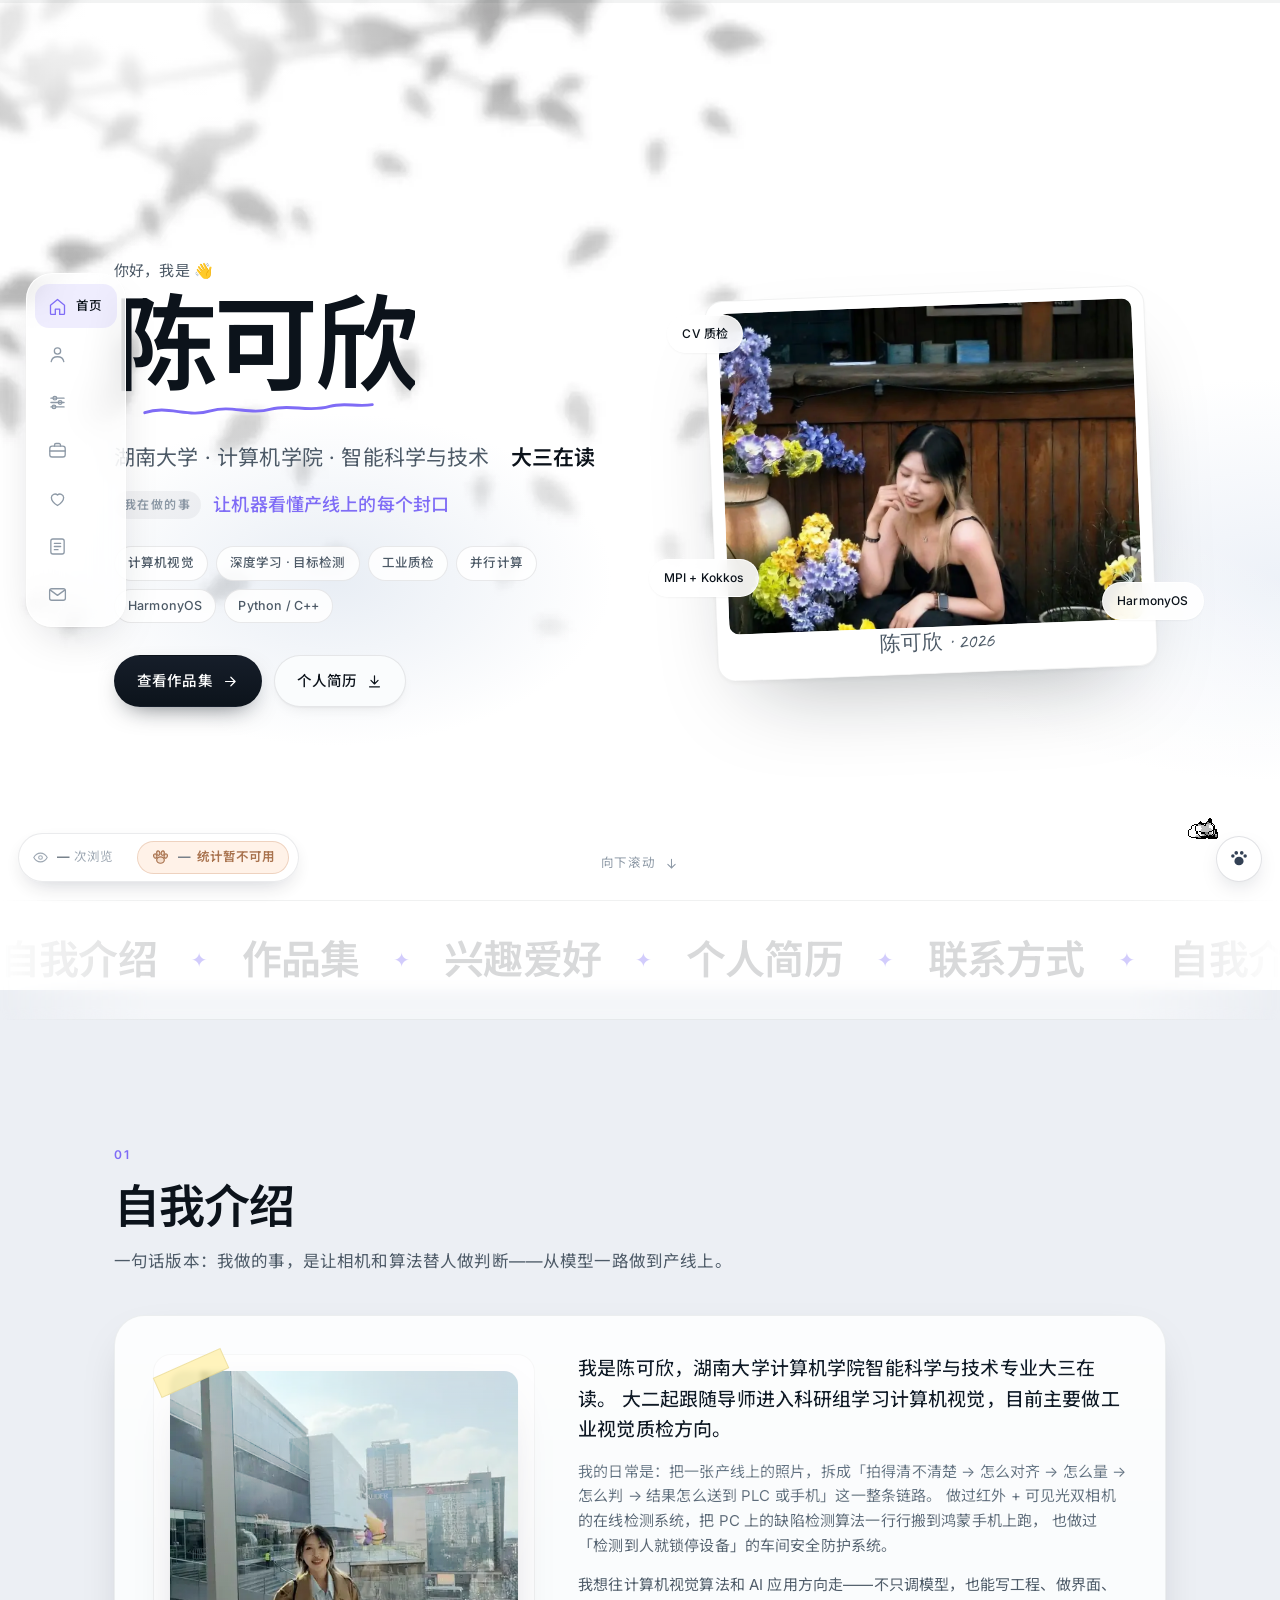
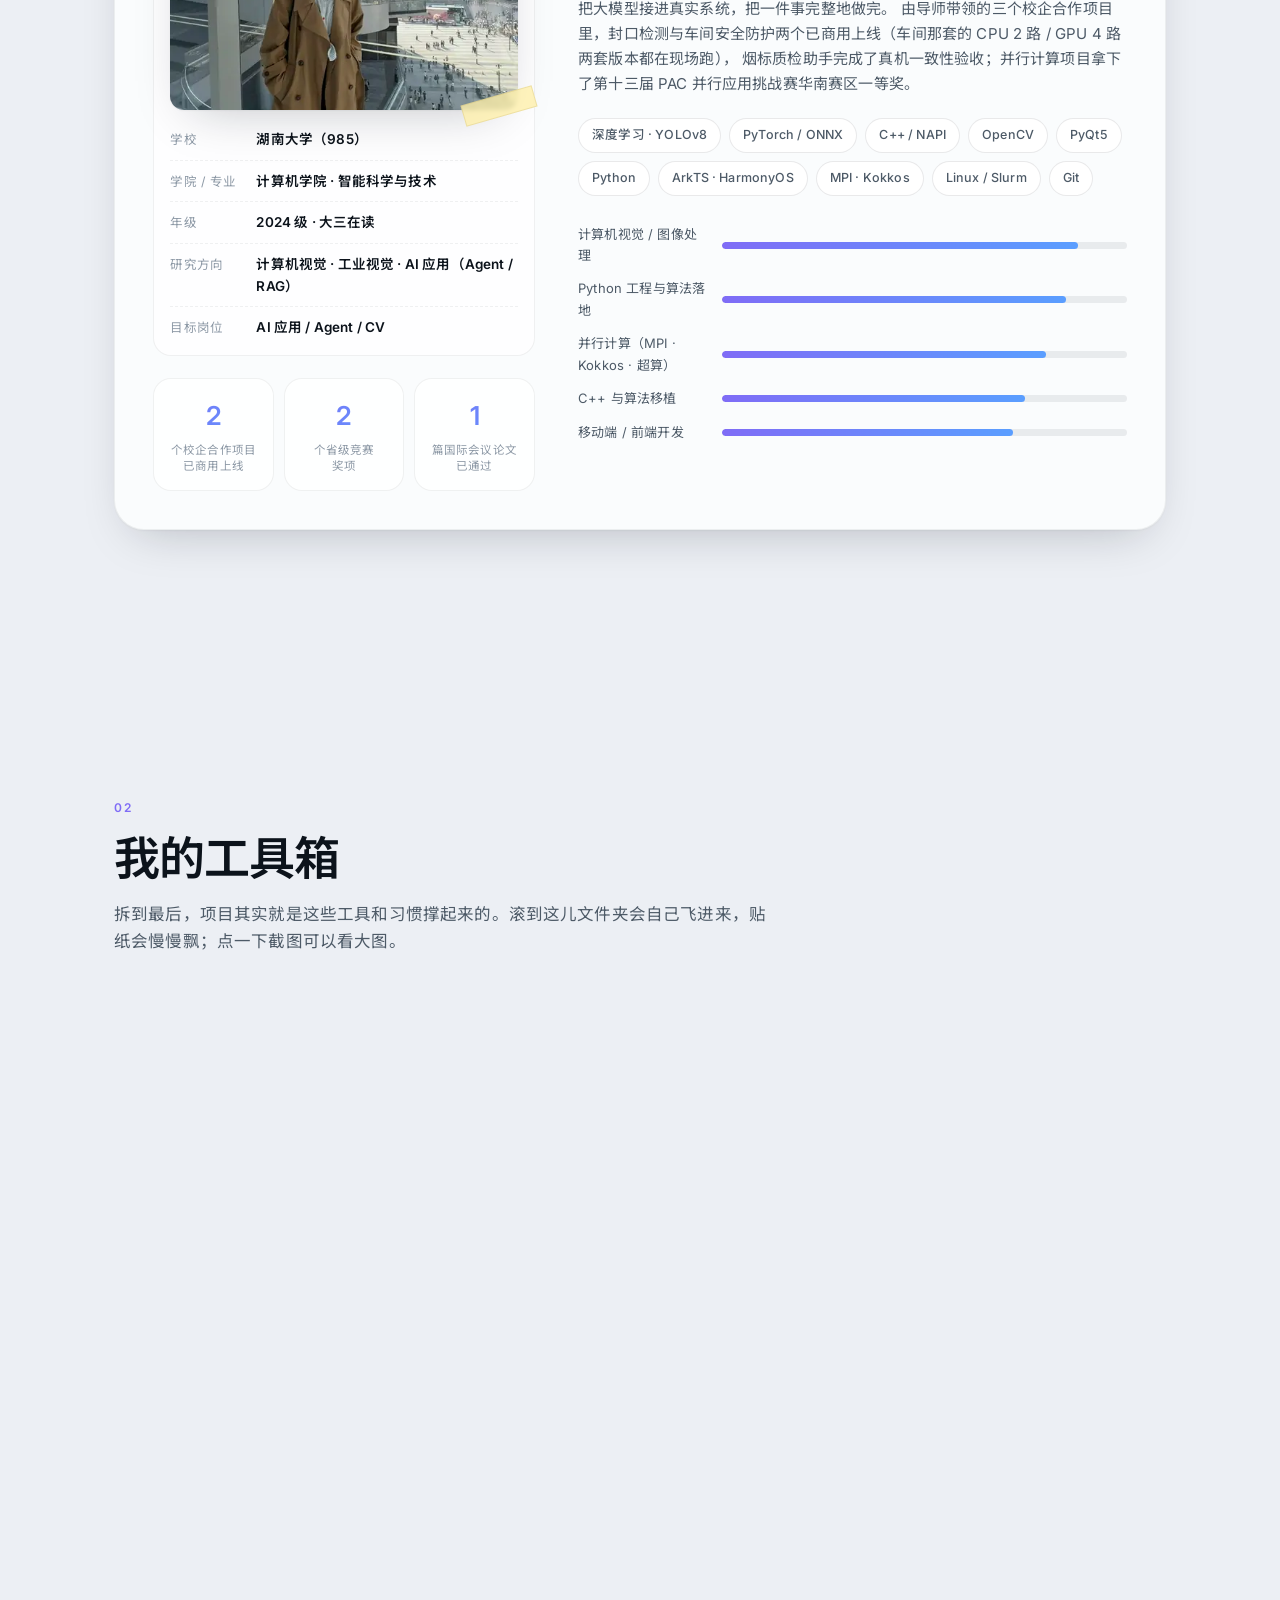
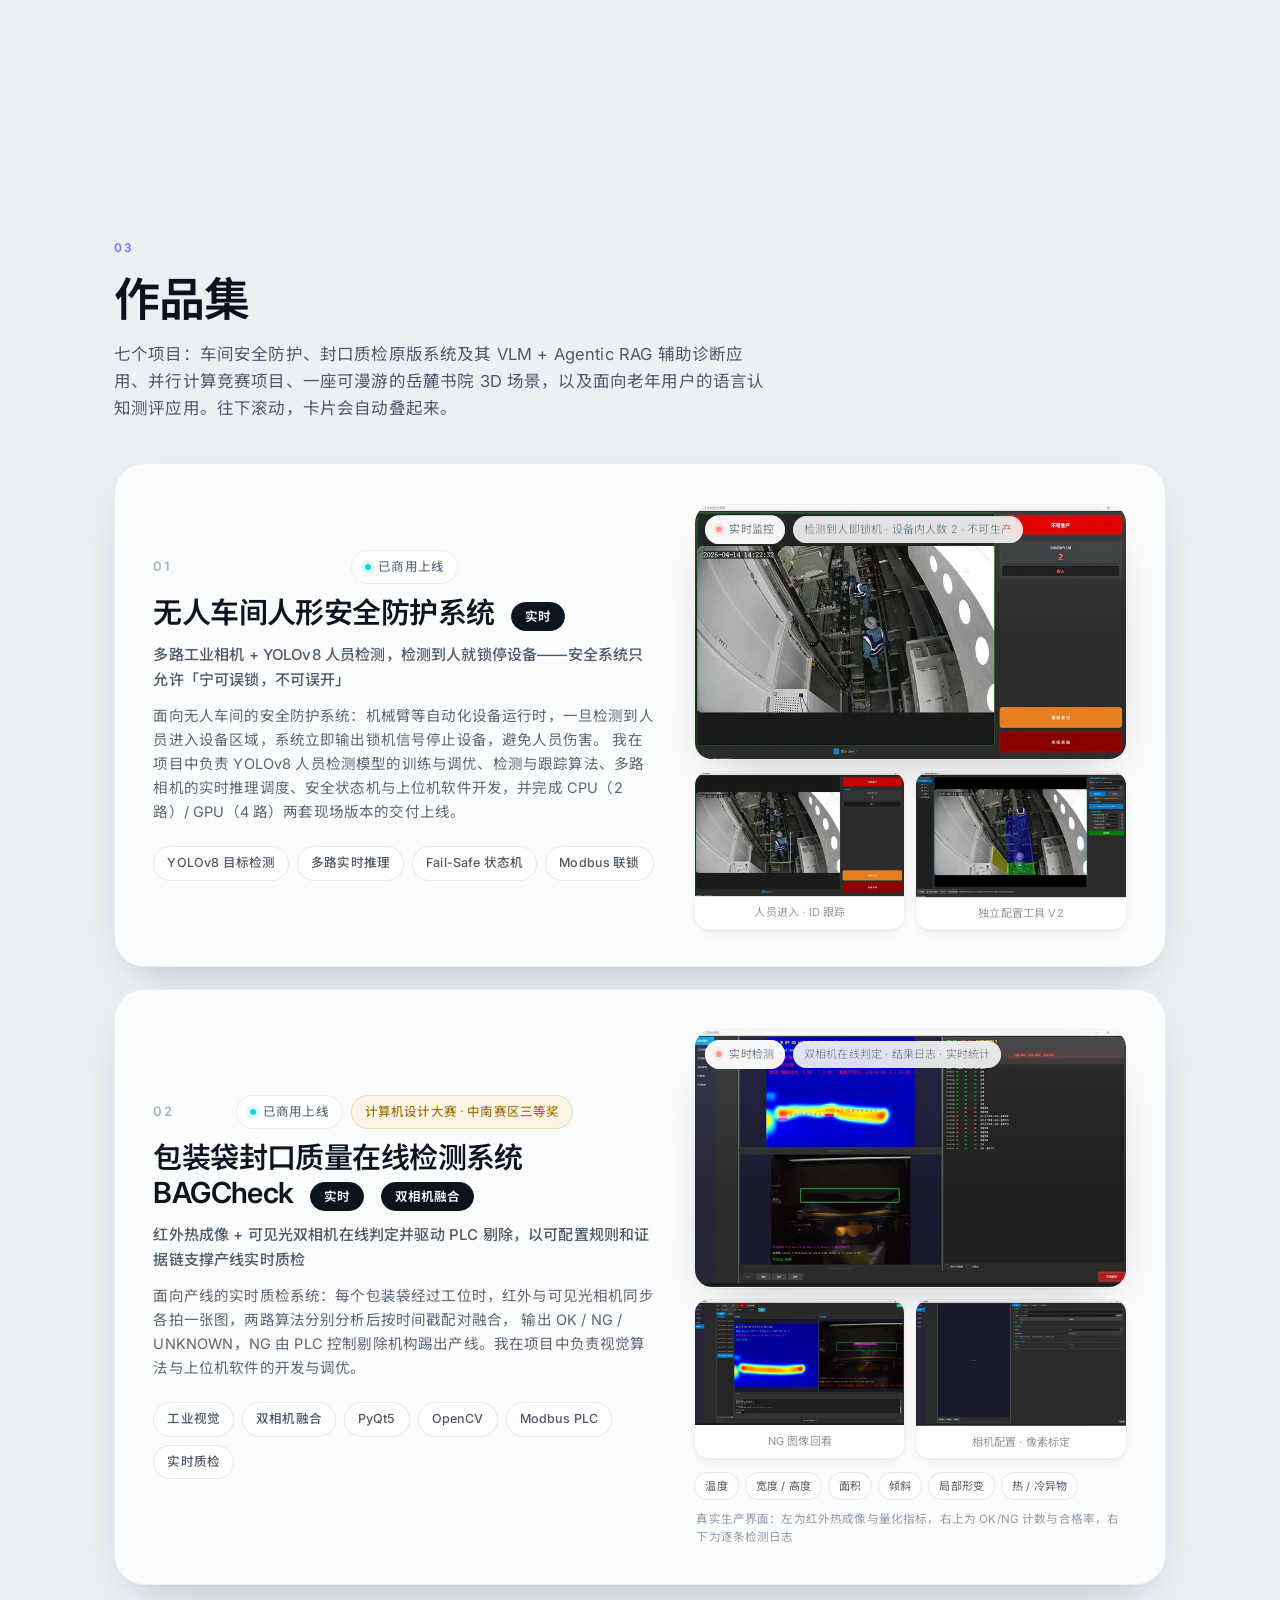
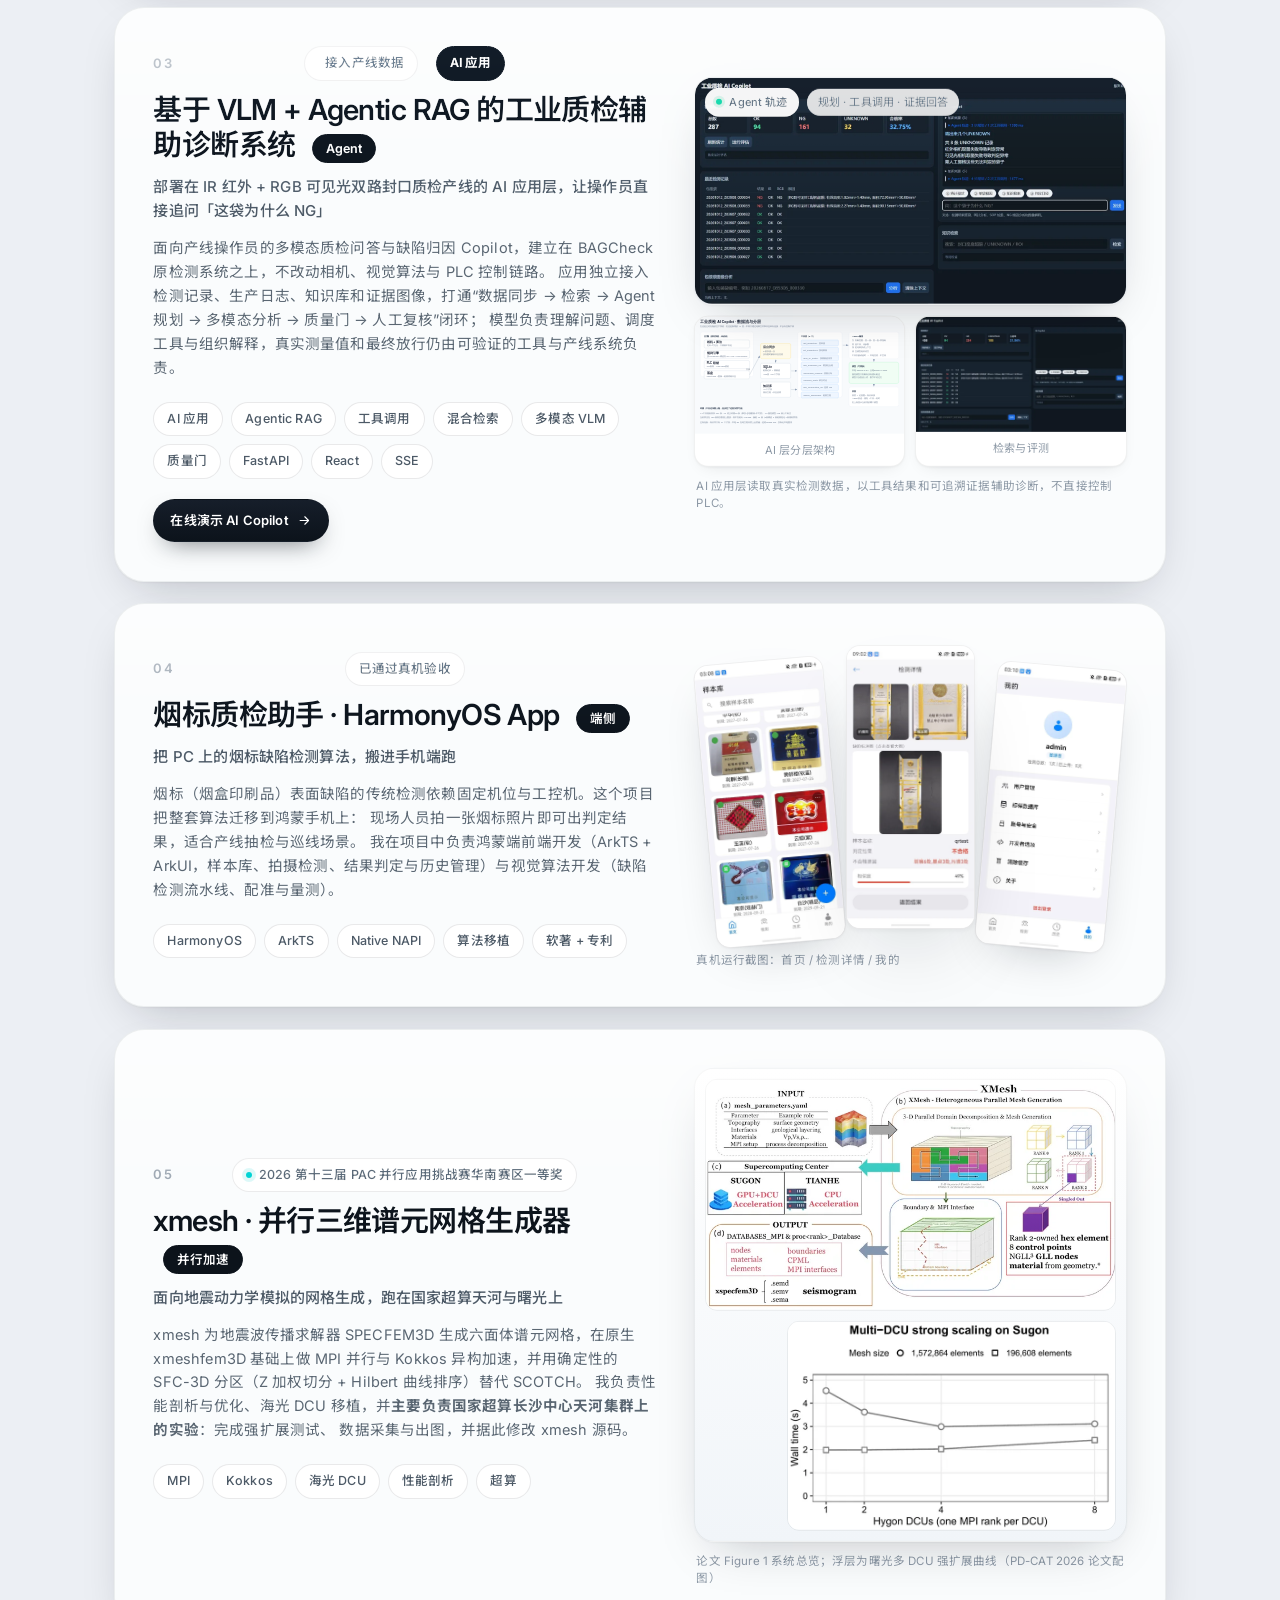
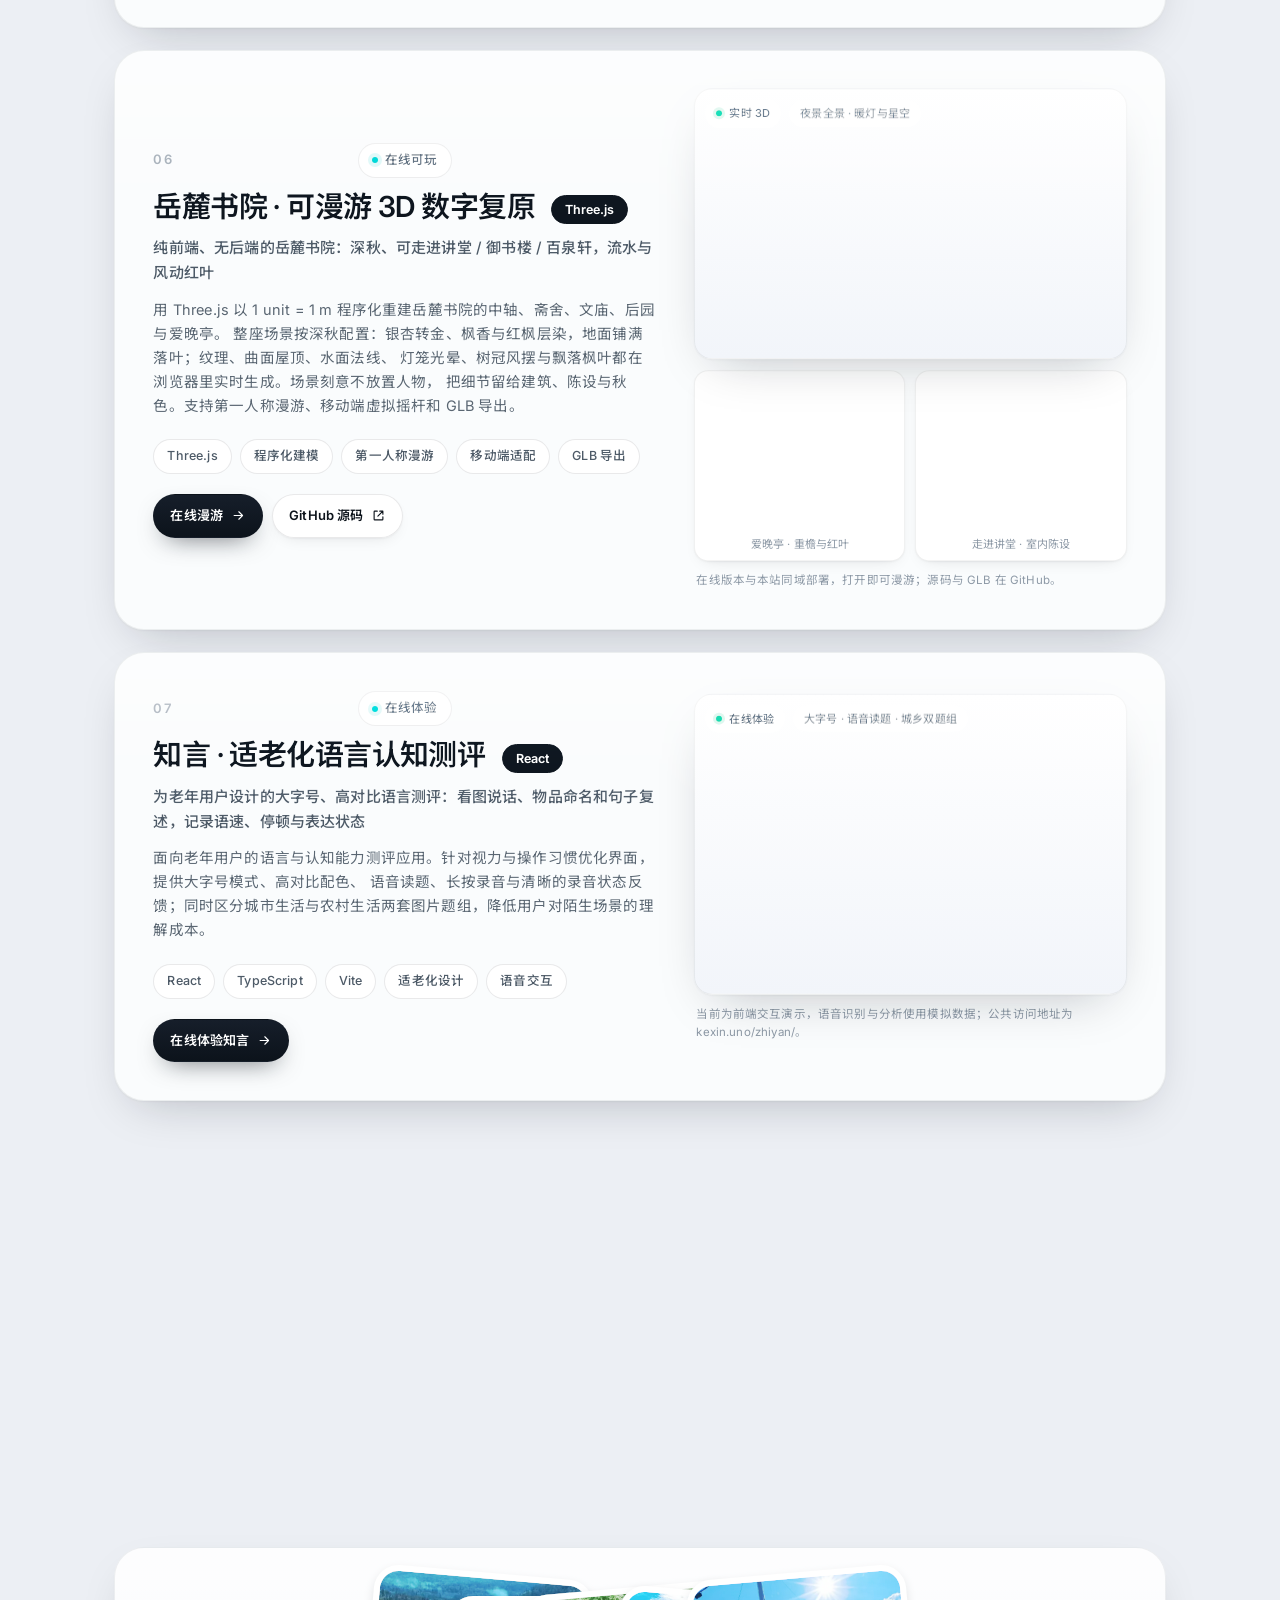
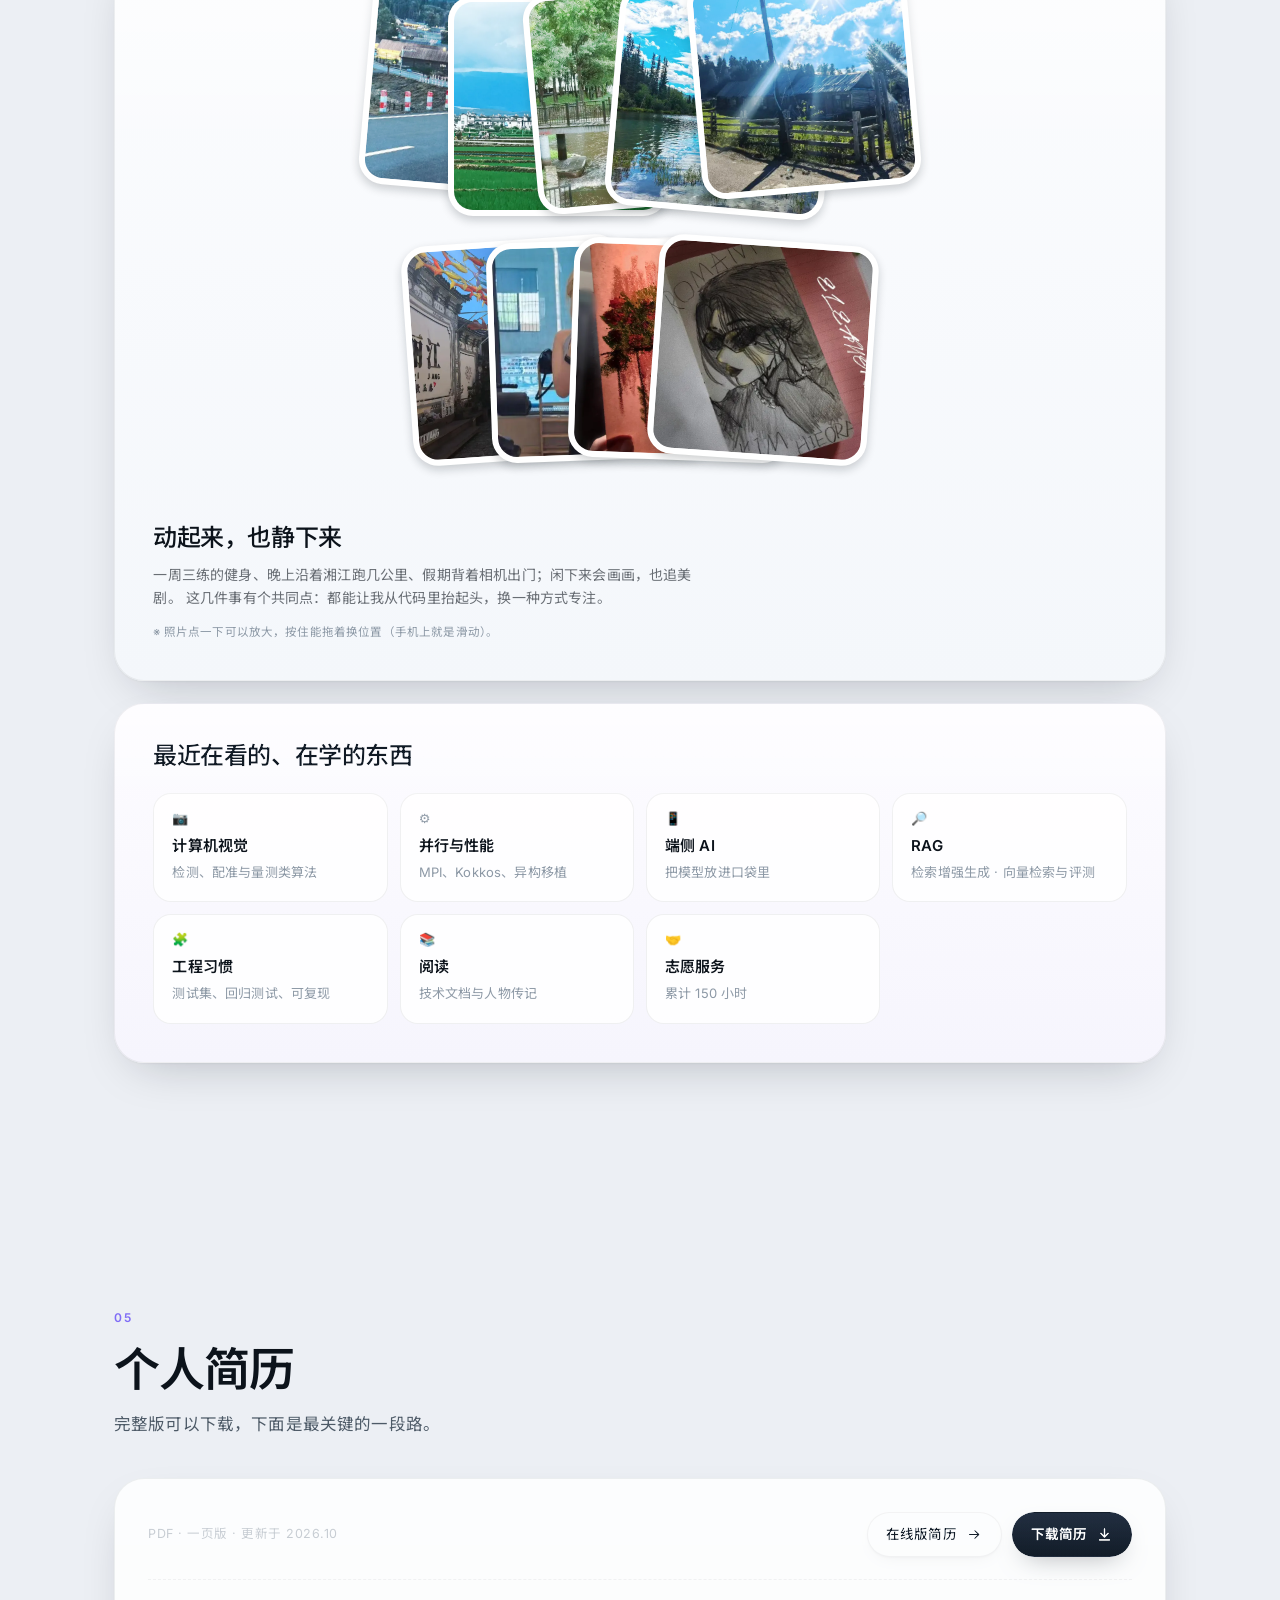
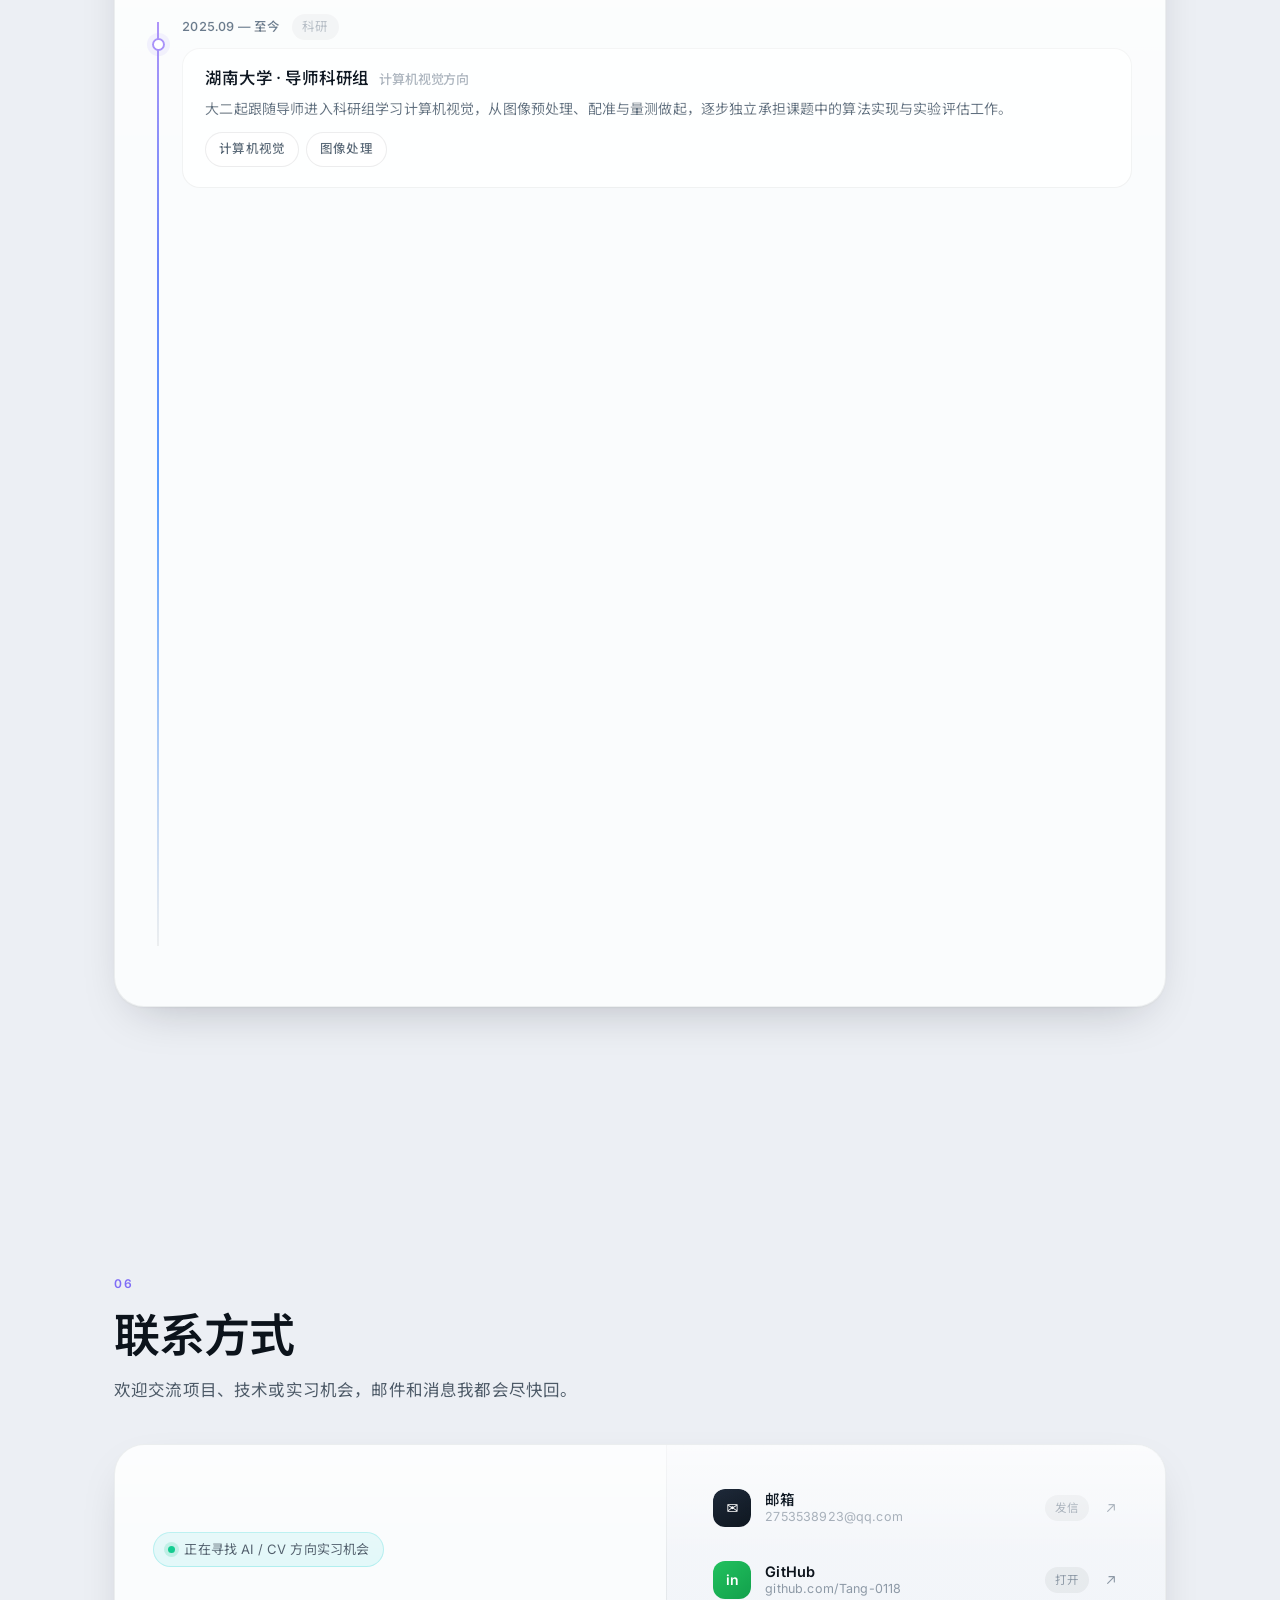
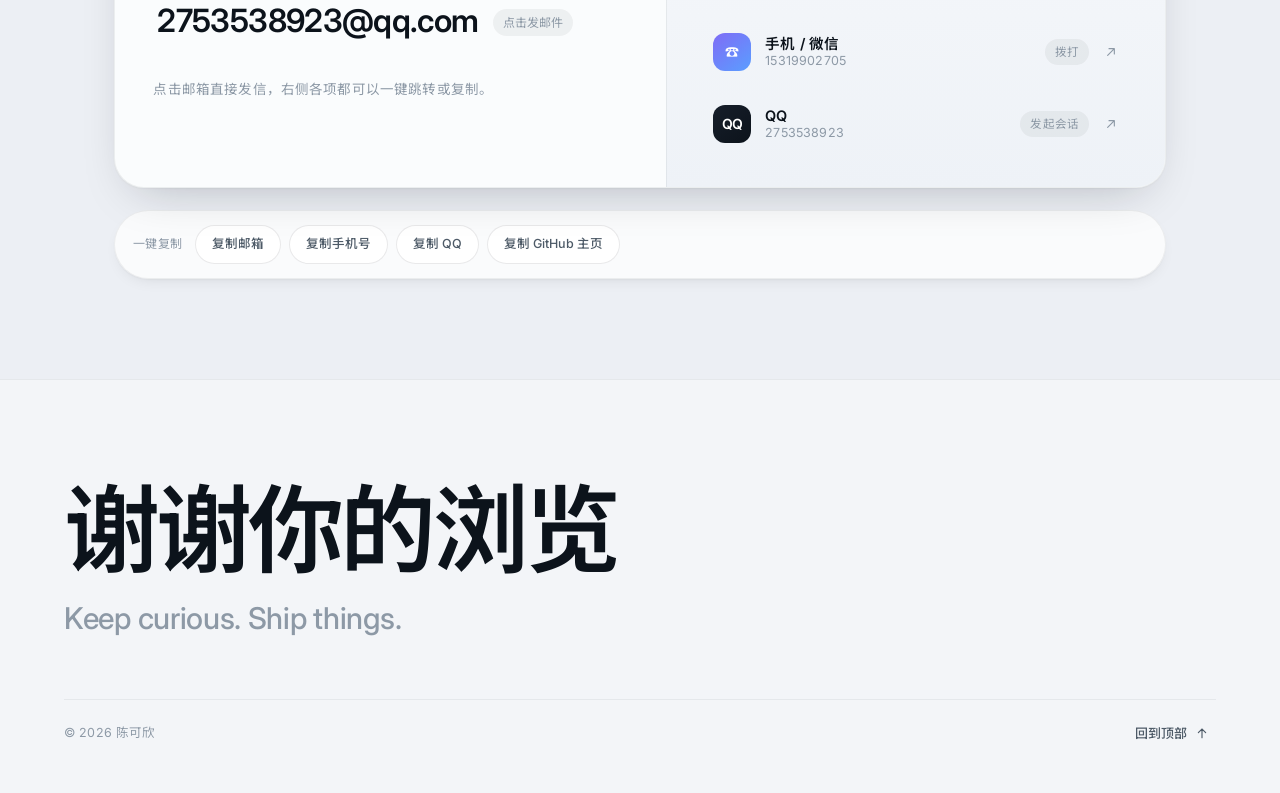
<file: index.html>
<!doctype html>
<html lang="zh-CN">
<head>
<meta charset="utf-8" />
<meta name="viewport" content="width=device-width, initial-scale=1" />
<title>陈可欣 | 生生不息，繁荣昌盛</title>
<meta name="description" content="陈可欣，湖南大学计算机学院智能科学与技术大三在读。研究方向为计算机视觉与深度学习算法落地，参与三个课题组校企合作项目（两个已商用上线）。这里是自我介绍、七个项目、兴趣爱好与个人简历。" />
<meta name="theme-color" content="#f7f8fa" />
<meta property="og:title" content="陈可欣 | 生生不息，繁荣昌盛" />
<meta property="og:type" content="website" />
<link rel="icon" href="/assets/favicon.ico?v=cat20261107" sizes="any" />
<link rel="icon" type="image/png" sizes="32x32" href="/assets/favicon-32.png?v=cat20261107" />
<link rel="icon" type="image/png" sizes="16x16" href="/assets/favicon-16.png?v=cat20261107" />
<link rel="apple-touch-icon" sizes="180x180" href="/assets/apple-touch-icon.png?v=cat20261107" />

<link rel="preconnect" href="https://fonts.googleapis.com" />
<link rel="preconnect" href="https://fonts.gstatic.com" crossorigin />
<link href="https://fonts.googleapis.com/css2?family=Inter:wght@400;500;600;700&family=Noto+Sans+SC:wght@400;500;700&family=Caveat:wght@600&display=swap" rel="stylesheet" media="print" onload="this.media='all'" />
<noscript><link href="https://fonts.googleapis.com/css2?family=Inter:wght@400;500;600;700&family=Noto+Sans+SC:wght@400;500;700&family=Caveat:wght@600&display=swap" rel="stylesheet" /></noscript>
<link rel="stylesheet" href="assets/css/style.css" />
<link rel="stylesheet" href="assets/css/site-stats.css" />
<link rel="preload" as="image" href="assets/me-hero.webp" type="image/webp" fetchpriority="high" />
<link rel="preload" as="script" href="assets/js/site-stats.js" />
<script src="assets/js/image-loader.js" defer></script>
<script src="assets/js/neko-ts/neko-bundle-lite.js" defer></script>
<script src="assets/js/neko-site.js" defer></script>
</head>
<body>

<!-- ============ 顶部滚动进度条 ============ -->
<div class="progress" aria-hidden="true"><span class="progress__bar" id="progressBar"></span></div>

<!-- ============ 跟随光晕（装饰） ============ -->
<div class="glow" id="glow" aria-hidden="true"></div>

<!-- ============ 页面柔和光斑纹理 ============ -->
<div class="texture" aria-hidden="true"></div>

<!-- ============ 左侧悬浮导航胶囊 ============ -->
<nav class="dock" id="dock" aria-label="页面导航">
  <a class="dock__item is-active" href="#home" data-nav="home" aria-label="首页" title="首页">
    <svg viewBox="0 0 24 24" aria-hidden="true"><path d="M4 10.6 12 4l8 6.6V20a1 1 0 0 1-1 1h-4.5v-6h-5v6H5a1 1 0 0 1-1-1z"/></svg>
    <span class="dock__label">首页</span>
  </a>
  <a class="dock__item" href="#about" data-nav="about" aria-label="关于我" title="关于我">
    <svg viewBox="0 0 24 24" aria-hidden="true"><circle cx="12" cy="8" r="3.6"/><path d="M4.8 20.2c.7-3.6 3.6-5.6 7.2-5.6s6.5 2 7.2 5.6"/></svg>
    <span class="dock__label">关于我</span>
  </a>
  <a class="dock__item" href="#toolbox" data-nav="toolbox" aria-label="工具箱" title="工具箱">
    <svg viewBox="0 0 24 24" aria-hidden="true"><path d="M4.5 7h15M4.5 12h15M4.5 17h15"/><circle cx="9" cy="7" r="2.1"/><circle cx="15" cy="12" r="2.1"/><circle cx="8" cy="17" r="2.1"/></svg>
    <span class="dock__label">工具箱</span>
  </a>
  <a class="dock__item" href="#work" data-nav="work" aria-label="作品集" title="作品集">
    <svg viewBox="0 0 24 24" aria-hidden="true"><rect x="3.2" y="7" width="17.6" height="12.4" rx="2.6"/><path d="M8.6 7V5.6A1.6 1.6 0 0 1 10.2 4h3.6a1.6 1.6 0 0 1 1.6 1.6V7"/><path d="M3.2 12.6h17.6"/></svg>
    <span class="dock__label">作品集</span>
  </a>
  <a class="dock__item" href="#interests" data-nav="interests" aria-label="兴趣爱好" title="兴趣爱好">
    <svg viewBox="0 0 24 24" aria-hidden="true"><path d="M12 20s-7-4.3-7-9.2A4.1 4.1 0 0 1 12 8.1a4.1 4.1 0 0 1 7 2.7C19 15.7 12 20 12 20z"/></svg>
    <span class="dock__label">兴趣爱好</span>
  </a>
  <a class="dock__item" href="#resume" data-nav="resume" aria-label="简历" title="简历">
    <svg viewBox="0 0 24 24" aria-hidden="true"><rect x="4.4" y="3.4" width="15.2" height="17.2" rx="2.4"/><path d="M8.4 8.4h7.2M8.4 12h7.2M8.4 15.6h4.2"/></svg>
    <span class="dock__label">简历</span>
  </a>
  <a class="dock__item" href="#contact" data-nav="contact" aria-label="联系方式" title="联系方式">
    <svg viewBox="0 0 24 24" aria-hidden="true"><rect x="3" y="5.4" width="18" height="13.2" rx="2.4"/><path d="m3.8 7 8.2 6 8.2-6"/></svg>
    <span class="dock__label">联系</span>
  </a>
</nav>

<main>

<!-- ==================== 首屏 ==================== -->
<header class="hero" id="home">
  <div class="hero__inner">

    <div class="hero__left">
      <p class="hero__eyebrow" data-reveal>你好，我是 👋</p>

      <h1 class="hero__name">
        <span class="mask"><span class="mask__in">陈可欣</span></span>
        <svg class="squiggle" viewBox="0 0 260 18" fill="none" aria-hidden="true">
          <path d="M2 12c26-9 48 6 74-2 24-7 44 5 68-2 22-6 42 4 66-3 16-5 30 1 48-2" />
        </svg>
      </h1>

      <p class="hero__role">湖南大学 · 计算机学院 · 智能科学与技术　<b>大三在读</b></p>

      <div class="rotator" data-reveal>
        <span class="rotator__label">我在做的事</span>
        <span class="rotator__viewport">
          <span class="rotator__list" id="rotatorList">
            <span class="rotator__item">让机器看懂产线上的每个封口</span>
            <span class="rotator__item">把代码跑进产线，也跑上超算</span>
            <span class="rotator__item">从算法、工程到界面，跑通全链路</span>
          </span>
        </span>
      </div>

      <div class="hero__tags" data-reveal>
        <span class="tag">计算机视觉</span>
        <span class="tag">深度学习 · 目标检测</span>
        <span class="tag">工业质检</span>
        <span class="tag">并行计算</span>
        <span class="tag">HarmonyOS</span>
        <span class="tag">Python / C++</span>
      </div>

      <div class="hero__cta" data-reveal>
        <a class="btn btn--primary" href="#work">
          查看作品集
          <svg viewBox="0 0 24 24" aria-hidden="true"><path d="M5 12h13M12.5 6l6 6-6 6"/></svg>
        </a>
        <a class="btn" href="#resume">
          个人简历
          <svg viewBox="0 0 24 24" aria-hidden="true"><path d="M12 4v11M7 10.5l5 5 5-5M5 19.5h14"/></svg>
        </a>
      </div>
    </div>

    <div class="hero__right">
      <figure class="photo-card">
        <img class="photo-card__img" src="assets/me-hero.webp" width="900" height="697" fetchpriority="high" decoding="async" alt="陈可欣" />
        <figcaption class="photo-card__cap">陈可欣 · 2026</figcaption>
      </figure>
      <span class="float-chip float-chip--1">CV 质检</span>
      <span class="float-chip float-chip--2">HarmonyOS</span>
      <span class="float-chip float-chip--3">MPI + Kokkos</span>
    </div>

  </div>

  <a class="scroll-hint" href="#about" aria-label="向下滚动">
    <span>向下滚动</span>
    <svg viewBox="0 0 24 24" aria-hidden="true"><path d="M12 5v13M6.5 12.5 12 18l5.5-5.5"/></svg>
  </a>
</header>
<script>
  requestAnimationFrame(function () {
    var hero = document.querySelector('.hero');
    var nameMask = document.querySelector('.hero__name .mask');
    if (hero) hero.classList.add('is-in');
    if (nameMask) nameMask.classList.add('is-in');
  });
</script>

<!-- ==================== 流动文字带 ==================== -->
<div class="marquee" aria-hidden="true">
  <div class="marquee__row">
    <div class="marquee__track">
      <span>自我介绍</span><i>✦</i><span>作品集</span><i>✦</i><span>兴趣爱好</span><i>✦</i><span>个人简历</span><i>✦</i><span>联系方式</span><i>✦</i>
      <span>自我介绍</span><i>✦</i><span>作品集</span><i>✦</i><span>兴趣爱好</span><i>✦</i><span>个人简历</span><i>✦</i><span>联系方式</span><i>✦</i>
    </div>
  </div>
</div>

<!-- ==================== 01 自我介绍 ==================== -->
<section class="section" id="about">
  <div class="section__head">
    <span class="section__kicker">01</span>
    <h2 class="section__title">自我介绍</h2>
    <p class="section__sub">一句话版本：我做的事，是让相机和算法替人做判断——从模型一路做到产线上。</p>
  </div>

  <div class="panel">
    <div class="about">
      <div class="about__side">
        <div class="info-card">
          <div class="photo-frame">
            <img class="photo-frame__img" src="assets/me-portrait-intro.webp" srcset="assets/me-portrait-intro-720.webp 480w, assets/me-portrait-intro.webp 700w" sizes="(max-width: 1080px) 92vw, 320px" width="700" height="700" loading="lazy" decoding="async" alt="陈可欣的个人照片" />
            <span class="tape tape--l"></span>
            <span class="tape tape--r"></span>
          </div>
          <ul class="info-list">
            <li><span>学校</span><b>湖南大学（985）</b></li>
            <li><span>学院 / 专业</span><b>计算机学院 · 智能科学与技术</b></li>
            <li><span>年级</span><b>2024 级 · 大三在读</b></li>
            <li><span>研究方向</span><b>计算机视觉 · 工业视觉 · AI 应用（Agent / RAG）</b></li>
            <li><span>目标岗位</span><b>AI 应用 / Agent / CV</b></li>
          </ul>
        </div>

        <div class="facts">
          <div class="fact"><b class="fact__num" data-count="2">2</b><span>个校企合作项目<br>已商用上线</span></div>
          <div class="fact"><b class="fact__num" data-count="2">2</b><span>个省级竞赛<br>奖项</span></div>
          <div class="fact"><b class="fact__num" data-count="1">1</b><span>篇国际会议论文<br>已通过</span></div>
        </div>
      </div>

      <div class="about__body">
        <p class="lead">
          我是陈可欣，湖南大学计算机学院智能科学与技术专业大三在读。
          大二起跟随导师进入科研组学习计算机视觉，目前主要做工业视觉质检方向。
        </p>
        <p>
          我的日常是：把一张产线上的照片，拆成「拍得清不清楚 → 怎么对齐 → 怎么量 → 怎么判 → 结果怎么送到 PLC 或手机」这一整条链路。
          做过红外 + 可见光双相机的在线检测系统，把 PC 上的缺陷检测算法一行行搬到鸿蒙手机上跑，
          也做过「检测到人就锁停设备」的车间安全防护系统。
        </p>
        <p>
          我想往计算机视觉算法和 AI 应用方向走——不只调模型，也能写工程、做界面、把大模型接进真实系统，把一件事完整地做完。
          由导师带领的三个校企合作项目里，封口检测与车间安全防护两个已商用上线（车间那套的 CPU 2 路 / GPU 4 路两套版本都在现场跑），
          烟标质检助手完成了真机一致性验收；并行计算项目拿下了第十三届 PAC 并行应用挑战赛华南赛区一等奖。
        </p>

        <div class="chips">
          <span class="chip">深度学习 · YOLOv8</span>
          <span class="chip">PyTorch / ONNX</span>
          <span class="chip">C++ / NAPI</span>
          <span class="chip">OpenCV</span>
          <span class="chip">PyQt5</span>
          <span class="chip">Python</span>
          <span class="chip">ArkTS · HarmonyOS</span>
          <span class="chip">MPI · Kokkos</span>
          <span class="chip">Linux / Slurm</span>
          <span class="chip">Git</span>
        </div>

        <div class="skills" id="skills">
          <div class="skill" data-level="88"><span class="skill__name">计算机视觉 / 图像处理</span><span class="skill__track"><i></i></span></div>
          <div class="skill" data-level="85"><span class="skill__name">Python 工程与算法落地</span><span class="skill__track"><i></i></span></div>
          <div class="skill" data-level="80"><span class="skill__name">并行计算（MPI · Kokkos · 超算）</span><span class="skill__track"><i></i></span></div>
          <div class="skill" data-level="75"><span class="skill__name">C++ 与算法移植</span><span class="skill__track"><i></i></span></div>
          <div class="skill" data-level="72"><span class="skill__name">移动端 / 前端开发</span><span class="skill__track"><i></i></span></div>
        </div>
      </div>
    </div>
  </div>
</section>

<!-- ==================== 02 我的工具箱 ==================== -->
<section class="section" id="toolbox">
  <div class="section__head" data-reveal>
    <span class="section__kicker">02</span>
    <h2 class="section__title">我的工具箱</h2>
    <p class="section__sub">拆到最后，项目其实就是这些工具和习惯撑起来的。滚到这儿文件夹会自己飞进来，贴纸会慢慢飘；点一下截图可以看大图。</p>
  </div>

  <div class="panel panel--toolbox" data-reveal>
    <div class="toolkit" id="toolkit">

      <!-- 中间的大字：白字 + 黑描边，微微歪一点 -->
      <p class="toolkit__label">CV <span>×</span> HPC <span>×</span> AI</p>

      <!-- 贴纸标签：围着各自的文件夹摆，层级始终在文件夹下面，不会挡住口袋里的截图 -->
      <span class="sticker sticker--a1" style="--r:-8deg;--fx:3px;--fy:-7px;--dur:3.8s;--d:-1.1s">Python</span>
      <span class="sticker sticker--a2" style="--r:5deg;--fx:-4px;--fy:6px;--dur:4.6s;--d:-2.7s">PyQt5</span>
      <span class="sticker sticker--a3" style="--r:-5deg;--fx:5px;--fy:-5px;--dur:4.1s;--d:-3.4s">OpenCV</span>

      <span class="sticker sticker--b1" style="--r:6deg;--fx:-5px;--fy:-6px;--dur:4.3s;--d:-0.6s">ArkTS</span>
      <span class="sticker sticker--b2" style="--r:-4deg;--fx:4px;--fy:9px;--dur:3.6s;--d:-1.8s">FTP 上传</span>
      <span class="sticker sticker--b3" style="--r:4deg;--fx:-3px;--fy:-8px;--dur:4.8s;--d:-3.1s">NAPI</span>

      <span class="sticker sticker--c1" style="--r:-6deg;--fx:4px;--fy:8px;--dur:4.2s;--d:-0.9s">HIP · DCU</span>
      <span class="sticker sticker--c2" style="--r:5deg;--fx:-5px;--fy:-7px;--dur:3.9s;--d:-2.2s">MPI · Kokkos</span>
      <span class="sticker sticker--c3" style="--r:-3deg;--fx:3px;--fy:7px;--dur:4.5s;--d:-3.6s">Linux · Slurm</span>

      <!-- 文件夹 1：工业质检 -->
      <div class="folder folder--a" style="--rot:-8deg;--fx:-210px;--fy:210px;--mid:1.5">
        <div class="folder__stack">
          <figure class="folder__item" style="--i:0">
            <img src="assets/projects/seal-ui-realtime.webp" alt="封口质检系统实时检测界面：合格状态" width="1200" height="714" srcset="assets/projects/seal-ui-realtime-560.webp" loading="lazy" fetchpriority="low" decoding="async" />
          </figure>
          <figure class="folder__item" style="--i:1">
            <img src="assets/projects/seal-ui-ng.webp" alt="封口质检系统实时检测界面：不合格状态" width="1200" height="717" srcset="assets/projects/seal-ui-ng-560.webp" loading="lazy" fetchpriority="low" decoding="async" />
          </figure>
          <figure class="folder__item" style="--i:2">
            <img src="assets/projects/seal-ui-ngview.webp" alt="NG 图像回看界面：数据回溯" width="1200" height="716" srcset="assets/projects/seal-ui-ngview-560.webp" loading="lazy" fetchpriority="low" decoding="async" />
          </figure>
          <figure class="folder__item" style="--i:3">
            <img src="assets/projects/seal-ui-config.webp" alt="相机配置与像素标定界面" width="1200" height="718" srcset="assets/projects/seal-ui-config-560.webp" loading="lazy" fetchpriority="low" decoding="async" />
          </figure>
        </div>
        <div class="folder__front"><span class="folder__mark">CKX</span></div>
        <p class="folder__cap">工业质检 · 检测 / 数据回溯</p>
      </div>

      <!-- 文件夹 2：鸿蒙应用 -->
      <div class="folder folder--b" style="--rot:8deg;--fx:210px;--fy:210px;--mid:2">
        <div class="folder__stack">
          <figure class="folder__item" style="--i:0">
            <img src="assets/projects/yanbiao-1.webp" alt="鸿蒙 App：样本库首页" width="560" height="1239" srcset="assets/projects/yanbiao-1-280.webp" loading="lazy" fetchpriority="low" decoding="async" />
          </figure>
          <figure class="folder__item" style="--i:1">
            <img src="assets/projects/yanbiao-4.webp" alt="鸿蒙 App：检测详情与量化指标" width="520" height="1150" srcset="assets/projects/yanbiao-4-280.webp" loading="lazy" fetchpriority="low" decoding="async" />
          </figure>
          <figure class="folder__item" style="--i:2">
            <img src="assets/projects/yanbiao-3.webp" alt="鸿蒙 App：检测结果判定" width="560" height="1239" srcset="assets/projects/yanbiao-3-280.webp" loading="lazy" fetchpriority="low" decoding="async" />
          </figure>
          <figure class="folder__item" style="--i:3">
            <img src="assets/projects/yanbiao-5.webp" alt="鸿蒙 App：检测历史" width="520" height="1150" srcset="assets/projects/yanbiao-5-280.webp" loading="lazy" fetchpriority="low" decoding="async" />
          </figure>
          <figure class="folder__item" style="--i:4">
            <img src="assets/projects/yanbiao-6.webp" alt="鸿蒙 App：我的 / 用户管理" width="520" height="1150" srcset="assets/projects/yanbiao-6-280.webp" loading="lazy" fetchpriority="low" decoding="async" />
          </figure>
        </div>
        <div class="folder__front"><span class="folder__mark">CKX</span></div>
        <p class="folder__cap">鸿蒙应用 · 5 张真机截图</p>
      </div>

      <!-- 文件夹 3：超算实验 -->
      <div class="folder folder--c" style="--rot:2.5deg;--fx:0px;--fy:210px;--mid:1">
        <div class="folder__stack">
          <figure class="folder__item" style="--i:0">
            <img src="assets/projects/xmesh-overview.webp" alt="xmesh 系统总览图" width="1200" height="675" srcset="assets/projects/xmesh-overview-560.webp" loading="lazy" fetchpriority="low" decoding="async" />
          </figure>
          <figure class="folder__item" style="--i:1">
            <img src="assets/projects/xmesh-terrain.webp" alt="真实地形模型网格" width="1200" height="1018" srcset="assets/projects/xmesh-terrain-560.webp" loading="lazy" fetchpriority="low" decoding="async" />
          </figure>
          <figure class="folder__item" style="--i:2">
            <img src="assets/projects/xmesh-dcu-scaling.webp" alt="曙光 DCU 扩展与加速比曲线" width="1200" height="435" srcset="assets/projects/xmesh-dcu-scaling-560.webp" loading="lazy" fetchpriority="low" decoding="async" />
          </figure>
        </div>
        <div class="folder__front"><span class="folder__mark">CKX</span></div>
        <p class="folder__cap">超算实验 · 天河 / 曙光 DCU</p>
      </div>

    </div>
  </div>
</section>

<!-- ==================== 03 作品集 ==================== -->
<section class="section section--work" id="work">
  <div class="section__head" data-reveal>
    <span class="section__kicker">03</span>
    <h2 class="section__title">作品集</h2>
    <p class="section__sub">七个项目：车间安全防护、封口质检原版系统及其 VLM + Agentic RAG 辅助诊断应用、并行计算竞赛项目、一座可漫游的岳麓书院 3D 场景，以及面向老年用户的语言认知测评应用。往下滚动，卡片会自动叠起来。</p>
  </div>

  <div class="stack" id="workStack">

    <!-- 项目 1 -->
    <article class="panel panel--project">
      <div class="project">
        <div class="project__body">
          <div class="project__top">
            <span class="project__index">01</span>
            <span class="project__topTags">
              <span class="tag tag--live"><i></i>已商用上线</span>
            </span>
          </div>
          <h3 class="project__title">无人车间人形安全防护系统 <span class="tag tag--feat">实时</span></h3>
          <p class="project__sub">多路工业相机 + YOLOv8 人员检测，检测到人就锁停设备——安全系统只允许「宁可误锁，不可误开」</p>
          <p class="project__desc">
            面向无人车间的安全防护系统：机械臂等自动化设备运行时，一旦检测到人员进入设备区域，系统立即输出锁机信号停止设备，避免人员伤害。
            我在项目中负责 YOLOv8 人员检测模型的训练与调优、检测与跟踪算法、多路相机的实时推理调度、安全状态机与上位机软件开发，并完成 CPU（2 路）/ GPU（4 路）两套现场版本的交付上线。
          </p>
          <ul class="project__points">
            <li><b>检测与实时调度</b>：YOLOv8 单类人员检测（conf 0.3 / NMS 0.5），2–4 路 1280×720 工业相机并发；推理按「只保留最新帧 + 轮询公平调度 + batch=1」组织，不等待凑批，避免高帧率相机饿死其它路与旧帧堆积</li>
            <li><b>多后端部署</b>：以 ModelFactory 统一 backend 与模型协议，同一套业务链可在 PyTorch（CUDA / CPU）、ONNXRuntime CPU、算能 Sophon NPU（bmodel）之间切换，现场按算力选版本</li>
            <li><b>区域与方向判定</b>：多边形 ROI 划分 ON / IN / OUT 三区，门区短轨迹状态机按位移投影（可叠加拓扑得分）判定 ENTER / LEAVE，对检测抖动与丢帧容错，输出设备内实时人数与进出净流量</li>
            <li><b>Fail-Safe 安全链路</b>：STARTUP_LOCK / PERSON_LOCK / FAULT_LOCK / UNLOCK 状态机——启动默认锁机、检测到人保持锁机、相机 / 推理 / 跟踪 / 计数 / IO 任一模块心跳超时即判故障并强制锁机；复位需同时满足「无人 + 无故障 + 模块健康」并在执行前二次复查</li>
            <li><b>时延验收与工控联锁</b>：端到端以 T0 相机取帧 → T1 继电器写入成功为口径、限值 200 ms，拆成 acquire / scheduler / infer / rule / safety / io 六段统计 p95 / p99 与合格率；锁机经 Modbus RTU 继电器输出并保留 DI 软复位，IO 侧 3 次重试 + 死信队列 + 紧急锁机回调</li>
          </ul>
          <div class="project__tags">
            <span class="tag">YOLOv8 目标检测</span><span class="tag">多路实时推理</span><span class="tag">Fail-Safe 状态机</span><span class="tag">Modbus 联锁</span>
          </div>
        </div>

        <div class="project__media" data-parallax>
          <figure class="ui-main">
            <img src="assets/projects/safety-live-2.webp" alt="无人车间安全系统实时监控：两人进入设备区，系统判定不可生产" width="1200" height="709" srcset="assets/projects/safety-live-2-720.webp 720w, assets/projects/safety-live-2.webp 1200w" loading="lazy" decoding="async" sizes="(max-width: 1080px) 92vw, 520px" />
            <figcaption>
              <span class="chip chip--ng"><i></i>实时监控</span>
              <span class="ui-main__txt">检测到人即锁机 · 设备内人数 2 · 不可生产</span>
            </figcaption>
          </figure>
          <div class="ui-row">
            <figure class="ui-thumb">
              <img src="assets/projects/safety-live-enter.webp" alt="人员进入设备区：画面检出人员并给出 ID，右侧显示当前设备内人数 1、状态有人、系统判为不可生产" width="1200" height="712" srcset="assets/projects/safety-live-enter-720.webp 720w, assets/projects/safety-live-enter.webp 1200w" loading="lazy" decoding="async" sizes="(max-width: 1080px) 92vw, 520px" />
              <figcaption>人员进入 · ID 跟踪</figcaption>
            </figure>
            <figure class="ui-thumb">
              <img src="assets/projects/safety-config.webp" alt="独立配置工具 V2：ROI 区域 / Gate 跟踪 / 相机连接参数" width="1200" height="714" srcset="assets/projects/safety-config-720.webp 720w, assets/projects/safety-config.webp 1200w" loading="lazy" decoding="async" sizes="(max-width: 1080px) 92vw, 520px" />
              <figcaption>独立配置工具 V2</figcaption>
            </figure>
          </div>
        </div>
      </div>
    </article>

    <!-- 项目 2：原版检测系统 -->
    <article class="panel panel--project">
      <div class="project">
        <div class="project__body">
          <div class="project__top">
            <span class="project__index">02</span>
            <span class="project__topTags">
              <span class="tag tag--live"><i></i>已商用上线</span>
              <span class="tag tag--award">计算机设计大赛 · 中南赛区三等奖</span>
            </span>
          </div>
          <h3 class="project__title">包装袋封口质量在线检测系统 BAGCheck <span class="tag tag--feat">实时</span> <span class="tag tag--feat">双相机融合</span></h3>
          <p class="project__sub">红外热成像 + 可见光双相机在线判定并驱动 PLC 剔除，以可配置规则和证据链支撑产线实时质检</p>
          <p class="project__desc">
            面向产线的实时质检系统：每个包装袋经过工位时，红外与可见光相机同步各拍一张图，两路算法分别分析后按时间戳配对融合，
            输出 OK / NG / UNKNOWN，NG 由 PLC 控制剔除机构踢出产线。我在项目中负责视觉算法与上位机软件的开发与调优。
          </p>
          <ul class="project__points">
            <li><b>双相机同步</b>：硬件触发 + 时间戳配对聚合，任一路异常即判 UNKNOWN，避免漏检</li>
            <li><b>IR 侧量化</b>：温度、宽度、高度、面积、倾斜、局部形变与异物；异物用“局部温度参考 + MAD 自适应阈值”，比固定阈值更适应不同袋型</li>
            <li><b>RGB 侧</b>：动态规划跟踪封口上边缘基准线 + RANSAC 拟合，抑制褶皱、银边、金属高光造成的假阳性</li>
            <li><b>配置驱动 + 规则引擎</b>：阈值热更新，现场调参不用改代码、不用重新打包</li>
            <li><b>数据回溯</b>：NG 图像回看页支持按 <b>OK / NG / UNKNOWN</b> + 日期时间筛选，提供“缺陷浏览 / 异常统计”双视图，逐条回看红外与可见光原图、缺陷框位置与判定原因，可翻页与导出</li>
            <li><b>日志与统计</b>：实时输出每条结果的时间、IR / RGB 状态、综合判定和原因，统计 OK / NG / UNKNOWN 数量与合格率；日志按天滚动留存</li>
            <li><b>证据链</b>：原图、温度矩阵、标注图、结果 JSON 全留存，配独立离线回放工具批量重跑导出</li>
            <li><b>落地</b>：Python 3.10 + PyQt5 + OpenCV，PyInstaller 打包交付，PLC 走 Modbus RTU 并带预检与 fail-safe</li>
          </ul>
          <div class="project__tags">
            <span class="tag">工业视觉</span><span class="tag">双相机融合</span><span class="tag">PyQt5</span><span class="tag">OpenCV</span><span class="tag">Modbus PLC</span><span class="tag">实时质检</span>
          </div>
        </div>

        <div class="project__media" data-parallax>
          <figure class="ui-main">
            <img src="assets/projects/seal-ui-ng.webp" alt="实时检测界面：红外与可见光双路同时判定，右侧为检测结果日志" width="1200" height="717" srcset="assets/projects/seal-ui-ng-720.webp 720w, assets/projects/seal-ui-ng.webp 1200w" loading="lazy" decoding="async" sizes="(max-width: 1080px) 92vw, 520px" />
            <figcaption>
              <span class="chip chip--ng"><i></i>实时检测</span>
              <span class="ui-main__txt">双相机在线判定 · 结果日志 · 实时统计</span>
            </figcaption>
          </figure>
          <div class="ui-row">
            <figure class="ui-thumb">
              <img src="assets/projects/seal-ui-ngview.webp" alt="NG 图像回看：按状态与时间筛选，逐条回看红外与可见光原图" width="1200" height="716" srcset="assets/projects/seal-ui-ngview-720.webp 720w, assets/projects/seal-ui-ngview.webp 1200w" loading="lazy" decoding="async" sizes="(max-width: 1080px) 92vw, 520px" />
              <figcaption>NG 图像回看</figcaption>
            </figure>
            <figure class="ui-thumb">
              <img src="assets/projects/seal-ui-config.webp" alt="相机配置与像素标定界面" width="1200" height="718" srcset="assets/projects/seal-ui-config-720.webp 720w, assets/projects/seal-ui-config.webp 1200w" loading="lazy" decoding="async" sizes="(max-width: 1080px) 92vw, 520px" />
              <figcaption>相机配置 · 像素标定</figcaption>
            </figure>
          </div>
          <div class="media__rows media__rows--light">
            <span class="row-chip row-chip--light">温度</span>
            <span class="row-chip row-chip--light">宽度 / 高度</span>
            <span class="row-chip row-chip--light">面积</span>
            <span class="row-chip row-chip--light">倾斜</span>
            <span class="row-chip row-chip--light">局部形变</span>
            <span class="row-chip row-chip--light">热 / 冷异物</span>
          </div>
          <p class="media__note">真实生产界面：左为红外热成像与量化指标，右上为 OK/NG 计数与合格率，右下为逐条检测日志</p>
        </div>
      </div>
    </article>

    <!-- 项目 3：AI 应用层 -->
    <article class="panel panel--project">
      <div class="project">
        <div class="project__body">
          <div class="project__top">
            <span class="project__index">03</span>
            <span class="project__topTags">
              <span class="tag"><i></i>接入产线数据</span>
              <span class="tag tag--feat">AI 应用</span>
            </span>
          </div>
          <h3 class="project__title">基于 VLM + Agentic RAG 的工业质检辅助诊断系统 <span class="tag tag--feat">Agent</span></h3>
          <p class="project__sub">部署在 IR 红外 + RGB 可见光双路封口质检产线的 AI 应用层，让操作员直接追问「这袋为什么 NG」</p>
          <p class="project__desc">
            面向产线操作员的多模态质检问答与缺陷归因 Copilot，建立在 BAGCheck 原检测系统之上，不改动相机、视觉算法与 PLC 控制链路。
            应用独立接入检测记录、生产日志、知识库和证据图像，打通“数据同步 → 检索 → Agent 规划 → 多模态分析 → 质量门 → 人工复核”闭环；
            模型负责理解问题、调度工具与组织解释，真实测量值和最终放行仍由可验证的工具与产线系统负责。
          </p>
          <ul class="project__points">
            <li><b>Agentic RAG 辅助诊断</b>：结合检测记录、生产日志与知识库，实现口语指代消解、时间窗口推断和多工具编排；回答附引用与可追溯的工具轨迹</li>
            <li><b>十七个工具 + 意图路由</b>：理解单袋 / 批量意图并调度检测查询、指标排名、临界 NG、原因分布、班次对比、日志诊断和知识检索</li>
            <li><b>混合检索与引用</b>：BM25 与向量按 0.6 / 0.4 融合后重排取前 5，答案带出处；证据不足时明确拒答，不可答题 9 条全部正确拒答</li>
            <li><b>VLM 多模态边界</b>：视觉模型结合检测指标与可见光图像解释缺陷，但只判断银边是否露出，禁止评价褶皱、纹理和工艺参数；288 例标注上越界评价 0 例</li>
            <li><b>质量门与人工复核</b>：JSON 产品规则引擎融合工艺窗口与 IR/RGB 通道一致性，输出自动放行或转人工复核建议；复核结论持久化并可审计，AI 不覆盖 PLC 判定</li>
            <li><b>全栈交付</b>：FastAPI + SQLAlchemy + React 工作台，支持证据图片、知识检索、流式对话、质量门与运营监控；SSE 输出规划、工具调用和回答增量</li>
            <li><b>评估与降级</b>：132 条工具回归 + 105 条语义评测 + 288 例视觉标注；重排失败熔断、向量超时退回关键词、大模型超时降级本地证据回答，端到端从 19.5 s 降到 3–5 s</li>
          </ul>
          <div class="project__tags">
            <span class="tag">AI 应用</span><span class="tag">Agentic RAG</span><span class="tag">工具调用</span><span class="tag">混合检索</span><span class="tag">多模态 VLM</span><span class="tag">质量门</span><span class="tag">FastAPI</span><span class="tag">React</span><span class="tag">SSE</span>
          </div>
          <div class="project__links">
            <a class="project-link project-link--primary" href="demo/" target="_blank" rel="noopener">
              在线演示 AI Copilot
              <svg viewBox="0 0 24 24" aria-hidden="true"><path d="M5 12h13M12.5 6l6 6-6 6"/></svg>
            </a>
          </div>
        </div>

        <div class="project__media" data-parallax>
          <figure class="ui-main">
            <img src="assets/projects/copilot-chat.webp" width="1200" height="628" alt="AI Copilot：回答带 Agent 轨迹，展示规划步骤、工具调用与耗时" loading="lazy" decoding="async" />
            <figcaption>
              <span class="chip chip--ok"><i></i>Agent 轨迹</span>
              <span class="ui-main__txt">规划 · 工具调用 · 证据回答</span>
            </figcaption>
          </figure>
          <div class="ui-row">
            <figure class="ui-thumb">
              <img src="assets/projects/copilot-arch.svg" width="1180" height="660" alt="AI 层架构：生产侧、数据入口、工具层、模型与界面" loading="lazy" fetchpriority="low" decoding="async" />
              <figcaption>AI 层分层架构</figcaption>
            </figure>
            <figure class="ui-thumb">
              <img src="assets/projects/copilot-stats.webp" width="900" height="497" alt="AI Copilot 检索与评测统计" fetchpriority="low" decoding="async" loading="lazy" />
              <figcaption>检索与评测</figcaption>
            </figure>
          </div>
          <p class="media__note">AI 应用层读取真实检测数据，以工具结果和可追溯证据辅助诊断，不直接控制 PLC。</p>
        </div>
      </div>
    </article>

    <!-- 项目 4 -->
    <article class="panel panel--project">
      <div class="project">
        <div class="project__body">
          <div class="project__top">
            <span class="project__index">04</span>
            <span class="project__topTags">
              <span class="tag">已通过真机验收</span>
            </span>
          </div>
          <h3 class="project__title">烟标质检助手 · HarmonyOS App <span class="tag tag--feat">端侧</span></h3>
          <p class="project__sub">把 PC 上的烟标缺陷检测算法，搬进手机端跑</p>
          <p class="project__desc">
            烟标（烟盒印刷品）表面缺陷的传统检测依赖固定机位与工控机。这个项目把整套算法迁移到鸿蒙手机上：
            现场人员拍一张烟标照片即可出判定结果，适合产线抽检与巡线场景。
            我在项目中负责鸿蒙端前端开发（ArkTS + ArkUI，样本库、拍摄检测、结果判定与历史管理）与视觉算法开发（缺陷检测流水线、配准与量测）。
          </p>
          <ul class="project__points">
            <li><b>6 类检测能力</b>：五行大字、固定文字行、侧边小字（焦油量/烟碱量等）、小图标、Logo 烫金套印、逐字浅印</li>
            <li><b>算法移植链路</b>：PC 端测试集验证（17 张图真值）→ NAPI 链路 → C++ 移植 → 真机验收，逐值比对</li>
            <li><b>真机性能</b>：单张 11–75 s（难图 75 s）；真机自动化验收 <b>6/6 通过</b>，与 PC 结果在容差内一致</li>
            <li><b>工程</b>：ArkTS + ArkUI Stage 模型，相机走系统 CameraPicker；样本库、检测历史、登录态用 preferences 持久化，重启不丢</li>
            <li><b>知识产权</b>：软件著作权登记已受理（流水号 2026R11L1069227）；专利在审</li>
          </ul>
          <div class="project__tags">
            <span class="tag">HarmonyOS</span><span class="tag">ArkTS</span><span class="tag">Native NAPI</span><span class="tag">算法移植</span><span class="tag">软著 + 专利</span>
          </div>
        </div>

        <div class="project__media" data-parallax>
          <div class="media media--phones">
            <img src="assets/projects/yanbiao-1.webp" alt="鸿蒙 App 首页：样本库" width="560" height="1239" loading="lazy" decoding="async" />
            <img src="assets/projects/yanbiao-4.webp" alt="鸿蒙 App 检测详情：缺陷标注与量化指标" width="520" height="1150" loading="lazy" decoding="async" />
            <img src="assets/projects/yanbiao-6.webp" alt="鸿蒙 App 我的：用户管理" width="520" height="1150" loading="lazy" decoding="async" />
          </div>
          <p class="media__note">真机运行截图：首页 / 检测详情 / 我的</p>
        </div>
      </div>
    </article>

    <!-- 项目 5 -->
    <article class="panel panel--project">
      <div class="project">
        <div class="project__body">
          <div class="project__top">
            <span class="project__index">05</span>
            <span class="project__topTags">
              <span class="tag tag--live"><i></i>2026 第十三届 PAC 并行应用挑战赛华南赛区一等奖</span>
            </span>
          </div>
          <h3 class="project__title">xmesh · 并行三维谱元网格生成器 <span class="tag tag--feat">并行加速</span></h3>
          <p class="project__sub">面向地震动力学模拟的网格生成，跑在国家超算天河与曙光上</p>
          <p class="project__desc">
            xmesh 为地震波传播求解器 SPECFEM3D 生成六面体谱元网格，在原生 xmeshfem3D 基础上做 MPI 并行与 Kokkos
            异构加速，并用确定性的 SFC-3D 分区（Z 加权切分 + Hilbert 曲线排序）替代 SCOTCH。
            我负责性能剖析与优化、海光 DCU 移植，并<b>主要负责国家超算长沙中心天河集群上的实验</b>：完成强扩展测试、
            数据采集与出图，并据此修改 xmesh 源码。
          </p>
          <ul class="project__points">
            <li><b>天河 CPU 实验</b>：在国家超算长沙中心天河集群 <code>ft_module</code> 分区（aarch64、64 核/节点）完成 8/16/32/64 进程强扩展与端到端实验，网格与分区阶段稳定在 <b>3–5 s</b>，负载不平衡 <b>0.000%</b>，64 进程端到端 754 s 跑通全流程</li>
            <li><b>曙光整体加速</b>：单进程原始总耗时 1645.8 s → 8 进程修复后约 <b>1.7 s</b>，整体加速约 <b>970×</b>；32 进程降至约 <b>0.8 s</b></li>
            <li><b>消瓶颈一</b>：定位到 <code>detect_mpi_interfaces</code> 里的冗余集合通信，改为各 rank 本地确定性计算 → 8 进程 <b>136.1 s → 0.24 s（569×）</b></li>
            <li><b>消瓶颈二</b>：预计算界面双线性插值辅助量，把 O(nxi·neta) 热路径降为 O(1) → <code>generate_mesh</code> <b>274.0 s → 0.20 s（1362×）</b></li>
            <li><b>异构加速</b>：海光 DCU（HIP + DTK）上，8 卡相对 128 核 CPU 的网格生成流水线加速 <b>3.7–4.5×</b>，雅可比行列式检查最高 <b>12×</b></li>
            <li><b>多卡扩展</b>：64 DCU 弱扩展总 wall <b>4.95 s</b>，数据库写出聚合带宽 <b>2161 MB/s</b>；test 覆盖 25/25 通过</li>
            <li><b>真实地形验证</b>：洛杉矶—北岭真实地形模型（19.6 万谱元）xmesh 网格雅可比全正、通过 <code>xgenerate_databases</code>；原生 SPECFEM3D + SCOTCH 流程在同一模型上产生反转单元并失败</li>
            <li><b>成果</b>：2026 第十三届 PAC 并行应用挑战赛华南赛区一等奖；论文 PD-CAT 2026 国际会议已通过</li>
          </ul>
          <div class="project__tags">
            <span class="tag">MPI</span><span class="tag">Kokkos</span><span class="tag">海光 DCU</span><span class="tag">性能剖析</span><span class="tag">超算</span>
          </div>
        </div>

        <div class="project__media" data-parallax>
          <div class="media media--figures">
            <figure class="fig-main"><img src="assets/projects/xmesh-overview.webp" alt="xmesh 系统总览：输入、并行网格生成、边界与 MPI 界面、数据库输出" width="1200" height="675" srcset="assets/projects/xmesh-overview-720.webp 720w, assets/projects/xmesh-overview.webp 1200w" loading="lazy" decoding="async" sizes="(max-width: 1080px) 92vw, 520px" /></figure>
            <figure class="fig-side"><img src="assets/projects/xmesh-scaling.webp" alt="曙光多 DCU 强扩展曲线" width="1200" height="763" srcset="assets/projects/xmesh-scaling-720.webp 720w, assets/projects/xmesh-scaling.webp 1200w" loading="lazy" decoding="async" sizes="(max-width: 1080px) 92vw, 520px" /></figure>
          </div>
          <p class="media__note">论文 Figure 1 系统总览；浮层为曙光多 DCU 强扩展曲线（PD-CAT 2026 论文配图）</p>
        </div>
      </div>
    </article>

    <!-- 项目 6 -->
    <article class="panel panel--project">
      <div class="project">
        <div class="project__body">
          <div class="project__top">
            <span class="project__index">06</span>
            <span class="project__topTags">
              <span class="tag tag--live"><i></i>在线可玩</span>
            </span>
          </div>
          <h3 class="project__title">岳麓书院 · 可漫游 3D 数字复原 <span class="tag tag--feat">Three.js</span></h3>
          <p class="project__sub">纯前端、无后端的岳麓书院：深秋、可走进讲堂 / 御书楼 / 百泉轩，流水与风动红叶</p>
          <p class="project__desc">
            用 Three.js 以 1 unit = 1 m 程序化重建岳麓书院的中轴、斋舍、文庙、后园与爱晚亭。
            整座场景按深秋配置：银杏转金、枫香与红枫层染，地面铺满落叶；纹理、曲面屋顶、水面法线、
            灯笼光晕、树冠风摆与飘落枫叶都在浏览器里实时生成。场景刻意不放置人物，
            把细节留给建筑、陈设与秋色。支持第一人称漫游、移动端虚拟摇杆和 GLB 导出。
          </p>
          <ul class="project__points">
            <li><b>程序化场景</b>：无外部模型与贴图依赖，瓦垄、窗棂、匾额、木纹、石材全部用 Canvas 生成</li>
            <li><b>可进入空间</b>：讲堂、御书楼、百泉轩可从门洞进入，台基地面自动抬升，室内有书案、书架、茶器与宫灯</li>
            <li><b>实时细节</b>：水面法线流动、树冠顶点风摆、150 片飘落树叶、昼夜灯光与灯笼光晕</li>
            <li><b>纯静态交付</b>：不需要 Node、后端或数据库；桌面键鼠与手机触控均可漫游</li>
          </ul>
          <div class="project__tags">
            <span class="tag">Three.js</span><span class="tag">程序化建模</span><span class="tag">第一人称漫游</span><span class="tag">移动端适配</span><span class="tag">GLB 导出</span>
          </div>
          <div class="project__links">
            <a class="project-link project-link--primary" href="yuelu-academy/" target="_blank" rel="noopener">
              在线漫游
              <svg viewBox="0 0 24 24" aria-hidden="true"><path d="M5 12h13M12.5 6l6 6-6 6"/></svg>
            </a>
            <a class="project-link" href="https://github.com/Tang-0118/Yuelu-academy" target="_blank" rel="noopener">
              GitHub 源码
              <svg viewBox="0 0 24 24" aria-hidden="true"><path d="M14 5h5v5M19 5l-8 8"/><path d="M19 14v4a1 1 0 0 1-1 1H6a1 1 0 0 1-1-1V6a1 1 0 0 1 1-1h4"/></svg>
            </a>
          </div>
        </div>

        <div class="project__media" data-parallax>
          <figure class="ui-main">
            <img src="assets/projects/yuelu-night.webp" alt="岳麓书院 3D 夜景全景：暖黄窗棂、院落灯笼与后山星空" loading="lazy" decoding="async" width="1200" height="750" srcset="assets/projects/yuelu-night-720.webp 720w, assets/projects/yuelu-night.webp 1200w" sizes="(max-width: 1080px) 92vw, 520px" />
            <figcaption>
              <span class="chip chip--ok"><i></i>实时 3D</span>
              <span class="ui-main__txt">夜景全景 · 暖灯与星空</span>
            </figcaption>
          </figure>
          <div class="ui-row">
            <figure class="ui-thumb">
              <img src="assets/projects/yuelu-aiwan.webp" alt="爱晚亭：重檐、朱柱与山间红叶" loading="lazy" decoding="async" width="1000" height="750" srcset="assets/projects/yuelu-aiwan-720.webp 720w, assets/projects/yuelu-aiwan.webp 1000w" sizes="(max-width: 1080px) 92vw, 520px" />
              <figcaption>爱晚亭 · 重檐与红叶</figcaption>
            </figure>
            <figure class="ui-thumb">
              <img src="assets/projects/yuelu-interior.webp" alt="讲堂室内：忠孝廉节匾、讲案、书案与宫灯" loading="lazy" decoding="async" width="1000" height="750" srcset="assets/projects/yuelu-interior-720.webp 720w, assets/projects/yuelu-interior.webp 1000w" sizes="(max-width: 1080px) 92vw, 520px" />
              <figcaption>走进讲堂 · 室内陈设</figcaption>
            </figure>
          </div>
          <p class="media__note">在线版本与本站同域部署，打开即可漫游；源码与 GLB 在 GitHub。</p>
        </div>
      </div>
    </article>

    <!-- 项目 7 -->
    <article class="panel panel--project">
      <div class="project">
        <div class="project__body">
          <div class="project__top">
            <span class="project__index">07</span>
            <span class="project__topTags">
              <span class="tag tag--live"><i></i>在线体验</span>
            </span>
          </div>
          <h3 class="project__title">知言 · 适老化语言认知测评 <span class="tag tag--feat">React</span></h3>
          <p class="project__sub">为老年用户设计的大字号、高对比语言测评：看图说话、物品命名和句子复述，记录语速、停顿与表达状态</p>
          <p class="project__desc">
            面向老年用户的语言与认知能力测评应用。针对视力与操作习惯优化界面，提供大字号模式、高对比配色、
            语音读题、长按录音与清晰的录音状态反馈；同时区分城市生活与农村生活两套图片题组，降低用户对陌生场景的理解成本。
          </p>
          <ul class="project__points">
            <li><b>三项测评流程</b>：看图说话、物品命名与句子复述，覆盖理解、命名、组织和复述</li>
            <li><b>适老化交互</b>：大字号模式、高对比度、语音读题与长按录音反馈</li>
            <li><b>城乡双题组</b>：城市公园与乡村秋收两套生活化图片，评分标准保持一致</li>
            <li><b>趋势报告</b>：展示语速、停顿、口头禅、分级结果和红黄绿健康信号灯</li>
            <li><b>当前边界</b>：语音识别、分析和评分使用前端演示数据，后续可接入真实语音服务</li>
          </ul>
          <div class="project__tags">
            <span class="tag">React</span><span class="tag">TypeScript</span><span class="tag">Vite</span><span class="tag">适老化设计</span><span class="tag">语音交互</span>
          </div>
          <div class="project__links">
            <a class="project-link project-link--primary" href="zhiyan/" target="_blank" rel="noopener">
              在线体验知言
              <svg viewBox="0 0 24 24" aria-hidden="true"><path d="M5 12h13M12.5 6l6 6-6 6"/></svg>
            </a>
          </div>
        </div>

        <div class="project__media" data-parallax>
          <figure class="ui-main">
            <img src="assets/projects/zhiyan-home.webp" alt="知言适老化语言测评首页：大字号标题、城市与农村题组选择、语音测评和历史报告入口" loading="lazy" decoding="async" width="1200" height="833" srcset="assets/projects/zhiyan-home-720.webp 720w, assets/projects/zhiyan-home.webp 1200w" sizes="(max-width: 1080px) 92vw, 520px" />
            <figcaption>
              <span class="chip chip--ok"><i></i>在线体验</span>
              <span class="ui-main__txt">大字号 · 语音读题 · 城乡双题组</span>
            </figcaption>
          </figure>
          <p class="media__note">当前为前端交互演示，语音识别与分析使用模拟数据；公共访问地址为 kexin.uno/zhiyan/。</p>
        </div>
      </div>
    </article>

  </div>
</section>

<!-- ==================== 03 兴趣爱好 ==================== -->
<section class="section" id="interests">
  <div class="section__head" data-reveal>
    <span class="section__kicker">04</span>
    <h2 class="section__title">兴趣爱好</h2>
    <p class="section__sub">工作之外的我：上面一排是旅游，下面一排是爱好，照片可以直接拖来拖去。</p>
  </div>

  <div class="stack stack--soft">
    <div class="panel panel--interest panel--tint-a">
      <div class="gallery" id="gallery">
        <!-- 第一排：旅游 -->
        <figure class="gphoto" data-drag style="--x:-164px;--y:-18px;--rot:5deg;--dir:-1;--push:-76px;--i:0">
          <img class="gphoto__img" draggable="false" src="assets/photos/life-travel.jpg" srcset="assets/photos/life-travel-480.webp 480w, assets/photos/life-travel-720.webp 720w, assets/photos/life-travel-960.webp 960w" sizes="(max-width:640px) 150px, 520px" data-full="assets/photos/life-travel.jpg" alt="旅游 · 村口的公路与炊烟" />
          <figcaption>旅游 · 走走停停</figcaption>
        </figure>
        <figure class="gphoto" data-drag style="--x:-82px;--y:6px;--rot:0deg;--dir:-1;--push:-38px;--i:1">
          <img class="gphoto__img" draggable="false" src="assets/photos/life-travel-1.jpg" srcset="assets/photos/life-travel-1-480.webp 480w, assets/photos/life-travel-1-720.webp 720w, assets/photos/life-travel-1-960.webp 960w" sizes="(max-width:640px) 150px, 520px" data-full="assets/photos/life-travel-1.jpg" alt="旅游 · 稻田小火车" />
          <figcaption>旅游 · 稻田小火车</figcaption>
        </figure>
        <figure class="gphoto" data-drag style="--x:0px;--y:-3px;--rot:-5deg;--dir:0;--push:0px;--i:2">
          <img class="gphoto__img" draggable="false" src="assets/photos/life-travel-2.jpg" srcset="assets/photos/life-travel-2-480.webp 480w, assets/photos/life-travel-2-720.webp 720w, assets/photos/life-travel-2-960.webp 960w" sizes="(max-width:640px) 150px, 520px" data-full="assets/photos/life-travel-2.jpg" alt="旅游 · 溪畔红船" />
          <figcaption>旅游 · 溪畔红船</figcaption>
        </figure>
        <figure class="gphoto" data-drag style="--x:82px;--y:3px;--rot:5deg;--dir:1;--push:38px;--i:3">
          <img class="gphoto__img" draggable="false" src="assets/photos/life-travel-3.jpg" srcset="assets/photos/life-travel-3-480.webp 480w, assets/photos/life-travel-3-720.webp 720w, assets/photos/life-travel-3-960.webp 960w" sizes="(max-width:640px) 150px, 520px" data-full="assets/photos/life-travel-3.jpg" alt="旅游 · 湖光山色" />
          <figcaption>旅游 · 湖光山色</figcaption>
        </figure>
        <figure class="gphoto" data-drag style="--x:164px;--y:-18px;--rot:-5deg;--dir:1;--push:76px;--i:4">
          <img class="gphoto__img" draggable="false" src="assets/photos/life-travel-4.jpg" srcset="assets/photos/life-travel-4-480.webp 480w, assets/photos/life-travel-4-720.webp 720w, assets/photos/life-travel-4-960.webp 960w" sizes="(max-width:640px) 150px, 520px" data-full="assets/photos/life-travel-4.jpg" alt="旅游 · 山野木屋" />
          <figcaption>旅游 · 山野木屋</figcaption>
        </figure>
        <!-- 第二排：爱好 -->
        <figure class="gphoto" data-drag style="--x:-123px;--y:250px;--rot:-4deg;--dir:-1;--push:-56px;--i:5">
          <img class="gphoto__img" draggable="false" src="assets/photos/life-gym-1.jpg" srcset="assets/photos/life-gym-1-480.webp 480w, assets/photos/life-gym-1-720.webp 720w, assets/photos/life-gym-1-960.webp 960w" sizes="(max-width:640px) 150px, 520px" data-full="assets/photos/life-gym-1.jpg" alt="旅行 · 古城石板巷" />
          <figcaption>旅行 · 古城石板巷</figcaption>
        </figure>
        <figure class="gphoto" data-drag style="--x:-41px;--y:250px;--rot:-2deg;--dir:-1;--push:-20px;--i:6">
          <img class="gphoto__img" draggable="false" src="assets/photos/life-gym-2.jpg" srcset="assets/photos/life-gym-2-480.webp 480w, assets/photos/life-gym-2-720.webp 720w, assets/photos/life-gym-2-960.webp 960w" sizes="(max-width:640px) 150px, 520px" data-full="assets/photos/life-gym-2.jpg" alt="健身 · 练完拍一张" />
          <figcaption>健身 · 练完拍一张</figcaption>
        </figure>
        <figure class="gphoto" data-drag style="--x:41px;--y:250px;--rot:2deg;--dir:1;--push:20px;--i:7">
          <img class="gphoto__img" draggable="false" src="assets/photos/life-art-1.jpg" srcset="assets/photos/life-art-1-480.webp 480w, assets/photos/life-art-1-720.webp 720w, assets/photos/life-art-1-960.webp 960w" sizes="(max-width:640px) 150px, 520px" data-full="assets/photos/life-art-1.jpg" alt="绘画 · 随手涂两笔" />
          <figcaption>绘画 · 随手涂两笔</figcaption>
        </figure>
        <figure class="gphoto" data-drag style="--x:123px;--y:250px;--rot:4deg;--dir:1;--push:56px;--i:8">
          <img class="gphoto__img" draggable="false" src="assets/photos/life-art-2.jpg" srcset="assets/photos/life-art-2-480.webp 480w, assets/photos/life-art-2-720.webp 720w, assets/photos/life-art-2-960.webp 960w" sizes="(max-width:640px) 150px, 520px" data-full="assets/photos/life-art-2.jpg" alt="绘画 · 素描练习" />
          <figcaption>绘画 · 素描练习</figcaption>
        </figure>
      </div>

      <div class="bd__text">
        <h3 class="interest__title">动起来，也静下来</h3>
        <p class="interest__desc">
          一周三练的健身、晚上沿着湘江跑几公里、假期背着相机出门；闲下来会画画，也追美剧。
          这几件事有个共同点：都能让我从代码里抬起头，换一种方式专注。
        </p>
        <p class="interest__hint">※ 照片点一下可以放大，按住能拖着换位置（手机上就是滑动）。</p>
      </div>
    </div>

    <div class="panel panel--interest panel--tint-b">
      <h3 class="interest__title">最近在看的、在学的东西</h3>
      <div class="hobbies">
        <div class="hobby"><span class="hobby__ico">📷</span><b>计算机视觉</b><span>检测、配准与量测类算法</span></div>
        <div class="hobby"><span class="hobby__ico">⚙️</span><b>并行与性能</b><span>MPI、Kokkos、异构移植</span></div>
        <div class="hobby"><span class="hobby__ico">📱</span><b>端侧 AI</b><span>把模型放进口袋里</span></div>
        <div class="hobby"><span class="hobby__ico">🔎</span><b>RAG</b><span>检索增强生成 · 向量检索与评测</span></div>
          <div class="hobby"><span class="hobby__ico">🧩</span><b>工程习惯</b><span>测试集、回归测试、可复现</span></div>
        <div class="hobby"><span class="hobby__ico">📚</span><b>阅读</b><span>技术文档与人物传记</span></div>
        <div class="hobby"><span class="hobby__ico">🤝</span><b>志愿服务</b><span>累计 150 小时</span></div>
      </div>
    </div>
  </div>
</section>

<!-- ==================== 04 个人简历 ==================== -->
<section class="section" id="resume">
  <div class="section__head" data-reveal>
    <span class="section__kicker">05</span>
    <h2 class="section__title">个人简历</h2>
    <p class="section__sub">完整版可以下载，下面是最关键的一段路。</p>
  </div>

  <div class="panel panel--resume" data-reveal>
    <div class="resume__bar">
      <span class="resume__label">PDF · 一页版 · 更新于 2026.10</span>
      <div class="resume__actions">
        <a class="btn btn--sm" href="cv.html" target="_blank" rel="noopener">
          在线版简历
          <svg viewBox="0 0 24 24" aria-hidden="true"><path d="M5 12h13M12.5 6.5l5.5 5.5-5.5 5.5"/></svg>
        </a>
        <button class="btn btn--primary btn--sm" id="downloadResume" type="button">
          下载简历
          <svg viewBox="0 0 24 24" aria-hidden="true"><path d="M12 4v11M7 10.5l5 5 5-5M5 19.5h14"/></svg>
        </button>
      </div>
    </div>

    <div class="timeline" id="timeline">
      <span class="timeline__rail" aria-hidden="true"></span>

      <div class="tl" data-reveal>
        <span class="tl__dot" aria-hidden="true"></span>
        <div class="tl__meta"><span class="tl__time">2025.09 — 至今</span><span class="tl__type">科研</span></div>
        <div class="tl__card">
          <h4>湖南大学 · 导师科研组 <span>计算机视觉方向</span></h4>
          <p>大二起跟随导师进入科研组学习计算机视觉，从图像预处理、配准与量测做起，逐步独立承担课题中的算法实现与实验评估工作。</p>
          <div class="tl__tags"><span class="tag">计算机视觉</span><span class="tag">图像处理</span></div>
        </div>
      </div>

      <div class="tl" data-reveal>
        <span class="tl__dot" aria-hidden="true"></span>
        <div class="tl__meta"><span class="tl__time">2026 — 至今</span><span class="tl__type">校企合作 · 已商用</span></div>
        <div class="tl__card">
          <h4>课题组校企合作项目 × 3 <span>视觉算法与上位机 / 移动端开发</span></h4>
          <p>由导师带领完成「无人车间人形安全防护系统」「包装袋封口质量在线检测系统」与「烟标质检助手」三个校企合作项目：封口检测系统与车间安全防护系统已商用上线，烟标质检助手已完成真机一致性验收。
            在封口质检系统基础上，进一步开发基于 VLM + Agentic RAG 的工业质检辅助诊断系统，负责视觉算法、AI 应用层、桌面端与鸿蒙端工程开发、算法移植验收，以及多路相机实时推理调度与工控安全联锁。</p>
          <div class="tl__tags"><span class="tag">2 个已商用上线</span><span class="tag">真机验收通过</span><span class="tag">软著受理</span><span class="tag">专利在审</span></div>
        </div>
      </div>

      <div class="tl" data-reveal>
        <span class="tl__dot" aria-hidden="true"></span>
        <div class="tl__meta"><span class="tl__time">2024.09 — 2028.06</span><span class="tl__type">本科</span></div>
        <div class="tl__card">
          <h4>湖南大学 <span>计算机学院 · 智能科学与技术</span></h4>
          <p>2024 级在读，学年必修课程加权平均分 86.61。担任班级宣传委员，并负责朋辈招生陕西西安组获得优秀个人奖，参与 2025 年、2026 年迎新工作。</p>
          <div class="tl__tags"><span class="tag">加权均分 86.61</span><span class="tag">学生工作</span></div>
        </div>
      </div>

      <div class="tl" data-reveal>
        <span class="tl__dot" aria-hidden="true"></span>
        <div class="tl__meta"><span class="tl__time">2026</span><span class="tl__type">竞赛 · 论文 · 知识产权</span></div>
        <div class="tl__card">
          <h4>荣誉与成果 <span>竞赛 / 论文 / 知识产权</span></h4>
          <ul class="honors">
            <li><b>2026 第十三届 PAC 并行应用挑战赛</b> 华南赛区一等奖</li>
            <li><b>2026 第十九届中国大学生计算机设计大赛</b> 中南地区赛三等奖</li>
            <li><b>软件著作权</b> 登记已受理（流水号 2026R11L1069227）；<b>专利</b> 在审</li>
            <li><b>论文</b> PD-CAT 2026 国际会议已通过（xmesh 并行网格生成）</li>
            <li><b>校级</b> 新文科实践创新大赛铜奖 · “挑战杯”校赛三等奖 · 优秀志愿者（150 小时）</li>
          </ul>
          <div class="tl__tags"><span class="tag">省部级一等奖</span><span class="tag">论文已通过</span><span class="tag">软著 / 专利</span></div>
        </div>
      </div>
    </div>
  </div>
</section>

<!-- ==================== 05 联系方式 ==================== -->
<section class="section section--contact" id="contact">
  <div class="section__head" data-reveal>
    <span class="section__kicker">06</span>
    <h2 class="section__title">联系方式</h2>
    <p class="section__sub">欢迎交流项目、技术或实习机会，邮件和消息我都会尽快回。</p>
  </div>

  <div class="panel panel--contact" data-reveal>
    <div class="contact">
      <div class="contact__main">
      <p class="contact__status"><i></i>正在寻找 AI / CV 方向实习机会</p>
        <a class="mailto" href="mailto:2753538923@qq.com">
          <span class="mailto__text">2753538923@qq.com</span>
          <span class="mailto__hint">点击发邮件</span>
        </a>
        <p class="contact__note">点击邮箱直接发信，右侧各项都可以一键跳转或复制。</p>
      </div>

      <div class="contact__links">
        <a class="link-row" href="mailto:2753538923@qq.com">
          <span class="link-row__ico">✉︎</span>
          <span class="link-row__txt"><b>邮箱</b><em>2753538923@qq.com</em></span>
          <span class="link-row__act">发信</span>
          <svg viewBox="0 0 24 24" aria-hidden="true"><path d="M7 17 17 7M9 7h8v8"/></svg>
        </a>
        <a class="link-row" href="https://github.com/Tang-0118" target="_blank" rel="noopener">
          <span class="link-row__ico">in</span>
          <span class="link-row__txt"><b>GitHub</b><em>github.com/Tang-0118</em></span>
          <span class="link-row__act">打开</span>
          <svg viewBox="0 0 24 24" aria-hidden="true"><path d="M7 17 17 7M9 7h8v8"/></svg>
        </a>
        <a class="link-row" href="tel:15319902705">
          <span class="link-row__ico">☎︎</span>
          <span class="link-row__txt"><b>手机 / 微信</b><em>15319902705</em></span>
          <span class="link-row__act">拨打</span>
          <svg viewBox="0 0 24 24" aria-hidden="true"><path d="M7 17 17 7M9 7h8v8"/></svg>
        </a>
        <a class="link-row" href="https://wpa.qq.com/msgrd?v=3&amp;uin=2753538923&amp;site=qq&amp;menu=yes" target="_blank" rel="noopener">
          <span class="link-row__ico">QQ</span>
          <span class="link-row__txt"><b>QQ</b><em>2753538923</em></span>
          <span class="link-row__act">发起会话</span>
          <svg viewBox="0 0 24 24" aria-hidden="true"><path d="M7 17 17 7M9 7h8v8"/></svg>
        </a>
      </div>
    </div>
  </div>

  <div class="copy-bar" data-reveal>
    <span class="copy-bar__label">一键复制</span>
    <button class="copy-btn" type="button" data-copy="2753538923@qq.com">复制邮箱</button>
    <button class="copy-btn" type="button" data-copy="15319902705">复制手机号</button>
    <button class="copy-btn" type="button" data-copy="2753538923">复制 QQ</button>
    <button class="copy-btn" type="button" data-copy="https://github.com/Tang-0118">复制 GitHub 主页</button>
  </div>
</section>

<!-- ==================== 页脚 ==================== -->
<footer class="footer">
  <div class="footer__inner">
    <h2 class="footer__big">
      <span class="mask"><span class="mask__in" data-reveal>谢谢你的浏览</span></span>
      <span class="mask"><span class="mask__in footer__big--soft" data-reveal>Keep curious. Ship things.</span></span>
    </h2>
    <div class="footer__meta">
      <div class="footer__meta-start">
        <div class="site-stats" data-site-stats data-page="home" data-state="loading">
          <span class="site-stats__views" title="本页累计浏览">
            <svg viewBox="0 0 24 24" fill="none" stroke="currentColor" stroke-width="1.5" aria-hidden="true"><path d="M2.5 12s3.4-6.2 9.5-6.2S21.5 12 21.5 12 18.1 18.2 12 18.2 2.5 12 2.5 12Z"/><circle cx="12" cy="12" r="2.6"/></svg>
            <span><b data-stat-views>—</b> 次浏览</span>
          </span>
          <button class="site-stats__like" type="button" data-stat-like aria-pressed="false" aria-label="留下猫爪点赞">
            <svg viewBox="0 0 24 24" aria-hidden="true"><ellipse cx="12" cy="15.2" rx="4.8" ry="4.1"/><ellipse cx="5.4" cy="10.2" rx="2" ry="2.7" transform="rotate(-18 5.4 10.2)"/><ellipse cx="9.2" cy="6.4" rx="2" ry="2.8" transform="rotate(-7 9.2 6.4)"/><ellipse cx="14.8" cy="6.4" rx="2" ry="2.8" transform="rotate(7 14.8 6.4)"/><ellipse cx="18.6" cy="10.2" rx="2" ry="2.7" transform="rotate(18 18.6 10.2)"/></svg>
            <b data-stat-likes>—</b>
            <span data-stat-like-label>踩个猫爪</span>
          </button>
          <span class="site-stats__privacy">仅统计公开页面的匿名访问量，不用于广告画像。</span>
        </div>
        <span>© 2026 陈可欣</span>
      </div>
      <button class="to-top" id="toTop" type="button">
        回到顶部
        <svg viewBox="0 0 24 24" aria-hidden="true"><path d="M12 19V6M6.5 11.5 12 6l5.5 5.5"/></svg>
      </button>
    </div>
  </div>
</footer>

</main>

<div class="lightbox" id="lightbox" role="dialog" aria-modal="true" aria-label="图片预览" hidden>
  <button class="lightbox__close" type="button" id="lightboxClose" aria-label="关闭预览">
    <svg viewBox="0 0 24 24" aria-hidden="true"><path d="M6 6l12 12M18 6L6 18"/></svg>
  </button>
  <figure class="lightbox__fig">
    <img id="lightboxImg" alt="" />
    <figcaption id="lightboxCap"></figcaption>
  </figure>
</div>

<div class="toast" id="toast" role="status" aria-live="polite"></div>

<script src="assets/js/site-stats.js"></script>
<script src="assets/js/main.js" async></script>
</body>
</html>
</file>
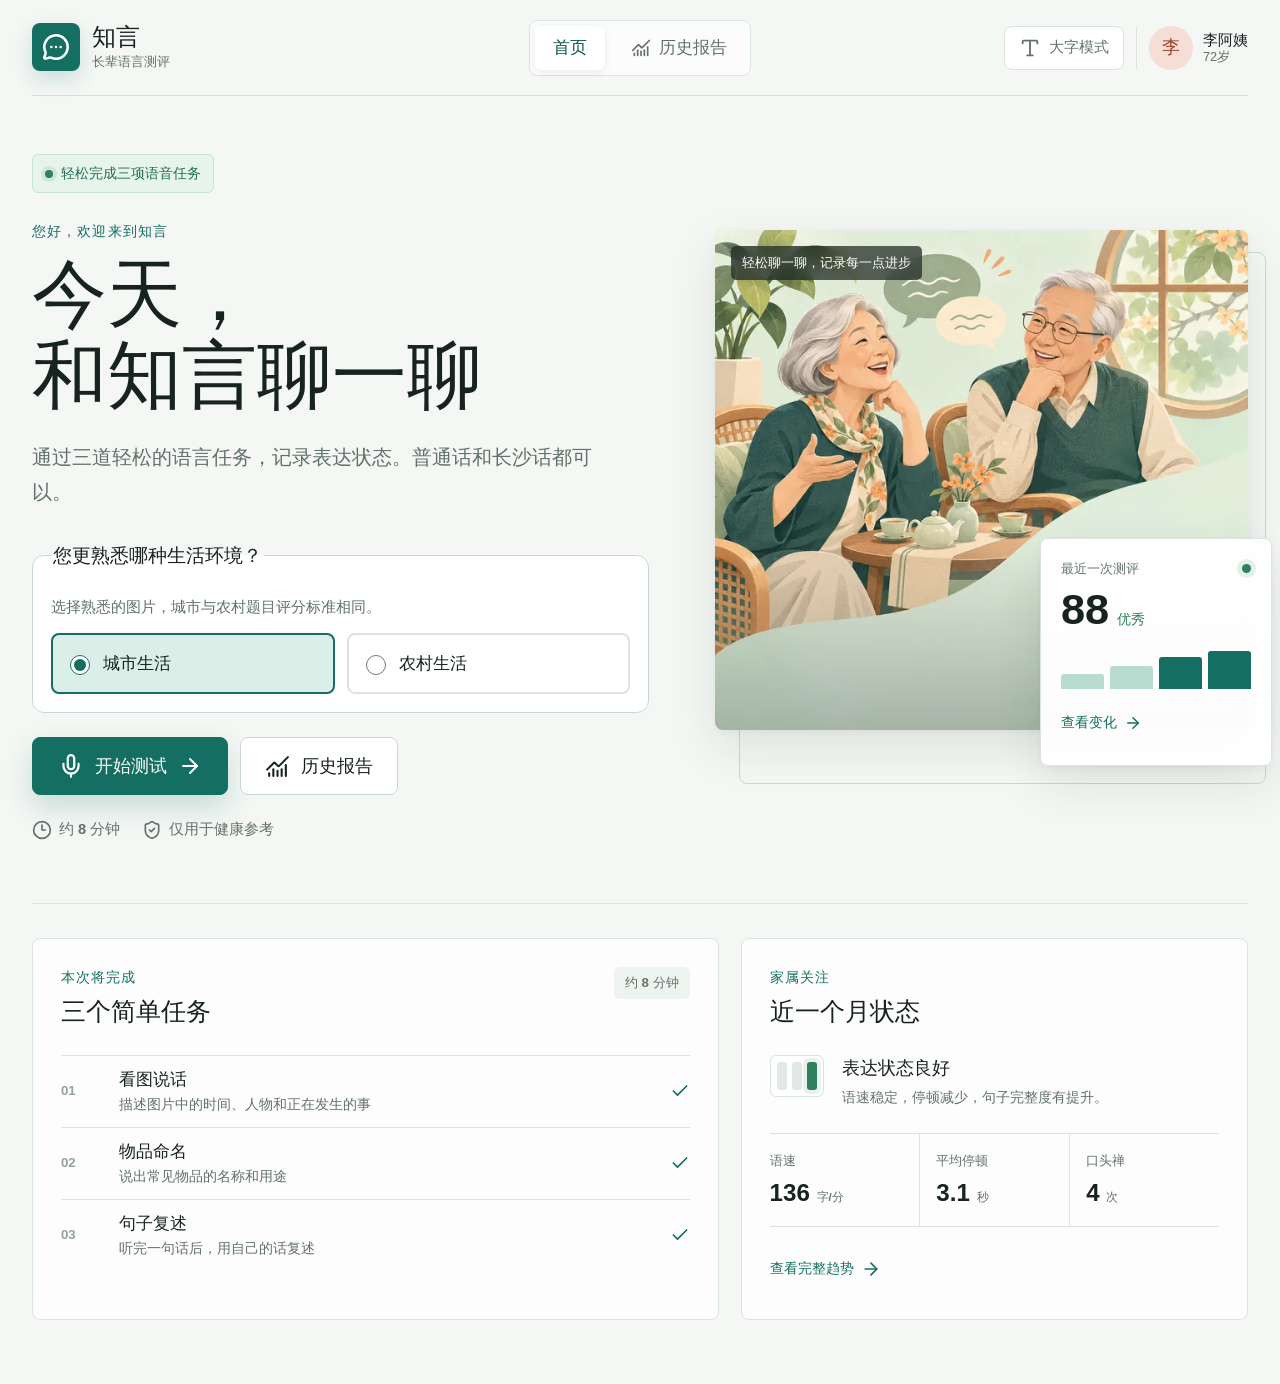
<file: zhiyan/index.html>
<!doctype html>
<html lang="zh-CN">
  <head>
    <meta charset="UTF-8" />
    <meta name="viewport" content="width=device-width, initial-scale=1.0" />
    <meta
      name="description"
      content="知言，面向老年人的语言与认知能力测评应用。"
    />
    <meta name="theme-color" content="#f4f7f4" />
    <title>知言 · 长辈语言测评</title>
    <link
      rel="preload"
      as="image"
      type="image/webp"
      href="images/home-conversation-1000.webp"
      imagesrcset="images/home-conversation-640.webp 640w, images/home-conversation-1000.webp 1000w, images/home-conversation-1254.webp 1254w"
      imagesizes="(max-width: 680px) calc(100vw - 32px), (max-width: 980px) min(100vw - 48px, 620px), 48vw"
      fetchpriority="high"
    />
    <script type="module" crossorigin src="./assets/index-iqUlCpTQ.js"></script>
    <link rel="stylesheet" crossorigin href="./assets/index-Bwx00Tf8.css">
  </head>
  <body>
    <div id="root"></div>
  </body>
</html>
</file>
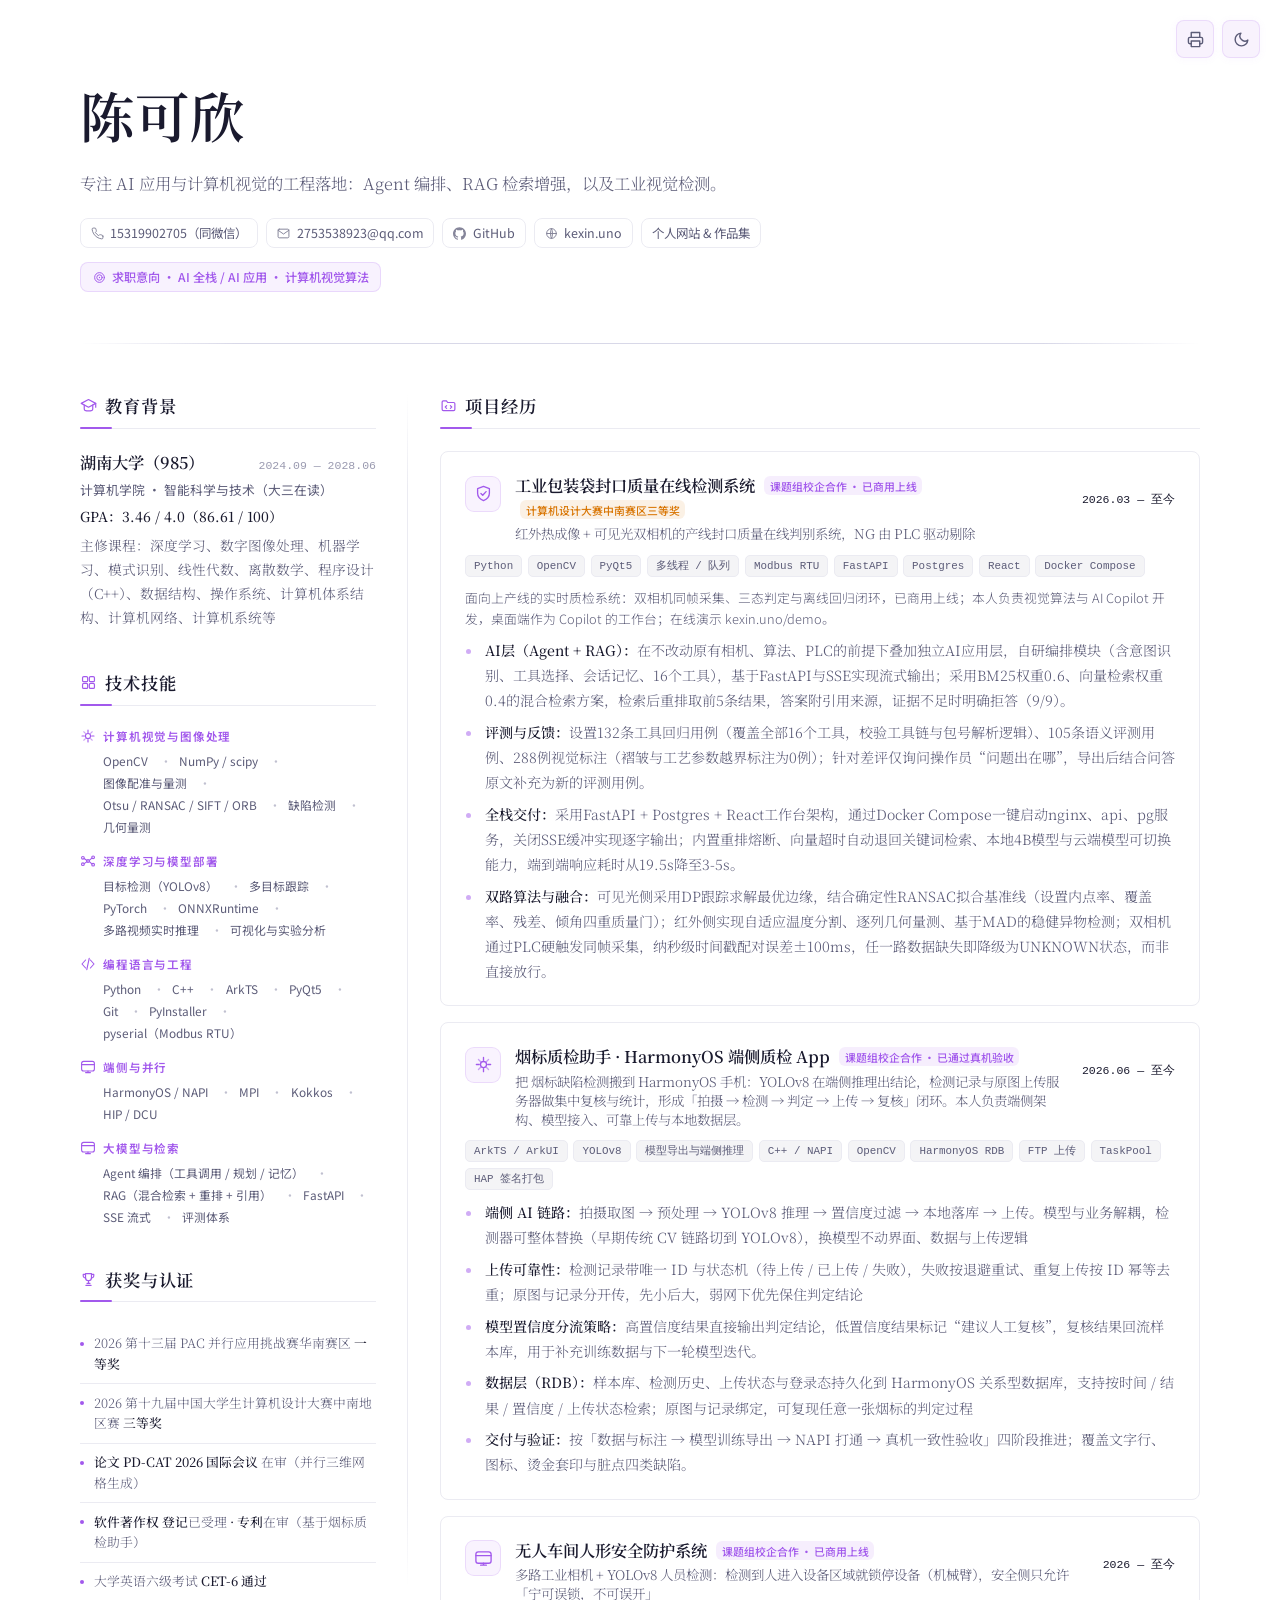
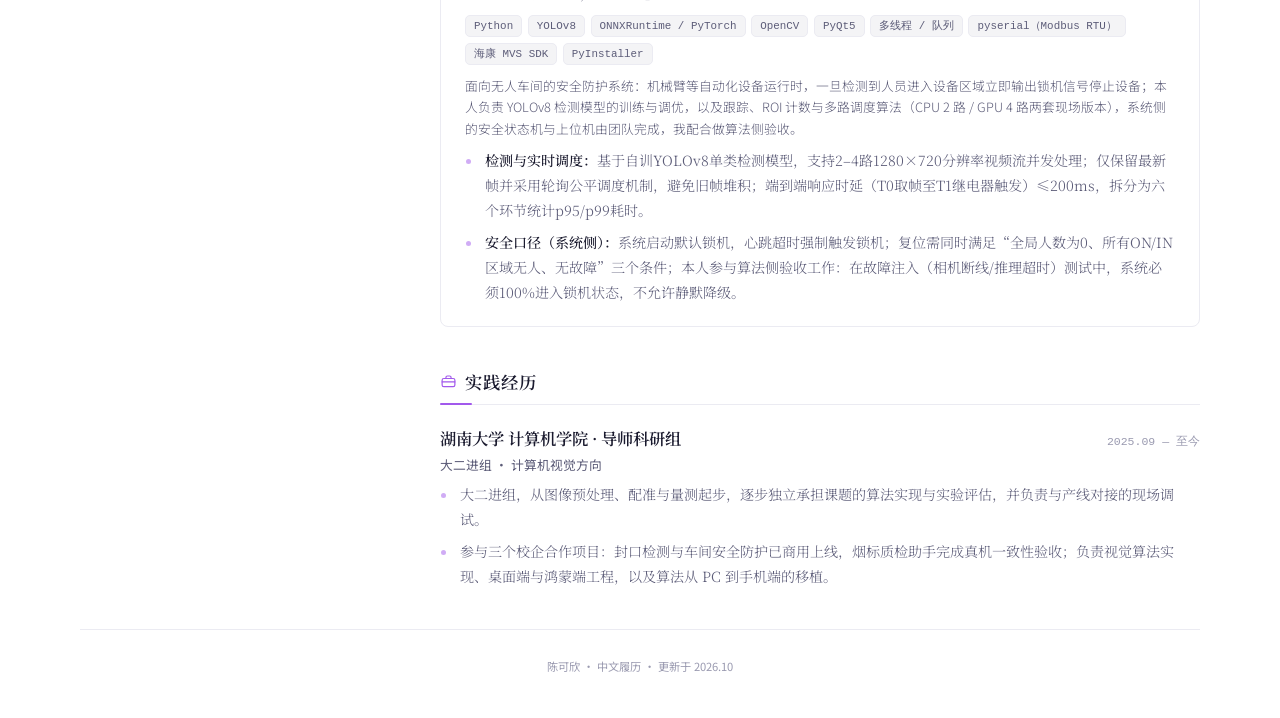
<file: cv-ai-fullstack.html>
<!DOCTYPE html>
<html lang="zh-CN">
<head>
<meta charset="UTF-8">
<meta name="viewport" content="width=device-width, initial-scale=1.0">
<meta name="description" content="陈可欣的中文技术履历。">
<meta name="theme-color" content="#ffffff">
<title>陈可欣 — 中文履历</title>
<script>
  (function () {
    var STORAGE_KEY = "theme-mode";
    var DARK_BG = "#070615";
    var LIGHT_BG = "#ffffff";
    function getPreferredMode() {
      var stored = null;
      try { stored = localStorage.getItem(STORAGE_KEY); } catch (e) {}
      if (stored === "dark" || stored === "light") return stored;
      return window.matchMedia && window.matchMedia("(prefers-color-scheme: dark)").matches ? "dark" : "light";
    }
    function apply(mode) {
      var dark = mode === "dark";
      document.documentElement.classList.toggle("dark", dark);
      var meta = document.querySelector('meta[name="theme-color"]');
      if (meta) meta.setAttribute("content", dark ? DARK_BG : LIGHT_BG);
    }
    apply(getPreferredMode());
    window.__setThemeMode = function (mode) {
      try { localStorage.setItem(STORAGE_KEY, mode); } catch (e) {}
      apply(mode);
    };
  })();
</script>
<style>
@import "https://fonts.googleapis.com/css2?family=Noto+Serif+SC:2753538923@qq.com;400;500;600;700&family=Noto+Sans+SC:2753538923@qq.com;400;500;600&display=swap";:root{--font-serif-zh:"Noto Serif SC", "Noto Serif", ui-serif, "Source Han Serif SC", "Songti SC", "STSong", Georgia, "Times New Roman", Times, serif;--font-sans-zh:"Noto Sans SC", "Noto Sans", ui-sans-serif, "PingFang SC", "Hiragino Sans GB", "Microsoft YaHei", "Helvetica Neue", "Segoe UI", Arial, sans-serif;--font-mono:"SF Mono", "Fira Code", "Cascadia Code", ui-monospace, monospace;--font-serif:var(--font-serif-zh);--font-sans:var(--font-sans-zh);--font-body-weight:300;--color-accent:#a259ec;--color-accent-rgb:162, 89, 236;--color-background-primary:#fff;--color-background-secondary:#f4f4f6;--color-background-tertiary:#eaeaee;--color-text-primary:#1a1a2e;--color-text-secondary:#5c5c78;--color-text-tertiary:#9a9ab0;--color-border-primary:#c0c0d0;--color-border-secondary:#d8d8e8;--color-border-tertiary:#ebebf2;--ambient-sky-deep:#f1edd8;--ambient-sky-dark:#fbf9ef;--ambient-accent-glow:rgba(var(--color-accent-rgb), .06);--ambient-pale-glow:#e0d6aa14;--ambient-noise-opacity:.08;--radius-sm:6px;--radius-md:8px;--radius-lg:16px;--ease-soft:cubic-bezier(.16, 1, .3, 1);--ease-standard:cubic-bezier(.4, 0, .2, 1);--duration-fast:.2s;--duration-base:.3s;--shadow-neutral-sm:0 1px 3px #00000014;--shadow-neutral-md:0 4px 20px #0000000f;--shadow-accent-sm:0 1px 8px rgba(var(--color-accent-rgb), .05);--shadow-accent-md:0 4px 12px rgba(var(--color-accent-rgb), .2);color-scheme:light}html.dark{--color-background-primary:#070615;--color-background-secondary:#0f0e20;--color-background-tertiary:#1a1930;--color-text-primary:#f0effc;--color-text-secondary:#a6a6c1;--color-text-tertiary:#66668a;--color-border-primary:#38375a;--color-border-secondary:#28274a;--color-border-tertiary:#1e1d38;--ambient-sky-deep:#0d0817;--ambient-sky-dark:#070512;--ambient-accent-glow:rgba(var(--color-accent-rgb), .16);--ambient-pale-glow:#f2e7b914;--ambient-noise-opacity:.16;color-scheme:dark}*,:before,:after{box-sizing:border-box}html,body{background:var(--color-background-primary);min-height:100%;color:var(--color-text-primary);font-family:var(--font-serif);font-weight:var(--font-body-weight);transition:background var(--duration-base), color var(--duration-base);-webkit-font-smoothing:antialiased;-moz-osx-font-smoothing:grayscale;margin:0;padding:0}a{color:var(--color-accent);transition:opacity var(--duration-fast) var(--ease-standard);text-decoration:none}a:hover{opacity:.8}::selection{background:rgba(var(--color-accent-rgb), .2);color:var(--color-text-primary)}.cv-wrapper{width:min(100% - 3rem,1120px);margin:0 auto}.floating-controls{z-index:100;isolation:isolate;gap:.5rem;display:flex;position:fixed;top:1.25rem;right:1.25rem}.control-btn{isolation:isolate;background-color:color-mix(in srgb, var(--color-background-primary) 92%, var(--color-accent) 8%);border:1px solid rgba(var(--color-accent-rgb), .15);border-radius:var(--radius-md);width:38px;height:38px;color:var(--color-text-secondary);cursor:pointer;box-shadow:var(--shadow-accent-sm);transition:background-color var(--duration-fast) var(--ease-standard), color var(--duration-fast) var(--ease-standard), box-shadow var(--duration-fast) var(--ease-standard);justify-content:center;align-items:center;display:flex;position:relative;overflow:hidden}.language-btn{width:38px;min-width:38px;padding:0}.language-btn:hover{opacity:1}.translate-icon{flex:none;display:block}.control-btn:hover{background-color:color-mix(in srgb, var(--color-background-primary) 85%, var(--color-accent) 15%);color:var(--color-accent);box-shadow:var(--shadow-accent-md)}html.dark .icon-sun{display:block}html.dark .icon-moon,html:not(.dark) .icon-sun{display:none}html:not(.dark) .icon-moon{display:block}.hero{padding:5rem 0 3.25rem;position:relative}.hero:after{content:"";background:linear-gradient(90deg, transparent, var(--color-border-secondary) 14%, var(--color-border-secondary) 86%, transparent);height:1px;position:absolute;bottom:0;left:0;right:0}.name{font-family:var(--font-serif);letter-spacing:.02em;background:linear-gradient(135deg, var(--color-text-primary) 60%, var(--color-accent) 100%);-webkit-text-fill-color:transparent;-webkit-background-clip:text;background-clip:text;margin:0 0 .85rem;padding-bottom:.1em;font-size:clamp(2.6rem,5vw,3.4rem);font-weight:600;line-height:1.3}.tagline{color:var(--color-text-secondary);max-width:42rem;margin:0 0 1.35rem;font-size:1.02rem;font-weight:300;line-height:1.65}.contact-row{font-family:var(--font-sans);flex-wrap:wrap;align-items:center;gap:.45rem .5rem;margin-bottom:.9rem;font-size:.78rem;display:flex}.contact-row a,.contact-row span{min-height:29px;color:var(--color-text-secondary);background:color-mix(in srgb, var(--color-background-primary) 72%, transparent);border:1px solid var(--color-border-tertiary);border-radius:var(--radius-md);transition:color var(--duration-fast) var(--ease-standard), border-color var(--duration-fast) var(--ease-standard), background var(--duration-fast) var(--ease-standard);align-items:center;gap:.4rem;padding:.3rem .62rem;font-weight:400;display:inline-flex}.contact-row a:hover{color:var(--color-accent);border-color:rgba(var(--color-accent-rgb), .3);background:rgba(var(--color-accent-rgb), .06);opacity:1}.contact-row a svg,.contact-row span svg{opacity:.75;flex-shrink:0;width:13px;height:13px}.contact-row a:hover svg{opacity:1}.intent{font-family:var(--font-sans);color:var(--color-accent);background:rgba(var(--color-accent-rgb), .08);border:1px solid rgba(var(--color-accent-rgb), .18);border-radius:var(--radius-md);align-items:center;gap:.4rem;margin:0;padding:.3rem .72rem;font-size:.76rem;font-weight:500;display:inline-flex}.intent svg{flex-shrink:0;width:13px;height:13px}.cv-grid{grid-template-columns:296px minmax(0,1fr);align-items:start;column-gap:clamp(2.25rem,5vw,4rem);padding:.5rem 0 2.5rem;display:grid}.cv-aside{min-width:0;position:relative}.cv-aside:after{content:"";background:linear-gradient(180deg, transparent, var(--color-border-tertiary) 8%, var(--color-border-tertiary) 92%, transparent);width:1px;position:absolute;top:2.6rem;bottom:1rem;right:calc(clamp(2.25rem,5vw,4rem)/-2)}.cv-main{min-width:0}.section{padding:2.6rem 0 0}.section-title{font-family:var(--font-serif);letter-spacing:.05em;color:var(--color-text-primary);border-bottom:1px solid var(--color-border-tertiary);align-items:center;gap:.5rem;margin:0 0 1.4rem;padding-bottom:.6rem;font-size:1.08rem;font-weight:600;display:flex;position:relative}.section-title .st-icon{color:var(--color-accent);flex-shrink:0;display:inline-flex}.section-title .st-icon svg{width:17px;height:17px;display:block}.section-title:after{content:"";background:var(--color-accent);border-radius:1px;width:2rem;height:2px;position:absolute;bottom:-1px;left:0}.entry{margin-bottom:1.8rem}.section .entry:last-child{margin-bottom:0}.entry-header{justify-content:space-between;align-items:baseline;gap:1rem;margin-bottom:.3rem;display:flex}.entry-title{font-family:var(--font-serif);color:var(--color-text-primary);margin:0;font-size:1.02rem;font-weight:600;line-height:1.45}.entry-sub{font-family:var(--font-sans);color:var(--color-text-secondary);margin:0 0 .2rem;font-size:.8rem;font-weight:400}.entry-date{font-family:var(--font-mono);color:var(--color-text-tertiary);white-space:nowrap;flex-shrink:0;font-size:.72rem}.entry-detail{color:var(--color-text-secondary);margin:.3rem 0 0;font-size:.86rem;line-height:1.75}.entry-detail strong{color:var(--color-text-primary);font-weight:500}.entry-list{color:var(--color-text-secondary);margin:.5rem 0 0;padding-left:1.1rem;font-size:.88rem;line-height:1.78}.entry-list li{margin-bottom:.42rem;padding-left:.12rem}.entry-list li:last-child{margin-bottom:0}.entry-list li::marker{color:rgba(var(--color-accent-rgb), .5)}.entry-list strong{color:var(--color-text-primary);font-weight:500}.entry-list code{font-family:var(--font-mono);background:rgba(var(--color-accent-rgb), .08);color:var(--color-accent);border-radius:3px;padding:.1em .35em;font-size:.82em}.project-card{border:1px solid var(--color-border-tertiary);border-radius:var(--radius-md);transition:background-color var(--duration-fast) var(--ease-soft), border-color var(--duration-fast) var(--ease-soft), box-shadow var(--duration-fast) var(--ease-soft);background:0 0;margin-bottom:1rem;padding:1.35rem 1.5rem}.project-card:last-child{margin-bottom:0}.project-card:hover{background-color:rgba(var(--color-accent-rgb), .03);border-color:rgba(var(--color-accent-rgb), .22);box-shadow:var(--shadow-accent-sm)}.project-tag{font-family:var(--font-sans);color:var(--color-accent);background:rgba(var(--color-accent-rgb), .1);border-radius:var(--radius-sm);vertical-align:.12em;white-space:nowrap;margin-left:.35rem;padding:.14em .5em;font-size:.68rem;font-weight:500}.award-tag{color:#d97706;background:#d977061a}html.dark .award-tag{color:#fbbf24;background:#fbbf241f}.project-desc{font-family:var(--font-serif);color:var(--color-text-secondary);margin:.2rem 0 0;font-size:.84rem}.project-link{font-family:var(--font-mono);flex-shrink:0;font-size:.72rem}.ph-left{align-items:flex-start;gap:.85rem;min-width:0;display:flex}.project-card .project-icon{width:36px;height:36px;color:var(--color-accent);background:rgba(var(--color-accent-rgb), .07);border:1px solid rgba(var(--color-accent-rgb), .16);border-radius:9px;flex-shrink:0;place-items:center;margin-top:.12rem;display:grid}.project-card .project-icon svg{width:19px;height:19px;display:block}.tech-stack{flex-wrap:wrap;gap:.35rem;margin:.7rem 0 0;display:flex}.tech-chip{font-family:var(--font-mono);color:var(--color-text-secondary);background:var(--color-background-secondary);border:1px solid var(--color-border-tertiary);white-space:nowrap;border-radius:5px;align-items:center;gap:.32rem;padding:.2rem .5rem;font-size:.68rem;display:inline-flex}.tech-chip .ci{opacity:.75;flex-shrink:0;width:12px;height:12px}.project-summary{font-family:var(--font-sans);color:var(--color-text-secondary);margin:.6rem 0 0;font-size:.8rem;line-height:1.7}.skills-stack{flex-direction:column;gap:1.15rem;display:flex}.skill-group{min-width:0}.skill-header{align-items:center;gap:.45rem;margin-bottom:.5rem;display:flex}.skill-header .cat-icon,.skill-header .cat-icon svg{width:16px;height:16px;display:block}.skill-header .cat-icon{color:var(--color-accent);flex-shrink:0}.skill-label{font-family:var(--font-sans);text-transform:uppercase;letter-spacing:.07em;color:var(--color-accent);margin:0;font-size:.72rem;font-weight:600}.skill-chips{flex-wrap:wrap;gap:.3rem .45rem;padding-left:calc(16px + .45rem);display:flex}.chip{font-family:var(--font-sans);color:var(--color-text-secondary);white-space:nowrap;transition:color var(--duration-fast) var(--ease-standard);align-items:center;gap:.3rem;font-size:.74rem;font-weight:400;display:inline-flex}.chip:not(:last-child):after{content:"·";color:var(--color-border-primary);margin-left:.45rem}.chip:hover{color:var(--color-text-primary)}.ci{opacity:.7;flex-shrink:0;width:12px;height:12px}.chip svg.ci{opacity:.7;flex:0 0 12px;width:12px;height:12px;display:block}.chip:hover .ci,.chip:hover svg.ci{opacity:1}.awards-list{flex-direction:column;display:flex}.award-item{border-bottom:1px solid var(--color-border-tertiary);color:var(--color-text-secondary);align-items:flex-start;gap:.6rem;padding:.55rem 0;font-size:.8rem;line-height:1.6;display:flex}.award-item:last-child{border-bottom:0}.award-dot{background:var(--color-accent);border-radius:50%;flex-shrink:0;width:4px;height:4px;margin-top:.52rem}.award-item strong{color:var(--color-text-primary);font-weight:500}.footer{text-align:center;border-top:1px solid var(--color-border-tertiary);padding:1.75rem 0 2.75rem}.footer p{font-family:var(--font-sans);color:var(--color-text-tertiary);margin:0;font-size:.7rem;font-weight:400}@media (prefers-reduced-motion:no-preference){.hero-content{animation:cv-reveal .75s var(--ease-soft) both}@keyframes cv-reveal{0%{opacity:0;transform:translateY(10px)}to{opacity:1;transform:translateY(0)}}}@media (width<=900px){.cv-wrapper{width:min(100% - 2rem,640px)}.hero{padding:4rem 0 2.6rem}.cv-grid{grid-template-columns:1fr;padding-bottom:2rem}.cv-aside:after{content:none}.cv-aside{display:contents}.cv-aside .section:first-child{order:1}.cv-main{display:contents}.cv-main .section{order:2}.cv-aside .section:nth-child(2){order:3}.cv-aside .section:nth-child(3){order:4}.cv-grid{flex-direction:column;display:flex}.section{padding-top:2.3rem}}@media (width<=540px){.name{letter-spacing:.02em;font-size:2.5rem}.tagline{font-size:.94rem}.contact-row{font-size:.76rem;line-height:1.8}.entry-header{flex-direction:column;align-items:flex-start;gap:.2rem}.project-card{padding:1.1rem 1.15rem}.entry-list{font-size:.84rem;line-height:1.75}.floating-controls{gap:.4rem;top:.75rem;right:.75rem}.control-btn{width:34px;height:34px;box-shadow:none}}@media print{@page{size:A4 landscape;margin:10mm 12mm}{-webkit-print-color-adjust:exact;print-color-adjust:exact}.cv-wrapper{width:100%}.floating-controls{display:none}.project-card,.entry,.skill-group,.award-item{break-inside:avoid}}

@media print {
  html { font-size: 12.4px; }
  .cv-wrapper { width: 100%; max-width: none; }
  .hero { padding: .95rem 0 .9rem; }
  .tagline { margin-bottom: .75rem; }
  .contact-row { margin-bottom: .6rem; }
  .site-note { color: #8b7fae; font-size: .72rem; margin-left: .3rem; letter-spacing: .02em; }
  .cv-grid {
    display: grid;
    grid-template-columns: 232px minmax(0, 1fr);
    column-gap: 2rem;
    padding: .3rem 0 .4rem;
  }
  .cv-aside { display: block; }
  .cv-main { display: block; }
  .cv-aside .section, .cv-main .section { order: 0; }
  .cv-aside::after { content: ""; top: 1rem; bottom: .4rem; right: -1rem; }
  .section { padding-top: .95rem; }
  .section-title { margin-bottom: .6rem; font-size: 1rem; padding-bottom: .4rem; break-after: avoid; }
  .entry { margin-bottom: 1rem; }
  .entry-sub { margin-bottom: .15rem; }
  /* 项目名称放大一点，投递时更醒目 */
  .project-card .entry-title { font-size: 1.2rem; line-height: 1.4; }
  .entry-detail, .project-summary { font-size: .78rem; line-height: 1.6; }
  .entry-list { margin-top: .35rem; padding-left: .95rem; font-size: .8rem; line-height: 1.68; }
  .entry-list li { margin-bottom: .2rem; }
  .project-card {
    border: 0;
    border-radius: 0;
    padding: 0;
    margin-bottom: .85rem;
  }
  .project-card .project-icon { display: none; }
  .tech-stack { margin-top: .45rem; gap: .28rem; }
  .skills-stack { gap: .62rem; }
  .skill-header { margin-bottom: .3rem; }
  .award-item { padding: .26rem 0; }
  .footer { padding: .7rem 0 0; }
}

</style>
</head>
<body>
<div class="cv-wrapper">

  <div class="floating-controls">
    <button class="control-btn" id="print-button" aria-label="打印 / 导出 PDF" title="打印 / 导出 PDF" type="button">
      <svg width="17" height="17" viewBox="0 0 24 24" fill="none" stroke="currentColor" stroke-width="2" stroke-linecap="round" stroke-linejoin="round"><polyline points="6,9 6,2 18,2 18,9"/><path d="M6 18H4a2 2 0 0 1-2-2v-5a2 2 0 0 1 2-2h16a2 2 0 0 1 2 2v5a2 2 0 0 1-2 2h-2"/><rect x="6" y="14" width="12" height="8"/></svg>
    </button>
    <button class="control-btn" id="theme-toggle" aria-label="切换深色模式" data-dark-label="切换深色模式" data-light-label="切换浅色模式" aria-pressed="false" type="button">
      <svg class="icon-sun" width="17" height="17" viewBox="0 0 24 24" fill="none" stroke="currentColor" stroke-width="2" stroke-linecap="round" stroke-linejoin="round"><circle cx="12" cy="12" r="5"/><line x1="12" y1="1" x2="12" y2="3"/><line x1="12" y1="21" x2="12" y2="23"/><line x1="4.22" y1="4.22" x2="5.64" y2="5.64"/><line x1="18.36" y1="18.36" x2="19.78" y2="19.78"/><line x1="1" y1="12" x2="3" y2="12"/><line x1="21" y1="12" x2="23" y2="12"/><line x1="4.22" y1="19.78" x2="5.64" y2="18.36"/><line x1="18.36" y1="5.64" x2="19.78" y2="4.22"/></svg>
      <svg class="icon-moon" width="17" height="17" viewBox="0 0 24 24" fill="none" stroke="currentColor" stroke-width="2" stroke-linecap="round" stroke-linejoin="round"><path d="M21 12.79A9 9 0 1 1 11.21 3 7 7 0 0 0 21 12.79z"/></svg>
    </button>
  </div>

  <header class="hero">
    <div class="hero-content">
      <h1 class="name">陈可欣</h1>
      <p class="tagline">专注 AI 应用与计算机视觉的工程落地：Agent 编排、RAG 检索增强，以及工业视觉检测。</p>
      <div class="contact-row">
        <span><svg viewBox="0 0 24 24" fill="none" stroke="currentColor" stroke-width="1.8" stroke-linecap="round" stroke-linejoin="round"><path d="M22 16.92v3a2 2 0 0 1-2.18 2 19.79 19.79 0 0 1-8.63-3.07 19.5 19.5 0 0 1-6-6 19.79 19.79 0 0 1-3.07-8.67A2 2 0 0 1 4.11 2h3a2 2 0 0 1 2 1.72 12.84 12.84 0 0 0 .7 2.81 2 2 0 0 1-.45 2.11L8.09 9.91a16 16 0 0 0 6 6l1.27-1.27a2 2 0 0 1 2.11-.45 12.84 12.84 0 0 0 2.81.7A2 2 0 0 1 22 16.92z"/></svg>15319902705（同微信）</span>
        <a href="mailto:2753538923@qq.com"><svg viewBox="0 0 24 24" fill="none" stroke="currentColor" stroke-width="1.8" stroke-linecap="round" stroke-linejoin="round"><path d="M4 4h16c1.1 0 2 .9 2 2v12c0 1.1-.9 2-2 2H4c-1.1 0-2-.9-2-2V6c0-1.1.9-2 2-2z"/><polyline points="22,6 12,13 2,6"/></svg>2753538923@qq.com</a>
        <a href="https://github.com/Tang-0118" target="_blank" rel="noopener"><svg viewBox="0 0 24 24" fill="currentColor"><path d="M12 .297c-6.63 0-12 5.373-12 12 0 5.303 3.438 9.8 8.205 11.385.6.113.82-.258.82-.577 0-.285-.01-1.04-.015-2.04-3.338.724-4.042-1.61-4.042-1.61C4.422 18.07 3.633 17.7 3.633 17.7c-1.087-.744.084-.729.084-.729 1.205.084 1.838 1.236 1.838 1.236 1.07 1.835 2.809 1.305 3.495.998.108-.776.417-1.305.76-1.605-2.665-.3-5.466-1.332-5.466-5.93 0-1.31.465-2.38 1.235-3.22-.135-.303-.54-1.523.105-3.176 0 0 1.005-.322 3.3 1.23.96-.267 1.98-.399 3-.405 1.02.006 2.04.138 3 .405 2.28-1.552 3.285-1.23 3.285-1.23.645 1.653.24 2.873.12 3.176.765.84 1.23 1.91 1.23 3.22 0 4.61-2.805 5.625-5.475 5.92.42.36.81 1.096.81 2.22 0 1.606-.015 2.896-.015 3.286 0 .315.21.69.825.57C20.565 22.092 24 17.592 24 12.297c0-6.627-5.373-12-12-12"/></svg>GitHub</a>
        <a class="site-link" href="https://kexin.uno" target="_blank" rel="noopener"><svg viewBox="0 0 24 24" fill="none" stroke="currentColor" stroke-width="1.8" stroke-linecap="round" stroke-linejoin="round"><circle cx="12" cy="12" r="9"/><path d="M3 12h18M12 3c2.6 2.7 2.6 15.3 0 18M12 3c-2.6 2.7-2.6 15.3 0 18"/></svg>kexin.uno</a><span class="site-note">个人网站 &amp; 作品集</span>
      </div>
      <p class="intent"><svg viewBox="0 0 24 24" fill="none" stroke="currentColor" stroke-width="1.8" stroke-linecap="round" stroke-linejoin="round"><circle cx="12" cy="12" r="9"/><circle cx="12" cy="12" r="5"/><circle cx="12" cy="12" r="1.2" fill="currentColor" stroke="none"/></svg>求职意向 · AI 全栈 / AI 应用 · 计算机视觉算法</p>
    </div>
  </header>

  <div class="cv-grid">
    <aside class="cv-aside">
      <section class="section">
        <h2 class="section-title"><span class="st-icon"><svg viewBox="0 0 20 20" fill="none" stroke="currentColor" stroke-width="1.4" stroke-linecap="round" stroke-linejoin="round"><path d="M10 3L1.5 7.5 10 12l8.5-4.5L10 3z"/><path d="M5 9.6V14c0 1.2 2.2 2.4 5 2.4s5-1.2 5-2.4V9.6"/><path d="M18.5 7.5V12"/></svg></span>教育背景</h2>
        <div class="entry">
          <div class="entry-header">
            <h3 class="entry-title">湖南大学（985）</h3>
            <span class="entry-date">2024.09 — 2028.06</span>
          </div>
          <p class="entry-sub">计算机学院 · 智能科学与技术（大三在读）</p>
          <p class="entry-detail"><strong>GPA：3.46 / 4.0（86.61 / 100）</strong></p>
          <p class="entry-detail">主修课程：深度学习、数字图像处理、机器学习、模式识别、线性代数、离散数学、程序设计（C++）、数据结构、操作系统、计算机体系结构、计算机网络、计算机系统等</p>
        </div>
      </section>

      <section class="section">
        <h2 class="section-title"><span class="st-icon"><svg viewBox="0 0 20 20" fill="none" stroke="currentColor" stroke-width="1.4" stroke-linecap="round" stroke-linejoin="round"><rect x="3" y="3" width="6" height="6" rx="1.5"/><rect x="11" y="3" width="6" height="6" rx="1.5"/><rect x="3" y="11" width="6" height="6" rx="1.5"/><rect x="11" y="11" width="6" height="6" rx="1.5"/></svg></span>技术技能</h2>
        <div class="skills-stack"><div class="skill-group"><div class="skill-header"><span class="cat-icon"><svg viewBox="0 0 20 20" fill="none" stroke="currentColor" stroke-width="1.4" stroke-linecap="round" stroke-linejoin="round"><path d="M10 2.5v3M10 14.5v3M2.5 10h3M14.5 10h3"/><circle cx="10" cy="10" r="3.2"/><path d="M4.7 4.7l2.1 2.1M13.2 13.2l2.1 2.1M15.3 4.7l-2.1 2.1M6.8 13.2l-2.1 2.1" opacity=".55"/></svg></span><h4 class="skill-label">计算机视觉与图像处理</h4></div><div class="skill-chips"><span class="chip">OpenCV</span><span class="chip">NumPy / scipy</span><span class="chip">图像配准与量测</span><span class="chip">Otsu / RANSAC / SIFT / ORB</span><span class="chip">缺陷检测</span><span class="chip">几何量测</span></div></div><div class="skill-group"><div class="skill-header"><span class="cat-icon"><svg viewBox="0 0 20 20" fill="none" stroke="currentColor" stroke-width="1.4" stroke-linecap="round" stroke-linejoin="round"><circle cx="3.6" cy="6" r="1.7"/><circle cx="3.6" cy="14" r="1.7"/><circle cx="10" cy="10" r="1.7"/><circle cx="16.4" cy="5.4" r="1.7"/><circle cx="16.4" cy="14.6" r="1.7"/><path d="M5.2 6.9l3.4 2.5M5.3 13.3l3.4-2.5M11.6 9.2l3.2-2.9M11.7 10.8l3.1 2.9"/></svg></span><h4 class="skill-label">深度学习与模型部署</h4></div><div class="skill-chips"><span class="chip">目标检测（YOLOv8）</span><span class="chip">多目标跟踪</span><span class="chip">PyTorch</span><span class="chip">ONNXRuntime</span><span class="chip">多路视频实时推理</span><span class="chip">可视化与实验分析</span></div></div><div class="skill-group"><div class="skill-header"><span class="cat-icon"><svg viewBox="0 0 20 20" fill="none" stroke="currentColor" stroke-width="1.4" stroke-linecap="round" stroke-linejoin="round"><path d="M7 5L2.5 10 7 15M13 5l4.5 5-4.5 5M11.5 3L8.5 17"/></svg></span><h4 class="skill-label">编程语言与工程</h4></div><div class="skill-chips"><span class="chip">Python</span><span class="chip">C++</span><span class="chip">ArkTS</span><span class="chip">PyQt5</span><span class="chip">Git</span><span class="chip">PyInstaller</span><span class="chip">pyserial（Modbus RTU）</span></div></div><div class="skill-group"><div class="skill-header"><span class="cat-icon"><svg viewBox="0 0 20 20" fill="none" stroke="currentColor" stroke-width="1.4" stroke-linecap="round" stroke-linejoin="round"><rect x="2" y="3" width="16" height="12" rx="2.5"/><path d="M2 7h16M7 17h6M10 15v2"/></svg></span><h4 class="skill-label">端侧与并行</h4></div><div class="skill-chips"><span class="chip">HarmonyOS / NAPI</span><span class="chip">MPI</span><span class="chip">Kokkos</span><span class="chip">HIP / DCU</span></div></div><div class="skill-group"><div class="skill-header"><span class="cat-icon"><svg viewBox="0 0 20 20" fill="none" stroke="currentColor" stroke-width="1.4" stroke-linecap="round" stroke-linejoin="round"><rect x="2" y="3" width="16" height="12" rx="2.5"/><path d="M2 7h16M7 17h6M10 15v2"/></svg></span><h4 class="skill-label">大模型与检索</h4></div><div class="skill-chips"><span class="chip">Agent 编排（工具调用 / 规划 / 记忆）</span><span class="chip">RAG（混合检索 + 重排 + 引用）</span><span class="chip">FastAPI</span><span class="chip">SSE 流式</span><span class="chip">评测体系</span></div></div></div>
      </section>

      <section class="section">
        <h2 class="section-title"><span class="st-icon"><svg viewBox="0 0 20 20" fill="none" stroke="currentColor" stroke-width="1.4" stroke-linecap="round" stroke-linejoin="round"><path d="M6.5 3h7v5a3.5 3.5 0 01-7 0V3z"/><path d="M6.5 4H3.8v1.6a2.6 2.6 0 002.7 2.6M13.5 4h2.7v1.6a2.6 2.6 0 01-2.7 2.6"/><path d="M10 11.5V14M7 17h6M8.2 14.5h3.6"/></svg></span>获奖与认证</h2>
        <div class="awards-list"><div class="award-item"><span class="award-dot"></span><span>2026 第十三届 PAC 并行应用挑战赛华南赛区 <strong>一等奖</strong></span></div><div class="award-item"><span class="award-dot"></span><span>2026 第十九届中国大学生计算机设计大赛中南地区赛 <strong>三等奖</strong></span></div><div class="award-item"><span class="award-dot"></span><span><strong>论文 PD-CAT 2026 国际会议</strong> 在审（并行三维网格生成）</span></div><div class="award-item"><span class="award-dot"></span><span><strong>软件著作权 登记</strong>已受理<strong> · 专利</strong>在审（基于烟标质检助手）</span></div><div class="award-item"><span class="award-dot"></span><span>大学英语六级考试 <strong>CET-6 通过</strong></span></div></div>
      </section>
    </aside>

    <main class="cv-main">
      <section class="section">
        <h2 class="section-title"><span class="st-icon"><svg viewBox="0 0 20 20" fill="none" stroke="currentColor" stroke-width="1.4" stroke-linecap="round" stroke-linejoin="round"><path d="M2.5 6A1.5 1.5 0 014 4.5h3.6L9 6.5h7A1.5 1.5 0 0117.5 8v6.5A1.5 1.5 0 0116 16H4a1.5 1.5 0 01-1.5-1.5V6z"/><path d="M7.8 10.2l-1.6 1.6 1.6 1.6M12.2 10.2l1.6 1.6-1.6 1.6"/></svg></span>项目经历</h2>
        <div class="project-card"><div class="entry-header"><div class="ph-left"><span class="project-icon"><svg viewBox="0 0 20 20" fill="none" stroke="currentColor" stroke-width="1.4" stroke-linecap="round" stroke-linejoin="round"><path d="M10 2.5l6.2 2.3v5c0 3.6-2.5 6.2-6.2 7.6-3.7-1.4-6.2-4-6.2-7.6v-5L10 2.5z"/><path d="M7.3 10l1.9 1.9 3.5-3.9"/></svg></span><div><h3 class="entry-title">工业包装袋封口质量在线检测系统 <span class="project-tag">课题组校企合作 · 已商用上线</span><span class="project-tag award-tag">计算机设计大赛中南赛区三等奖</span></h3><p class="project-desc">红外热成像 + 可见光双相机的产线封口质量在线判别系统，NG 由 PLC 驱动剔除</p></div></div><span class="project-link">2026.03 — 至今</span></div><div class="tech-stack"><span class="tech-chip">Python</span><span class="tech-chip">OpenCV</span><span class="tech-chip">PyQt5</span><span class="tech-chip">多线程 / 队列</span><span class="tech-chip">Modbus RTU</span><span class="tech-chip">FastAPI</span><span class="tech-chip">Postgres</span><span class="tech-chip">React</span><span class="tech-chip">Docker Compose</span></div><p class="project-summary">面向上产线的实时质检系统：双相机同帧采集、三态判定与离线回归闭环，已商用上线；本人负责视觉算法与 AI Copilot 开发，桌面端作为 Copilot 的工作台；在线演示 kexin.uno/demo。</p><ul class="entry-list"><li><strong>AI层（Agent + RAG）：</strong>在不改动原有相机、算法、PLC的前提下叠加独立AI应用层，自研编排模块（含意图识别、工具选择、会话记忆、16个工具），基于FastAPI与SSE实现流式输出；采用BM25权重0.6、向量检索权重0.4的混合检索方案，检索后重排取前5条结果，答案附引用来源，证据不足时明确拒答（9/9）。</li><li><strong>评测与反馈：</strong>设置132条工具回归用例（覆盖全部16个工具，校验工具链与包号解析逻辑）、105条语义评测用例、288例视觉标注（褶皱与工艺参数越界标注为0例）；针对差评仅询问操作员“问题出在哪”，导出后结合问答原文补充为新的评测用例。</li><li><strong>全栈交付：</strong>采用FastAPI + Postgres + React工作台架构，通过Docker Compose一键启动nginx、api、pg服务，关闭SSE缓冲实现逐字输出；内置重排熔断、向量超时自动退回关键词检索、本地4B模型与云端模型可切换能力，端到端响应耗时从19.5s降至3-5s。</li><li><strong>双路算法与融合：</strong>可见光侧采用DP跟踪求解最优边缘，结合确定性RANSAC拟合基准线（设置内点率、覆盖率、残差、倾角四重质量门）；红外侧实现自适应温度分割、逐列几何量测、基于MAD的稳健异物检测；双相机通过PLC硬触发同帧采集，纳秒级时间戳配对误差±100ms，任一路数据缺失即降级为UNKNOWN状态，而非直接放行。</li></ul></div><div class="project-card"><div class="entry-header"><div class="ph-left"><span class="project-icon"><svg viewBox="0 0 20 20" fill="none" stroke="currentColor" stroke-width="1.4" stroke-linecap="round" stroke-linejoin="round"><path d="M10 2.5v3M10 14.5v3M2.5 10h3M14.5 10h3"/><circle cx="10" cy="10" r="3.2"/><path d="M4.7 4.7l2.1 2.1M13.2 13.2l2.1 2.1M15.3 4.7l-2.1 2.1M6.8 13.2l-2.1 2.1" opacity=".55"/></svg></span><div><h3 class="entry-title">烟标质检助手 · HarmonyOS 端侧质检 App <span class="project-tag">课题组校企合作 · 已通过真机验收</span></h3><p class="project-desc">把 烟标缺陷检测搬到 HarmonyOS 手机：YOLOv8 在端侧推理出结论，检测记录与原图上传服务器做集中复核与统计，形成「拍摄 → 检测 → 判定 → 上传 → 复核」闭环。本人负责端侧架构、模型接入、可靠上传与本地数据层。</p></div></div><span class="project-link">2026.06 — 至今</span></div><div class="tech-stack"><span class="tech-chip">ArkTS / ArkUI</span><span class="tech-chip">YOLOv8</span><span class="tech-chip">模型导出与端侧推理</span><span class="tech-chip">C++ / NAPI</span><span class="tech-chip">OpenCV</span><span class="tech-chip">HarmonyOS RDB</span><span class="tech-chip">FTP 上传</span><span class="tech-chip">TaskPool</span><span class="tech-chip">HAP 签名打包</span></div><p class="project-summary"></p><ul class="entry-list"><li><strong>端侧 AI 链路：</strong>拍摄取图 → 预处理 → YOLOv8 推理 → 置信度过滤 → 本地落库 → 上传。模型与业务解耦，检测器可整体替换（早期传统 CV 链路切到 YOLOv8），换模型不动界面、数据与上传逻辑</li><li><strong>上传可靠性：</strong>检测记录带唯一 ID 与状态机（待上传 / 已上传 / 失败），失败按退避重试、重复上传按 ID 幂等去重；原图与记录分开传，先小后大，弱网下优先保住判定结论</li><li><strong>模型置信度分流策略：</strong>高置信度结果直接输出判定结论，低置信度结果标记“建议人工复核”，复核结果回流样本库，用于补充训练数据与下一轮模型迭代。</li><li><strong>数据层（RDB）：</strong>样本库、检测历史、上传状态与登录态持久化到 HarmonyOS 关系型数据库，支持按时间 / 结果 / 置信度 / 上传状态检索；原图与记录绑定，可复现任意一张烟标的判定过程</li><li><strong>交付与验证：</strong>按「数据与标注 → 模型训练导出 → NAPI 打通 → 真机一致性验收」四阶段推进；覆盖文字行、图标、烫金套印与脏点四类缺陷。</li></ul></div><div class="project-card"><div class="entry-header"><div class="ph-left"><span class="project-icon"><svg viewBox="0 0 20 20" fill="none" stroke="currentColor" stroke-width="1.4" stroke-linecap="round" stroke-linejoin="round"><rect x="2" y="3" width="16" height="12" rx="2.5"/><path d="M2 7h16M7 17h6M10 15v2"/></svg></span><div><h3 class="entry-title">无人车间人形安全防护系统 <span class="project-tag">课题组校企合作 · 已商用上线</span></h3><p class="project-desc">多路工业相机 + YOLOv8 人员检测：检测到人进入设备区域就锁停设备（机械臂），安全侧只允许「宁可误锁，不可误开」</p></div></div><span class="project-link">2026 — 至今</span></div><div class="tech-stack"><span class="tech-chip">Python</span><span class="tech-chip">YOLOv8</span><span class="tech-chip">ONNXRuntime / PyTorch</span><span class="tech-chip">OpenCV</span><span class="tech-chip">PyQt5</span><span class="tech-chip">多线程 / 队列</span><span class="tech-chip">pyserial（Modbus RTU）</span><span class="tech-chip">海康 MVS SDK</span><span class="tech-chip">PyInstaller</span></div><p class="project-summary">面向无人车间的安全防护系统：机械臂等自动化设备运行时，一旦检测到人员进入设备区域立即输出锁机信号停止设备；本人负责 YOLOv8 检测模型的训练与调优，以及跟踪、ROI 计数与多路调度算法（CPU 2 路 / GPU 4 路两套现场版本），系统侧的安全状态机与上位机由团队完成，我配合做算法侧验收。</p><ul class="entry-list"><li><strong>检测与实时调度：</strong>基于自训YOLOv8单类检测模型，支持2–4路1280×720分辨率视频流并发处理；仅保留最新帧并采用轮询公平调度机制，避免旧帧堆积；端到端响应时延（T0取帧至T1继电器触发）≤200ms，拆分为六个环节统计p95/p99耗时。</li><li><strong>安全口径（系统侧）：</strong>系统启动默认锁机，心跳超时强制触发锁机；复位需同时满足“全局人数为0、所有ON/IN区域无人、无故障”三个条件；本人参与算法侧验收工作：在故障注入（相机断线/推理超时）测试中，系统必须100%进入锁机状态，不允许静默降级。</li></ul></div>
      </section>

      <section class="section">
        <h2 class="section-title"><span class="st-icon"><svg viewBox="0 0 20 20" fill="none" stroke="currentColor" stroke-width="1.4" stroke-linecap="round" stroke-linejoin="round"><rect x="2.5" y="6.5" width="15" height="9.5" rx="2"/><path d="M7 6.5V5.2A1.7 1.7 0 018.7 3.5h2.6A1.7 1.7 0 0113 5.2v1.3M2.5 10.5h15"/></svg></span>实践经历</h2>
        <div class="entry"><div class="entry-header"><h3 class="entry-title">湖南大学 计算机学院 · 导师科研组</h3><span class="entry-date">2025.09 — 至今</span></div><p class="entry-sub">大二进组 · 计算机视觉方向</p><ul class="entry-list"><li>大二进组，从图像预处理、配准与量测起步，逐步独立承担课题的算法实现与实验评估，并负责与产线对接的现场调试。</li><li>参与三个校企合作项目：封口检测与车间安全防护已商用上线，烟标质检助手完成真机一致性验收；负责视觉算法实现、桌面端与鸿蒙端工程，以及算法从 PC 到手机端的移植。</li></ul></div>
      </section>
    </main>
  </div>

  <footer class="footer">
    <p>陈可欣 · 中文履历 · 更新于 2026.10</p>
  </footer>
</div>

<script>
  (function () {
    var toggle = document.getElementById("theme-toggle");
    var printButton = document.getElementById("print-button");
    function sync() {
      var dark = document.documentElement.classList.contains("dark");
      toggle.setAttribute("aria-pressed", dark ? "true" : "false");
      toggle.setAttribute("aria-label", dark ? toggle.dataset.lightLabel : toggle.dataset.darkLabel);
      toggle.setAttribute("title", dark ? toggle.dataset.lightLabel : toggle.dataset.darkLabel);
    }
    toggle.addEventListener("click", function () {
      var dark = document.documentElement.classList.contains("dark");
      window.__setThemeMode(dark ? "light" : "dark");
      sync();
    });
    printButton.addEventListener("click", function () { window.print(); });
    sync();
  })();
</script>
</body>
</html>
</file>
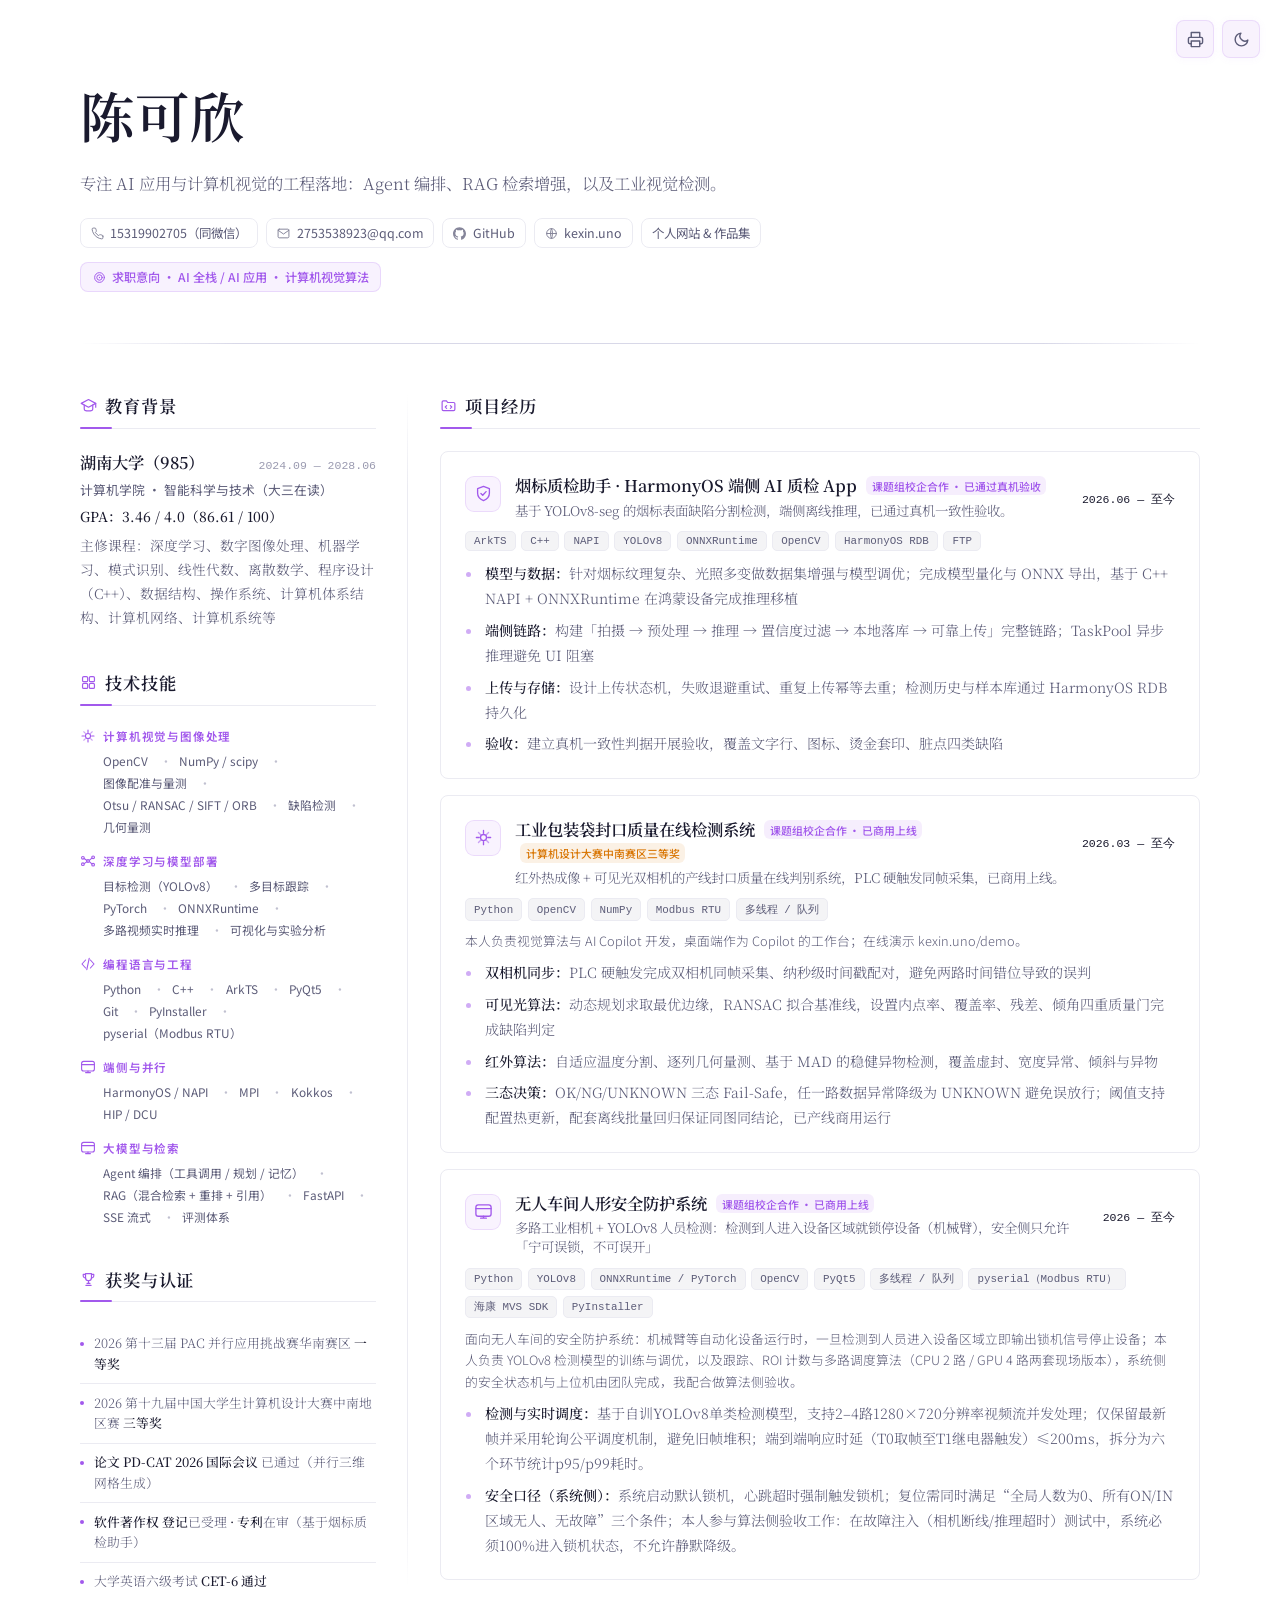
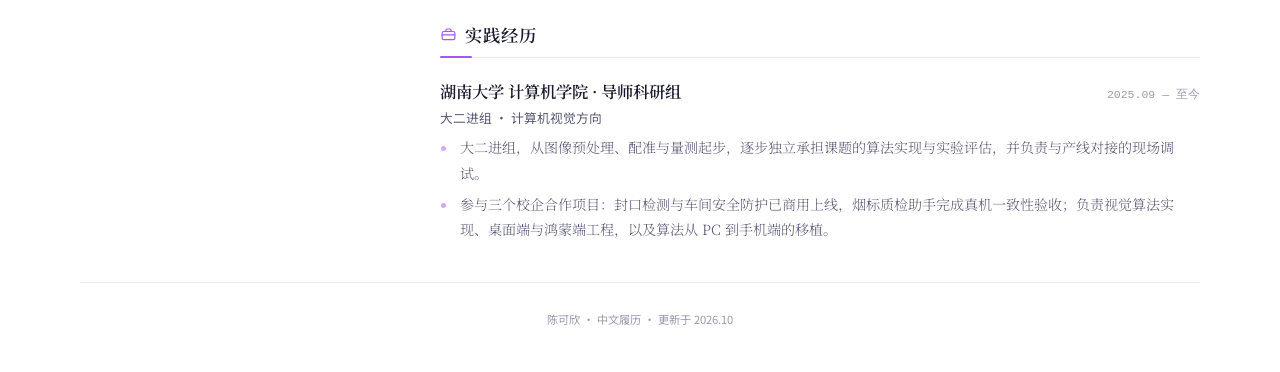
<file: cv-v2.html>
<!DOCTYPE html>
<html lang="zh-CN">
<head>
<meta charset="UTF-8">
<meta name="viewport" content="width=device-width, initial-scale=1.0">
<meta name="description" content="陈可欣的中文技术履历。">
<meta name="theme-color" content="#ffffff">
<title>陈可欣 — 中文履历</title>
<link rel="icon" href="/assets/favicon.ico?v=cat20261107" sizes="any" />
<link rel="icon" type="image/png" sizes="32x32" href="/assets/favicon-32.png?v=cat20261107" />
<link rel="apple-touch-icon" sizes="180x180" href="/assets/apple-touch-icon.png?v=cat20261107" />
<script>
  (function () {
    var STORAGE_KEY = "theme-mode";
    var DARK_BG = "#070615";
    var LIGHT_BG = "#ffffff";
    function getPreferredMode() {
      var stored = null;
      try { stored = localStorage.getItem(STORAGE_KEY); } catch (e) {}
      if (stored === "dark" || stored === "light") return stored;
      return window.matchMedia && window.matchMedia("(prefers-color-scheme: dark)").matches ? "dark" : "light";
    }
    function apply(mode) {
      var dark = mode === "dark";
      document.documentElement.classList.toggle("dark", dark);
      var meta = document.querySelector('meta[name="theme-color"]');
      if (meta) meta.setAttribute("content", dark ? DARK_BG : LIGHT_BG);
    }
    apply(getPreferredMode());
    window.__setThemeMode = function (mode) {
      try { localStorage.setItem(STORAGE_KEY, mode); } catch (e) {}
      apply(mode);
    };
  })();
</script>
<style>
@import "https://fonts.googleapis.com/css2?family=Noto+Serif+SC:2753538923@qq.com;400;500;600;700&family=Noto+Sans+SC:2753538923@qq.com;400;500;600&display=swap";:root{--font-serif-zh:"Noto Serif SC", "Noto Serif", ui-serif, "Source Han Serif SC", "Songti SC", "STSong", Georgia, "Times New Roman", Times, serif;--font-sans-zh:"Noto Sans SC", "Noto Sans", ui-sans-serif, "PingFang SC", "Hiragino Sans GB", "Microsoft YaHei", "Helvetica Neue", "Segoe UI", Arial, sans-serif;--font-mono:"SF Mono", "Fira Code", "Cascadia Code", ui-monospace, monospace;--font-serif:var(--font-serif-zh);--font-sans:var(--font-sans-zh);--font-body-weight:300;--color-accent:#a259ec;--color-accent-rgb:162, 89, 236;--color-background-primary:#fff;--color-background-secondary:#f4f4f6;--color-background-tertiary:#eaeaee;--color-text-primary:#1a1a2e;--color-text-secondary:#5c5c78;--color-text-tertiary:#9a9ab0;--color-border-primary:#c0c0d0;--color-border-secondary:#d8d8e8;--color-border-tertiary:#ebebf2;--ambient-sky-deep:#f1edd8;--ambient-sky-dark:#fbf9ef;--ambient-accent-glow:rgba(var(--color-accent-rgb), .06);--ambient-pale-glow:#e0d6aa14;--ambient-noise-opacity:.08;--radius-sm:6px;--radius-md:8px;--radius-lg:16px;--ease-soft:cubic-bezier(.16, 1, .3, 1);--ease-standard:cubic-bezier(.4, 0, .2, 1);--duration-fast:.2s;--duration-base:.3s;--shadow-neutral-sm:0 1px 3px #00000014;--shadow-neutral-md:0 4px 20px #0000000f;--shadow-accent-sm:0 1px 8px rgba(var(--color-accent-rgb), .05);--shadow-accent-md:0 4px 12px rgba(var(--color-accent-rgb), .2);color-scheme:light}html.dark{--color-background-primary:#070615;--color-background-secondary:#0f0e20;--color-background-tertiary:#1a1930;--color-text-primary:#f0effc;--color-text-secondary:#a6a6c1;--color-text-tertiary:#66668a;--color-border-primary:#38375a;--color-border-secondary:#28274a;--color-border-tertiary:#1e1d38;--ambient-sky-deep:#0d0817;--ambient-sky-dark:#070512;--ambient-accent-glow:rgba(var(--color-accent-rgb), .16);--ambient-pale-glow:#f2e7b914;--ambient-noise-opacity:.16;color-scheme:dark}*,:before,:after{box-sizing:border-box}html,body{background:var(--color-background-primary);min-height:100%;color:var(--color-text-primary);font-family:var(--font-serif);font-weight:var(--font-body-weight);transition:background var(--duration-base), color var(--duration-base);-webkit-font-smoothing:antialiased;-moz-osx-font-smoothing:grayscale;margin:0;padding:0}a{color:var(--color-accent);transition:opacity var(--duration-fast) var(--ease-standard);text-decoration:none}a:hover{opacity:.8}::selection{background:rgba(var(--color-accent-rgb), .2);color:var(--color-text-primary)}.cv-wrapper{width:min(100% - 3rem,1120px);margin:0 auto}.floating-controls{z-index:100;isolation:isolate;gap:.5rem;display:flex;position:fixed;top:1.25rem;right:1.25rem}.control-btn{isolation:isolate;background-color:color-mix(in srgb, var(--color-background-primary) 92%, var(--color-accent) 8%);border:1px solid rgba(var(--color-accent-rgb), .15);border-radius:var(--radius-md);width:38px;height:38px;color:var(--color-text-secondary);cursor:pointer;box-shadow:var(--shadow-accent-sm);transition:background-color var(--duration-fast) var(--ease-standard), color var(--duration-fast) var(--ease-standard), box-shadow var(--duration-fast) var(--ease-standard);justify-content:center;align-items:center;display:flex;position:relative;overflow:hidden}.language-btn{width:38px;min-width:38px;padding:0}.language-btn:hover{opacity:1}.translate-icon{flex:none;display:block}.control-btn:hover{background-color:color-mix(in srgb, var(--color-background-primary) 85%, var(--color-accent) 15%);color:var(--color-accent);box-shadow:var(--shadow-accent-md)}html.dark .icon-sun{display:block}html.dark .icon-moon,html:not(.dark) .icon-sun{display:none}html:not(.dark) .icon-moon{display:block}.hero{padding:5rem 0 3.25rem;position:relative}.hero:after{content:"";background:linear-gradient(90deg, transparent, var(--color-border-secondary) 14%, var(--color-border-secondary) 86%, transparent);height:1px;position:absolute;bottom:0;left:0;right:0}.name{font-family:var(--font-serif);letter-spacing:.02em;background:linear-gradient(135deg, var(--color-text-primary) 60%, var(--color-accent) 100%);-webkit-text-fill-color:transparent;-webkit-background-clip:text;background-clip:text;margin:0 0 .85rem;padding-bottom:.1em;font-size:clamp(2.6rem,5vw,3.4rem);font-weight:600;line-height:1.3}.tagline{color:var(--color-text-secondary);max-width:42rem;margin:0 0 1.35rem;font-size:1.02rem;font-weight:300;line-height:1.65}.contact-row{font-family:var(--font-sans);flex-wrap:wrap;align-items:center;gap:.45rem .5rem;margin-bottom:.9rem;font-size:.78rem;display:flex}.contact-row a,.contact-row span{min-height:29px;color:var(--color-text-secondary);background:color-mix(in srgb, var(--color-background-primary) 72%, transparent);border:1px solid var(--color-border-tertiary);border-radius:var(--radius-md);transition:color var(--duration-fast) var(--ease-standard), border-color var(--duration-fast) var(--ease-standard), background var(--duration-fast) var(--ease-standard);align-items:center;gap:.4rem;padding:.3rem .62rem;font-weight:400;display:inline-flex}.contact-row a:hover{color:var(--color-accent);border-color:rgba(var(--color-accent-rgb), .3);background:rgba(var(--color-accent-rgb), .06);opacity:1}.contact-row a svg,.contact-row span svg{opacity:.75;flex-shrink:0;width:13px;height:13px}.contact-row a:hover svg{opacity:1}.intent{font-family:var(--font-sans);color:var(--color-accent);background:rgba(var(--color-accent-rgb), .08);border:1px solid rgba(var(--color-accent-rgb), .18);border-radius:var(--radius-md);align-items:center;gap:.4rem;margin:0;padding:.3rem .72rem;font-size:.76rem;font-weight:500;display:inline-flex}.intent svg{flex-shrink:0;width:13px;height:13px}.cv-grid{grid-template-columns:296px minmax(0,1fr);align-items:start;column-gap:clamp(2.25rem,5vw,4rem);padding:.5rem 0 2.5rem;display:grid}.cv-aside{min-width:0;position:relative}.cv-aside:after{content:"";background:linear-gradient(180deg, transparent, var(--color-border-tertiary) 8%, var(--color-border-tertiary) 92%, transparent);width:1px;position:absolute;top:2.6rem;bottom:1rem;right:calc(clamp(2.25rem,5vw,4rem)/-2)}.cv-main{min-width:0}.section{padding:2.6rem 0 0}.section-title{font-family:var(--font-serif);letter-spacing:.05em;color:var(--color-text-primary);border-bottom:1px solid var(--color-border-tertiary);align-items:center;gap:.5rem;margin:0 0 1.4rem;padding-bottom:.6rem;font-size:1.08rem;font-weight:600;display:flex;position:relative}.section-title .st-icon{color:var(--color-accent);flex-shrink:0;display:inline-flex}.section-title .st-icon svg{width:17px;height:17px;display:block}.section-title:after{content:"";background:var(--color-accent);border-radius:1px;width:2rem;height:2px;position:absolute;bottom:-1px;left:0}.entry{margin-bottom:1.8rem}.section .entry:last-child{margin-bottom:0}.entry-header{justify-content:space-between;align-items:baseline;gap:1rem;margin-bottom:.3rem;display:flex}.entry-title{font-family:var(--font-serif);color:var(--color-text-primary);margin:0;font-size:1.02rem;font-weight:600;line-height:1.45}.entry-sub{font-family:var(--font-sans);color:var(--color-text-secondary);margin:0 0 .2rem;font-size:.8rem;font-weight:400}.entry-date{font-family:var(--font-mono);color:var(--color-text-tertiary);white-space:nowrap;flex-shrink:0;font-size:.72rem}.entry-detail{color:var(--color-text-secondary);margin:.3rem 0 0;font-size:.86rem;line-height:1.75}.entry-detail strong{color:var(--color-text-primary);font-weight:500}.entry-list{color:var(--color-text-secondary);margin:.5rem 0 0;padding-left:1.1rem;font-size:.88rem;line-height:1.78}.entry-list li{margin-bottom:.42rem;padding-left:.12rem}.entry-list li:last-child{margin-bottom:0}.entry-list li::marker{color:rgba(var(--color-accent-rgb), .5)}.entry-list strong{color:var(--color-text-primary);font-weight:500}.entry-list code{font-family:var(--font-mono);background:rgba(var(--color-accent-rgb), .08);color:var(--color-accent);border-radius:3px;padding:.1em .35em;font-size:.82em}.project-card{border:1px solid var(--color-border-tertiary);border-radius:var(--radius-md);transition:background-color var(--duration-fast) var(--ease-soft), border-color var(--duration-fast) var(--ease-soft), box-shadow var(--duration-fast) var(--ease-soft);background:0 0;margin-bottom:1rem;padding:1.35rem 1.5rem}.project-card:last-child{margin-bottom:0}.project-card:hover{background-color:rgba(var(--color-accent-rgb), .03);border-color:rgba(var(--color-accent-rgb), .22);box-shadow:var(--shadow-accent-sm)}.project-tag{font-family:var(--font-sans);color:var(--color-accent);background:rgba(var(--color-accent-rgb), .1);border-radius:var(--radius-sm);vertical-align:.12em;white-space:nowrap;margin-left:.35rem;padding:.14em .5em;font-size:.68rem;font-weight:500}.award-tag{color:#d97706;background:#d977061a}html.dark .award-tag{color:#fbbf24;background:#fbbf241f}.project-desc{font-family:var(--font-serif);color:var(--color-text-secondary);margin:.2rem 0 0;font-size:.84rem}.project-link{font-family:var(--font-mono);flex-shrink:0;font-size:.72rem}.ph-left{align-items:flex-start;gap:.85rem;min-width:0;display:flex}.project-card .project-icon{width:36px;height:36px;color:var(--color-accent);background:rgba(var(--color-accent-rgb), .07);border:1px solid rgba(var(--color-accent-rgb), .16);border-radius:9px;flex-shrink:0;place-items:center;margin-top:.12rem;display:grid}.project-card .project-icon svg{width:19px;height:19px;display:block}.tech-stack{flex-wrap:wrap;gap:.35rem;margin:.7rem 0 0;display:flex}.tech-chip{font-family:var(--font-mono);color:var(--color-text-secondary);background:var(--color-background-secondary);border:1px solid var(--color-border-tertiary);white-space:nowrap;border-radius:5px;align-items:center;gap:.32rem;padding:.2rem .5rem;font-size:.68rem;display:inline-flex}.tech-chip .ci{opacity:.75;flex-shrink:0;width:12px;height:12px}.project-summary{font-family:var(--font-sans);color:var(--color-text-secondary);margin:.6rem 0 0;font-size:.8rem;line-height:1.7}.skills-stack{flex-direction:column;gap:1.15rem;display:flex}.skill-group{min-width:0}.skill-header{align-items:center;gap:.45rem;margin-bottom:.5rem;display:flex}.skill-header .cat-icon,.skill-header .cat-icon svg{width:16px;height:16px;display:block}.skill-header .cat-icon{color:var(--color-accent);flex-shrink:0}.skill-label{font-family:var(--font-sans);text-transform:uppercase;letter-spacing:.07em;color:var(--color-accent);margin:0;font-size:.72rem;font-weight:600}.skill-chips{flex-wrap:wrap;gap:.3rem .45rem;padding-left:calc(16px + .45rem);display:flex}.chip{font-family:var(--font-sans);color:var(--color-text-secondary);white-space:nowrap;transition:color var(--duration-fast) var(--ease-standard);align-items:center;gap:.3rem;font-size:.74rem;font-weight:400;display:inline-flex}.chip:not(:last-child):after{content:"·";color:var(--color-border-primary);margin-left:.45rem}.chip:hover{color:var(--color-text-primary)}.ci{opacity:.7;flex-shrink:0;width:12px;height:12px}.chip svg.ci{opacity:.7;flex:0 0 12px;width:12px;height:12px;display:block}.chip:hover .ci,.chip:hover svg.ci{opacity:1}.awards-list{flex-direction:column;display:flex}.award-item{border-bottom:1px solid var(--color-border-tertiary);color:var(--color-text-secondary);align-items:flex-start;gap:.6rem;padding:.55rem 0;font-size:.8rem;line-height:1.6;display:flex}.award-item:last-child{border-bottom:0}.award-dot{background:var(--color-accent);border-radius:50%;flex-shrink:0;width:4px;height:4px;margin-top:.52rem}.award-item strong{color:var(--color-text-primary);font-weight:500}.footer{text-align:center;border-top:1px solid var(--color-border-tertiary);padding:1.75rem 0 2.75rem}.footer p{font-family:var(--font-sans);color:var(--color-text-tertiary);margin:0;font-size:.7rem;font-weight:400}@media (prefers-reduced-motion:no-preference){.hero-content{animation:cv-reveal .75s var(--ease-soft) both}@keyframes cv-reveal{0%{opacity:0;transform:translateY(10px)}to{opacity:1;transform:translateY(0)}}}@media (width<=900px){.cv-wrapper{width:min(100% - 2rem,640px)}.hero{padding:4rem 0 2.6rem}.cv-grid{grid-template-columns:1fr;padding-bottom:2rem}.cv-aside:after{content:none}.cv-aside{display:contents}.cv-aside .section:first-child{order:1}.cv-main{display:contents}.cv-main .section{order:2}.cv-aside .section:nth-child(2){order:3}.cv-aside .section:nth-child(3){order:4}.cv-grid{flex-direction:column;display:flex}.section{padding-top:2.3rem}}@media (width<=540px){.name{letter-spacing:.02em;font-size:2.5rem}.tagline{font-size:.94rem}.contact-row{font-size:.76rem;line-height:1.8}.entry-header{flex-direction:column;align-items:flex-start;gap:.2rem}.project-card{padding:1.1rem 1.15rem}.entry-list{font-size:.84rem;line-height:1.75}.floating-controls{gap:.4rem;top:.75rem;right:.75rem}.control-btn{width:34px;height:34px;box-shadow:none}}@media print{@page{size:A4 landscape;margin:10mm 12mm}{-webkit-print-color-adjust:exact;print-color-adjust:exact}.cv-wrapper{width:100%}.floating-controls{display:none}.project-card,.entry,.skill-group,.award-item{break-inside:avoid}}

@media print {
  html { font-size: 12.4px; }
  .cv-wrapper { width: 100%; max-width: none; }
  .hero { padding: .95rem 0 .9rem; }
  .tagline { margin-bottom: .75rem; }
  .contact-row { margin-bottom: .6rem; }
  .site-note { color: #8b7fae; font-size: .72rem; margin-left: .3rem; letter-spacing: .02em; }
  .cv-grid {
    display: grid;
    grid-template-columns: 232px minmax(0, 1fr);
    column-gap: 2rem;
    padding: .3rem 0 .4rem;
  }
  .cv-aside { display: block; }
  .cv-main { display: block; }
  .cv-aside .section, .cv-main .section { order: 0; }
  .cv-aside::after { content: ""; top: 1rem; bottom: .4rem; right: -1rem; }
  .section { padding-top: .95rem; }
  .section-title { margin-bottom: .6rem; font-size: 1rem; padding-bottom: .4rem; break-after: avoid; }
  .entry { margin-bottom: 1rem; }
  .entry-sub { margin-bottom: .15rem; }
  /* 项目名称放大一点，投递时更醒目 */
  .project-card .entry-title { font-size: 1.2rem; line-height: 1.4; }
  .entry-detail, .project-summary { font-size: .78rem; line-height: 1.6; }
  .entry-list { margin-top: .35rem; padding-left: .95rem; font-size: .8rem; line-height: 1.68; }
  .entry-list li { margin-bottom: .2rem; }
  .project-card {
    border: 0;
    border-radius: 0;
    padding: 0;
    margin-bottom: .85rem;
  }
  .project-card .project-icon { display: none; }
  .tech-stack { margin-top: .45rem; gap: .28rem; }
  .skills-stack { gap: .62rem; }
  .skill-header { margin-bottom: .3rem; }
  .award-item { padding: .26rem 0; }
  .footer { padding: .7rem 0 0; }
}

</style>
</head>
<body>
<div class="cv-wrapper">

  <div class="floating-controls">
    <button class="control-btn" id="print-button" aria-label="打印 / 导出 PDF" title="打印 / 导出 PDF" type="button">
      <svg width="17" height="17" viewBox="0 0 24 24" fill="none" stroke="currentColor" stroke-width="2" stroke-linecap="round" stroke-linejoin="round"><polyline points="6,9 6,2 18,2 18,9"/><path d="M6 18H4a2 2 0 0 1-2-2v-5a2 2 0 0 1 2-2h16a2 2 0 0 1 2 2v5a2 2 0 0 1-2 2h-2"/><rect x="6" y="14" width="12" height="8"/></svg>
    </button>
    <button class="control-btn" id="theme-toggle" aria-label="切换深色模式" data-dark-label="切换深色模式" data-light-label="切换浅色模式" aria-pressed="false" type="button">
      <svg class="icon-sun" width="17" height="17" viewBox="0 0 24 24" fill="none" stroke="currentColor" stroke-width="2" stroke-linecap="round" stroke-linejoin="round"><circle cx="12" cy="12" r="5"/><line x1="12" y1="1" x2="12" y2="3"/><line x1="12" y1="21" x2="12" y2="23"/><line x1="4.22" y1="4.22" x2="5.64" y2="5.64"/><line x1="18.36" y1="18.36" x2="19.78" y2="19.78"/><line x1="1" y1="12" x2="3" y2="12"/><line x1="21" y1="12" x2="23" y2="12"/><line x1="4.22" y1="19.78" x2="5.64" y2="18.36"/><line x1="18.36" y1="5.64" x2="19.78" y2="4.22"/></svg>
      <svg class="icon-moon" width="17" height="17" viewBox="0 0 24 24" fill="none" stroke="currentColor" stroke-width="2" stroke-linecap="round" stroke-linejoin="round"><path d="M21 12.79A9 9 0 1 1 11.21 3 7 7 0 0 0 21 12.79z"/></svg>
    </button>
  </div>

  <header class="hero">
    <div class="hero-content">
      <h1 class="name">陈可欣</h1>
      <p class="tagline">专注 AI 应用与计算机视觉的工程落地：Agent 编排、RAG 检索增强，以及工业视觉检测。</p>
      <div class="contact-row">
        <span><svg viewBox="0 0 24 24" fill="none" stroke="currentColor" stroke-width="1.8" stroke-linecap="round" stroke-linejoin="round"><path d="M22 16.92v3a2 2 0 0 1-2.18 2 19.79 19.79 0 0 1-8.63-3.07 19.5 19.5 0 0 1-6-6 19.79 19.79 0 0 1-3.07-8.67A2 2 0 0 1 4.11 2h3a2 2 0 0 1 2 1.72 12.84 12.84 0 0 0 .7 2.81 2 2 0 0 1-.45 2.11L8.09 9.91a16 16 0 0 0 6 6l1.27-1.27a2 2 0 0 1 2.11-.45 12.84 12.84 0 0 0 2.81.7A2 2 0 0 1 22 16.92z"/></svg>15319902705（同微信）</span>
        <a href="mailto:2753538923@qq.com"><svg viewBox="0 0 24 24" fill="none" stroke="currentColor" stroke-width="1.8" stroke-linecap="round" stroke-linejoin="round"><path d="M4 4h16c1.1 0 2 .9 2 2v12c0 1.1-.9 2-2 2H4c-1.1 0-2-.9-2-2V6c0-1.1.9-2 2-2z"/><polyline points="22,6 12,13 2,6"/></svg>2753538923@qq.com</a>
        <a href="https://github.com/Tang-0118" target="_blank" rel="noopener"><svg viewBox="0 0 24 24" fill="currentColor"><path d="M12 .297c-6.63 0-12 5.373-12 12 0 5.303 3.438 9.8 8.205 11.385.6.113.82-.258.82-.577 0-.285-.01-1.04-.015-2.04-3.338.724-4.042-1.61-4.042-1.61C4.422 18.07 3.633 17.7 3.633 17.7c-1.087-.744.084-.729.084-.729 1.205.084 1.838 1.236 1.838 1.236 1.07 1.835 2.809 1.305 3.495.998.108-.776.417-1.305.76-1.605-2.665-.3-5.466-1.332-5.466-5.93 0-1.31.465-2.38 1.235-3.22-.135-.303-.54-1.523.105-3.176 0 0 1.005-.322 3.3 1.23.96-.267 1.98-.399 3-.405 1.02.006 2.04.138 3 .405 2.28-1.552 3.285-1.23 3.285-1.23.645 1.653.24 2.873.12 3.176.765.84 1.23 1.91 1.23 3.22 0 4.61-2.805 5.625-5.475 5.92.42.36.81 1.096.81 2.22 0 1.606-.015 2.896-.015 3.286 0 .315.21.69.825.57C20.565 22.092 24 17.592 24 12.297c0-6.627-5.373-12-12-12"/></svg>GitHub</a>
        <a class="site-link" href="https://kexin.uno" target="_blank" rel="noopener"><svg viewBox="0 0 24 24" fill="none" stroke="currentColor" stroke-width="1.8" stroke-linecap="round" stroke-linejoin="round"><circle cx="12" cy="12" r="9"/><path d="M3 12h18M12 3c2.6 2.7 2.6 15.3 0 18M12 3c-2.6 2.7-2.6 15.3 0 18"/></svg>kexin.uno</a><span class="site-note">个人网站 &amp; 作品集</span>
      </div>
      <p class="intent"><svg viewBox="0 0 24 24" fill="none" stroke="currentColor" stroke-width="1.8" stroke-linecap="round" stroke-linejoin="round"><circle cx="12" cy="12" r="9"/><circle cx="12" cy="12" r="5"/><circle cx="12" cy="12" r="1.2" fill="currentColor" stroke="none"/></svg>求职意向 · AI 全栈 / AI 应用 · 计算机视觉算法</p>
    </div>
  </header>

  <div class="cv-grid">
    <aside class="cv-aside">
      <section class="section">
        <h2 class="section-title"><span class="st-icon"><svg viewBox="0 0 20 20" fill="none" stroke="currentColor" stroke-width="1.4" stroke-linecap="round" stroke-linejoin="round"><path d="M10 3L1.5 7.5 10 12l8.5-4.5L10 3z"/><path d="M5 9.6V14c0 1.2 2.2 2.4 5 2.4s5-1.2 5-2.4V9.6"/><path d="M18.5 7.5V12"/></svg></span>教育背景</h2>
        <div class="entry">
          <div class="entry-header">
            <h3 class="entry-title">湖南大学（985）</h3>
            <span class="entry-date">2024.09 — 2028.06</span>
          </div>
          <p class="entry-sub">计算机学院 · 智能科学与技术（大三在读）</p>
          <p class="entry-detail"><strong>GPA：3.46 / 4.0（86.61 / 100）</strong></p>
          <p class="entry-detail">主修课程：深度学习、数字图像处理、机器学习、模式识别、线性代数、离散数学、程序设计（C++）、数据结构、操作系统、计算机体系结构、计算机网络、计算机系统等</p>
        </div>
      </section>

      <section class="section">
        <h2 class="section-title"><span class="st-icon"><svg viewBox="0 0 20 20" fill="none" stroke="currentColor" stroke-width="1.4" stroke-linecap="round" stroke-linejoin="round"><rect x="3" y="3" width="6" height="6" rx="1.5"/><rect x="11" y="3" width="6" height="6" rx="1.5"/><rect x="3" y="11" width="6" height="6" rx="1.5"/><rect x="11" y="11" width="6" height="6" rx="1.5"/></svg></span>技术技能</h2>
        <div class="skills-stack"><div class="skill-group"><div class="skill-header"><span class="cat-icon"><svg viewBox="0 0 20 20" fill="none" stroke="currentColor" stroke-width="1.4" stroke-linecap="round" stroke-linejoin="round"><path d="M10 2.5v3M10 14.5v3M2.5 10h3M14.5 10h3"/><circle cx="10" cy="10" r="3.2"/><path d="M4.7 4.7l2.1 2.1M13.2 13.2l2.1 2.1M15.3 4.7l-2.1 2.1M6.8 13.2l-2.1 2.1" opacity=".55"/></svg></span><h4 class="skill-label">计算机视觉与图像处理</h4></div><div class="skill-chips"><span class="chip">OpenCV</span><span class="chip">NumPy / scipy</span><span class="chip">图像配准与量测</span><span class="chip">Otsu / RANSAC / SIFT / ORB</span><span class="chip">缺陷检测</span><span class="chip">几何量测</span></div></div><div class="skill-group"><div class="skill-header"><span class="cat-icon"><svg viewBox="0 0 20 20" fill="none" stroke="currentColor" stroke-width="1.4" stroke-linecap="round" stroke-linejoin="round"><circle cx="3.6" cy="6" r="1.7"/><circle cx="3.6" cy="14" r="1.7"/><circle cx="10" cy="10" r="1.7"/><circle cx="16.4" cy="5.4" r="1.7"/><circle cx="16.4" cy="14.6" r="1.7"/><path d="M5.2 6.9l3.4 2.5M5.3 13.3l3.4-2.5M11.6 9.2l3.2-2.9M11.7 10.8l3.1 2.9"/></svg></span><h4 class="skill-label">深度学习与模型部署</h4></div><div class="skill-chips"><span class="chip">目标检测（YOLOv8）</span><span class="chip">多目标跟踪</span><span class="chip">PyTorch</span><span class="chip">ONNXRuntime</span><span class="chip">多路视频实时推理</span><span class="chip">可视化与实验分析</span></div></div><div class="skill-group"><div class="skill-header"><span class="cat-icon"><svg viewBox="0 0 20 20" fill="none" stroke="currentColor" stroke-width="1.4" stroke-linecap="round" stroke-linejoin="round"><path d="M7 5L2.5 10 7 15M13 5l4.5 5-4.5 5M11.5 3L8.5 17"/></svg></span><h4 class="skill-label">编程语言与工程</h4></div><div class="skill-chips"><span class="chip">Python</span><span class="chip">C++</span><span class="chip">ArkTS</span><span class="chip">PyQt5</span><span class="chip">Git</span><span class="chip">PyInstaller</span><span class="chip">pyserial（Modbus RTU）</span></div></div><div class="skill-group"><div class="skill-header"><span class="cat-icon"><svg viewBox="0 0 20 20" fill="none" stroke="currentColor" stroke-width="1.4" stroke-linecap="round" stroke-linejoin="round"><rect x="2" y="3" width="16" height="12" rx="2.5"/><path d="M2 7h16M7 17h6M10 15v2"/></svg></span><h4 class="skill-label">端侧与并行</h4></div><div class="skill-chips"><span class="chip">HarmonyOS / NAPI</span><span class="chip">MPI</span><span class="chip">Kokkos</span><span class="chip">HIP / DCU</span></div></div><div class="skill-group"><div class="skill-header"><span class="cat-icon"><svg viewBox="0 0 20 20" fill="none" stroke="currentColor" stroke-width="1.4" stroke-linecap="round" stroke-linejoin="round"><rect x="2" y="3" width="16" height="12" rx="2.5"/><path d="M2 7h16M7 17h6M10 15v2"/></svg></span><h4 class="skill-label">大模型与检索</h4></div><div class="skill-chips"><span class="chip">Agent 编排（工具调用 / 规划 / 记忆）</span><span class="chip">RAG（混合检索 + 重排 + 引用）</span><span class="chip">FastAPI</span><span class="chip">SSE 流式</span><span class="chip">评测体系</span></div></div></div>
      </section>

      <section class="section">
        <h2 class="section-title"><span class="st-icon"><svg viewBox="0 0 20 20" fill="none" stroke="currentColor" stroke-width="1.4" stroke-linecap="round" stroke-linejoin="round"><path d="M6.5 3h7v5a3.5 3.5 0 01-7 0V3z"/><path d="M6.5 4H3.8v1.6a2.6 2.6 0 002.7 2.6M13.5 4h2.7v1.6a2.6 2.6 0 01-2.7 2.6"/><path d="M10 11.5V14M7 17h6M8.2 14.5h3.6"/></svg></span>获奖与认证</h2>
        <div class="awards-list"><div class="award-item"><span class="award-dot"></span><span>2026 第十三届 PAC 并行应用挑战赛华南赛区 <strong>一等奖</strong></span></div><div class="award-item"><span class="award-dot"></span><span>2026 第十九届中国大学生计算机设计大赛中南地区赛 <strong>三等奖</strong></span></div><div class="award-item"><span class="award-dot"></span><span><strong>论文 PD-CAT 2026 国际会议</strong> 已通过（并行三维网格生成）</span></div><div class="award-item"><span class="award-dot"></span><span><strong>软件著作权 登记</strong>已受理<strong> · 专利</strong>在审（基于烟标质检助手）</span></div><div class="award-item"><span class="award-dot"></span><span>大学英语六级考试 <strong>CET-6 通过</strong></span></div></div>
      </section>
    </aside>

    <main class="cv-main">
      <section class="section">
        <h2 class="section-title"><span class="st-icon"><svg viewBox="0 0 20 20" fill="none" stroke="currentColor" stroke-width="1.4" stroke-linecap="round" stroke-linejoin="round"><path d="M2.5 6A1.5 1.5 0 014 4.5h3.6L9 6.5h7A1.5 1.5 0 0117.5 8v6.5A1.5 1.5 0 0116 16H4a1.5 1.5 0 01-1.5-1.5V6z"/><path d="M7.8 10.2l-1.6 1.6 1.6 1.6M12.2 10.2l1.6 1.6-1.6 1.6"/></svg></span>项目经历</h2>
        <div class="project-card"><div class="entry-header"><div class="ph-left"><span class="project-icon"><svg viewBox="0 0 20 20" fill="none" stroke="currentColor" stroke-width="1.4" stroke-linecap="round" stroke-linejoin="round"><path d="M10 2.5l6.2 2.3v5c0 3.6-2.5 6.2-6.2 7.6-3.7-1.4-6.2-4-6.2-7.6v-5L10 2.5z"/><path d="M7.3 10l1.9 1.9 3.5-3.9"/></svg></span><div><h3 class="entry-title">烟标质检助手 · HarmonyOS 端侧 AI 质检 App <span class="project-tag">课题组校企合作 · 已通过真机验收</span></h3><p class="project-desc">基于 YOLOv8-seg 的烟标表面缺陷分割检测，端侧离线推理，已通过真机一致性验收。</p></div></div><span class="project-link">2026.06 — 至今</span></div><div class="tech-stack"><span class="tech-chip">ArkTS</span><span class="tech-chip">C++</span><span class="tech-chip">NAPI</span><span class="tech-chip">YOLOv8</span><span class="tech-chip">ONNXRuntime</span><span class="tech-chip">OpenCV</span><span class="tech-chip">HarmonyOS RDB</span><span class="tech-chip">FTP</span></div><p class="project-summary"></p><ul class="entry-list"><li><strong>模型与数据：</strong>针对烟标纹理复杂、光照多变做数据集增强与模型调优；完成模型量化与 ONNX 导出，基于 C++ NAPI + ONNXRuntime 在鸿蒙设备完成推理移植</li><li><strong>端侧链路：</strong>构建「拍摄 → 预处理 → 推理 → 置信度过滤 → 本地落库 → 可靠上传」完整链路；TaskPool 异步推理避免 UI 阻塞</li><li><strong>上传与存储：</strong>设计上传状态机，失败退避重试、重复上传幂等去重；检测历史与样本库通过 HarmonyOS RDB 持久化</li><li><strong>验收：</strong>建立真机一致性判据开展验收，覆盖文字行、图标、烫金套印、脏点四类缺陷</li></ul></div><div class="project-card"><div class="entry-header"><div class="ph-left"><span class="project-icon"><svg viewBox="0 0 20 20" fill="none" stroke="currentColor" stroke-width="1.4" stroke-linecap="round" stroke-linejoin="round"><path d="M10 2.5v3M10 14.5v3M2.5 10h3M14.5 10h3"/><circle cx="10" cy="10" r="3.2"/><path d="M4.7 4.7l2.1 2.1M13.2 13.2l2.1 2.1M15.3 4.7l-2.1 2.1M6.8 13.2l-2.1 2.1" opacity=".55"/></svg></span><div><h3 class="entry-title">工业包装袋封口质量在线检测系统 <span class="project-tag">课题组校企合作 · 已商用上线</span><span class="project-tag award-tag">计算机设计大赛中南赛区三等奖</span></h3><p class="project-desc">红外热成像 + 可见光双相机的产线封口质量在线判别系统，PLC 硬触发同帧采集，已商用上线。</p></div></div><span class="project-link">2026.03 — 至今</span></div><div class="tech-stack"><span class="tech-chip">Python</span><span class="tech-chip">OpenCV</span><span class="tech-chip">NumPy</span><span class="tech-chip">Modbus RTU</span><span class="tech-chip">多线程 / 队列</span></div><p class="project-summary">本人负责视觉算法与 AI Copilot 开发，桌面端作为 Copilot 的工作台；在线演示 kexin.uno/demo。</p><ul class="entry-list"><li><strong>双相机同步：</strong>PLC 硬触发完成双相机同帧采集、纳秒级时间戳配对，避免两路时间错位导致的误判</li><li><strong>可见光算法：</strong>动态规划求取最优边缘，RANSAC 拟合基准线，设置内点率、覆盖率、残差、倾角四重质量门完成缺陷判定</li><li><strong>红外算法：</strong>自适应温度分割、逐列几何量测、基于 MAD 的稳健异物检测，覆盖虚封、宽度异常、倾斜与异物</li><li><strong>三态决策：</strong>OK/NG/UNKNOWN 三态 Fail-Safe，任一路数据异常降级为 UNKNOWN 避免误放行；阈值支持配置热更新，配套离线批量回归保证同图同结论，已产线商用运行</li></ul></div><div class="project-card"><div class="entry-header"><div class="ph-left"><span class="project-icon"><svg viewBox="0 0 20 20" fill="none" stroke="currentColor" stroke-width="1.4" stroke-linecap="round" stroke-linejoin="round"><rect x="2" y="3" width="16" height="12" rx="2.5"/><path d="M2 7h16M7 17h6M10 15v2"/></svg></span><div><h3 class="entry-title">无人车间人形安全防护系统 <span class="project-tag">课题组校企合作 · 已商用上线</span></h3><p class="project-desc">多路工业相机 + YOLOv8 人员检测：检测到人进入设备区域就锁停设备（机械臂），安全侧只允许「宁可误锁，不可误开」</p></div></div><span class="project-link">2026 — 至今</span></div><div class="tech-stack"><span class="tech-chip">Python</span><span class="tech-chip">YOLOv8</span><span class="tech-chip">ONNXRuntime / PyTorch</span><span class="tech-chip">OpenCV</span><span class="tech-chip">PyQt5</span><span class="tech-chip">多线程 / 队列</span><span class="tech-chip">pyserial（Modbus RTU）</span><span class="tech-chip">海康 MVS SDK</span><span class="tech-chip">PyInstaller</span></div><p class="project-summary">面向无人车间的安全防护系统：机械臂等自动化设备运行时，一旦检测到人员进入设备区域立即输出锁机信号停止设备；本人负责 YOLOv8 检测模型的训练与调优，以及跟踪、ROI 计数与多路调度算法（CPU 2 路 / GPU 4 路两套现场版本），系统侧的安全状态机与上位机由团队完成，我配合做算法侧验收。</p><ul class="entry-list"><li><strong>检测与实时调度：</strong>基于自训YOLOv8单类检测模型，支持2–4路1280×720分辨率视频流并发处理；仅保留最新帧并采用轮询公平调度机制，避免旧帧堆积；端到端响应时延（T0取帧至T1继电器触发）≤200ms，拆分为六个环节统计p95/p99耗时。</li><li><strong>安全口径（系统侧）：</strong>系统启动默认锁机，心跳超时强制触发锁机；复位需同时满足“全局人数为0、所有ON/IN区域无人、无故障”三个条件；本人参与算法侧验收工作：在故障注入（相机断线/推理超时）测试中，系统必须100%进入锁机状态，不允许静默降级。</li></ul></div>
      </section>

      <section class="section">
        <h2 class="section-title"><span class="st-icon"><svg viewBox="0 0 20 20" fill="none" stroke="currentColor" stroke-width="1.4" stroke-linecap="round" stroke-linejoin="round"><rect x="2.5" y="6.5" width="15" height="9.5" rx="2"/><path d="M7 6.5V5.2A1.7 1.7 0 018.7 3.5h2.6A1.7 1.7 0 0113 5.2v1.3M2.5 10.5h15"/></svg></span>实践经历</h2>
        <div class="entry"><div class="entry-header"><h3 class="entry-title">湖南大学 计算机学院 · 导师科研组</h3><span class="entry-date">2025.09 — 至今</span></div><p class="entry-sub">大二进组 · 计算机视觉方向</p><ul class="entry-list"><li>大二进组，从图像预处理、配准与量测起步，逐步独立承担课题的算法实现与实验评估，并负责与产线对接的现场调试。</li><li>参与三个校企合作项目：封口检测与车间安全防护已商用上线，烟标质检助手完成真机一致性验收；负责视觉算法实现、桌面端与鸿蒙端工程，以及算法从 PC 到手机端的移植。</li></ul></div>
      </section>
    </main>
  </div>

  <footer class="footer">
    <p>陈可欣 · 中文履历 · 更新于 2026.10</p>
  </footer>
</div>

<script>
  (function () {
    var toggle = document.getElementById("theme-toggle");
    var printButton = document.getElementById("print-button");
    function sync() {
      var dark = document.documentElement.classList.contains("dark");
      toggle.setAttribute("aria-pressed", dark ? "true" : "false");
      toggle.setAttribute("aria-label", dark ? toggle.dataset.lightLabel : toggle.dataset.darkLabel);
      toggle.setAttribute("title", dark ? toggle.dataset.lightLabel : toggle.dataset.darkLabel);
    }
    toggle.addEventListener("click", function () {
      var dark = document.documentElement.classList.contains("dark");
      window.__setThemeMode(dark ? "light" : "dark");
      sync();
    });
    printButton.addEventListener("click", function () { window.print(); });
    sync();
  })();
</script>
</body>
</html>
</file>
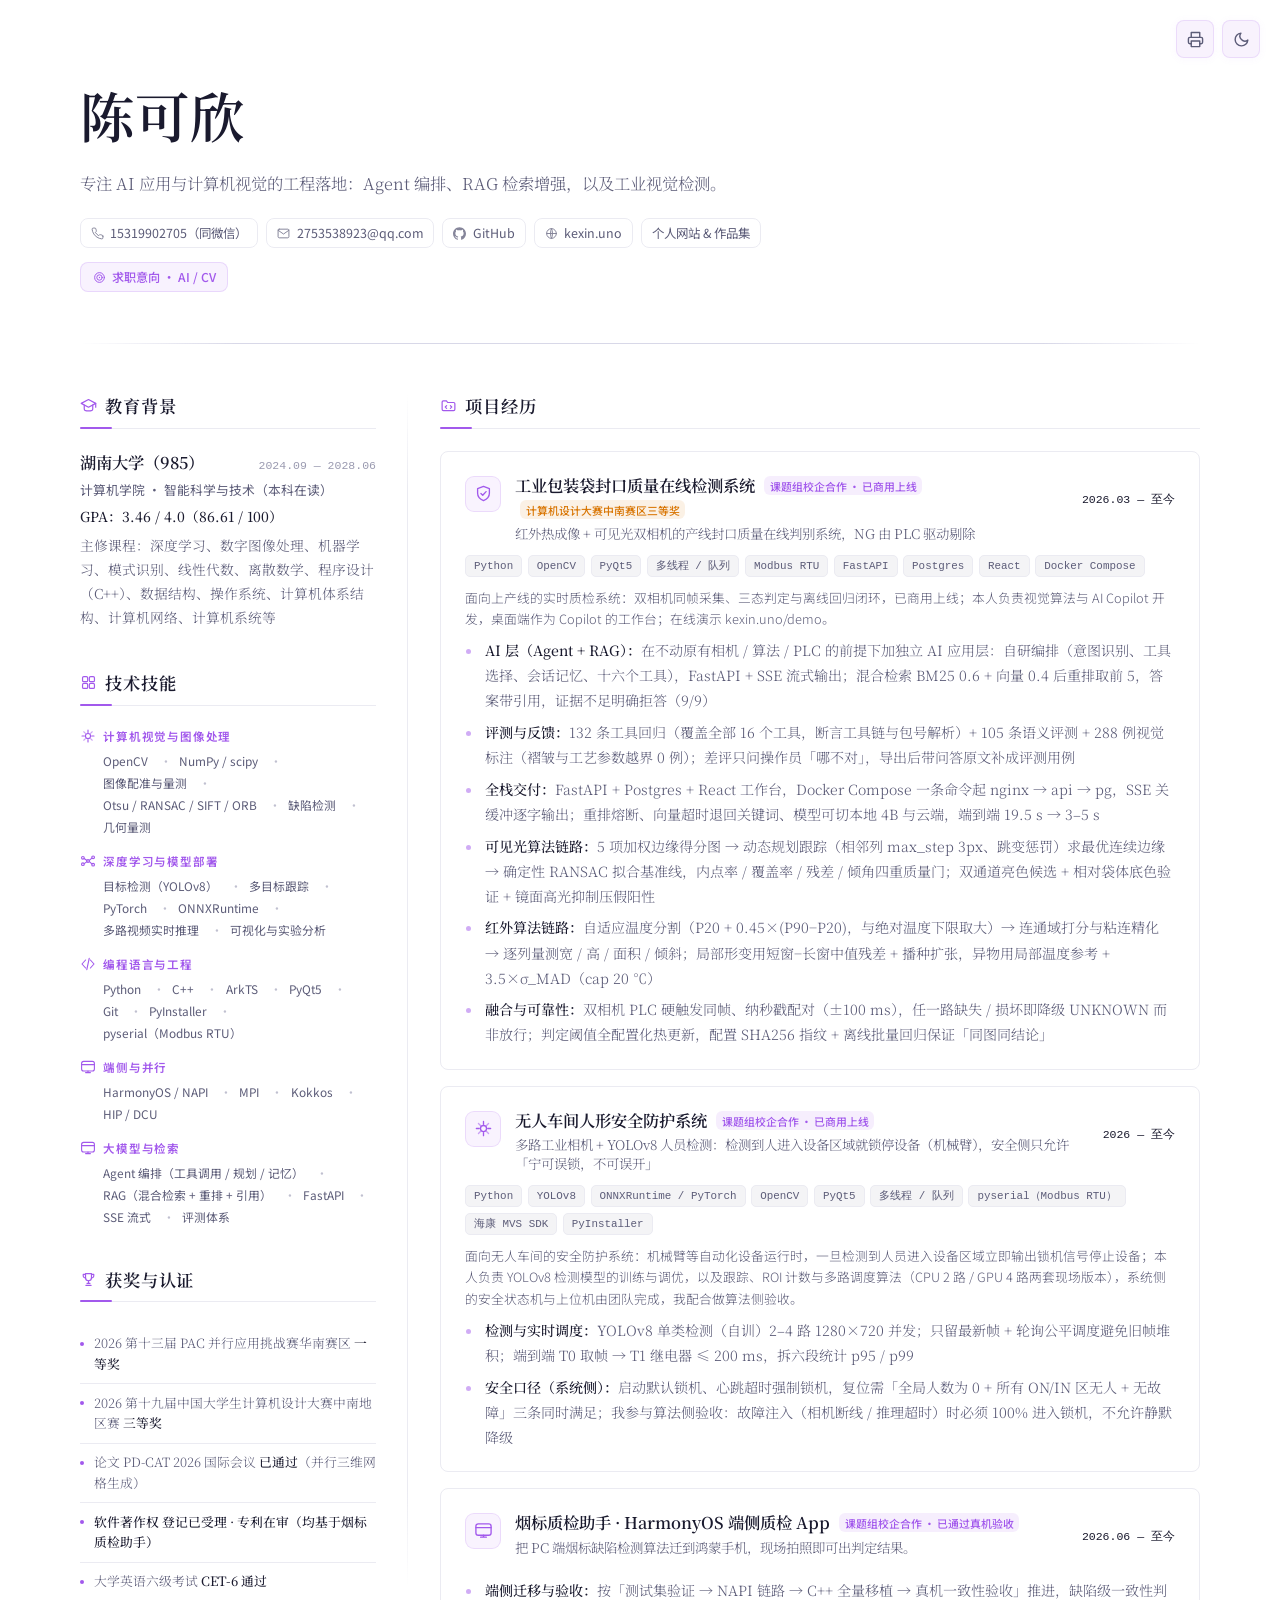
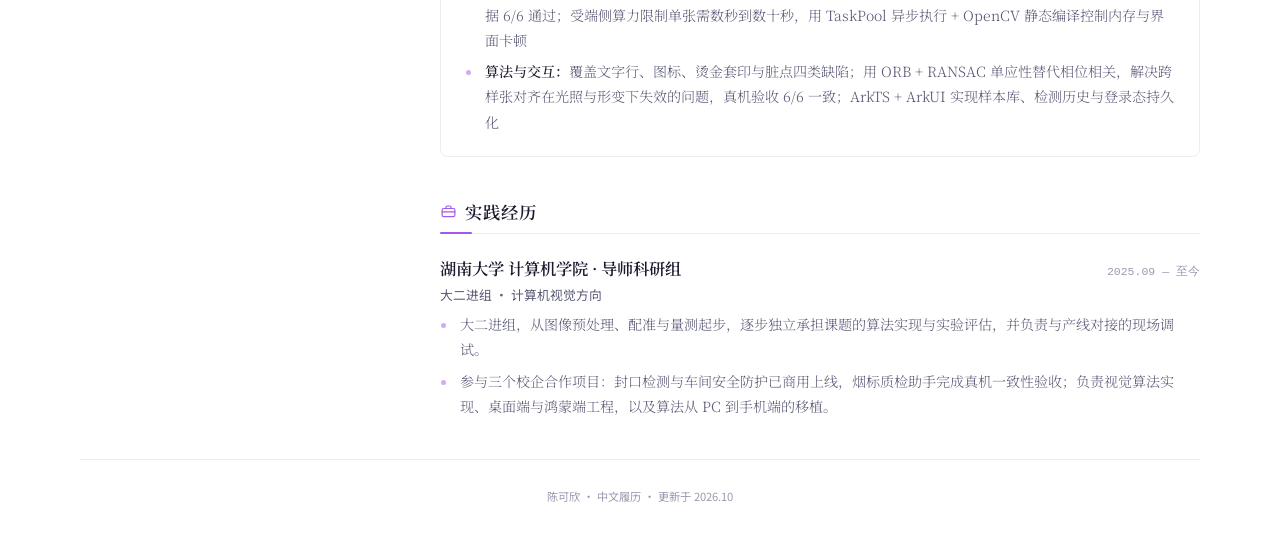
<file: cv.html>
<!DOCTYPE html>
<html lang="zh-CN">
<head>
<meta charset="UTF-8">
<meta name="viewport" content="width=device-width, initial-scale=1.0">
<meta name="description" content="陈可欣的中文技术履历。">
<meta name="theme-color" content="#ffffff">
<title>陈可欣 — 中文履历</title>
<link rel="icon" href="/assets/favicon.ico?v=cat20261107" sizes="any" />
<link rel="icon" type="image/png" sizes="32x32" href="/assets/favicon-32.png?v=cat20261107" />
<link rel="apple-touch-icon" sizes="180x180" href="/assets/apple-touch-icon.png?v=cat20261107" />
<script>
  (function () {
    var STORAGE_KEY = "theme-mode";
    var DARK_BG = "#070615";
    var LIGHT_BG = "#ffffff";
    function getPreferredMode() {
      var stored = null;
      try { stored = localStorage.getItem(STORAGE_KEY); } catch (e) {}
      if (stored === "dark" || stored === "light") return stored;
      return window.matchMedia && window.matchMedia("(prefers-color-scheme: dark)").matches ? "dark" : "light";
    }
    function apply(mode) {
      var dark = mode === "dark";
      document.documentElement.classList.toggle("dark", dark);
      var meta = document.querySelector('meta[name="theme-color"]');
      if (meta) meta.setAttribute("content", dark ? DARK_BG : LIGHT_BG);
    }
    apply(getPreferredMode());
    window.__setThemeMode = function (mode) {
      try { localStorage.setItem(STORAGE_KEY, mode); } catch (e) {}
      apply(mode);
    };
  })();
</script>
<style>
@import "https://fonts.googleapis.com/css2?family=Noto+Serif+SC:2753538923@qq.com;400;500;600;700&family=Noto+Sans+SC:2753538923@qq.com;400;500;600&display=swap";:root{--font-serif-zh:"Noto Serif SC", "Noto Serif", ui-serif, "Source Han Serif SC", "Songti SC", "STSong", Georgia, "Times New Roman", Times, serif;--font-sans-zh:"Noto Sans SC", "Noto Sans", ui-sans-serif, "PingFang SC", "Hiragino Sans GB", "Microsoft YaHei", "Helvetica Neue", "Segoe UI", Arial, sans-serif;--font-mono:"SF Mono", "Fira Code", "Cascadia Code", ui-monospace, monospace;--font-serif:var(--font-serif-zh);--font-sans:var(--font-sans-zh);--font-body-weight:300;--color-accent:#a259ec;--color-accent-rgb:162, 89, 236;--color-background-primary:#fff;--color-background-secondary:#f4f4f6;--color-background-tertiary:#eaeaee;--color-text-primary:#1a1a2e;--color-text-secondary:#5c5c78;--color-text-tertiary:#9a9ab0;--color-border-primary:#c0c0d0;--color-border-secondary:#d8d8e8;--color-border-tertiary:#ebebf2;--ambient-sky-deep:#f1edd8;--ambient-sky-dark:#fbf9ef;--ambient-accent-glow:rgba(var(--color-accent-rgb), .06);--ambient-pale-glow:#e0d6aa14;--ambient-noise-opacity:.08;--radius-sm:6px;--radius-md:8px;--radius-lg:16px;--ease-soft:cubic-bezier(.16, 1, .3, 1);--ease-standard:cubic-bezier(.4, 0, .2, 1);--duration-fast:.2s;--duration-base:.3s;--shadow-neutral-sm:0 1px 3px #00000014;--shadow-neutral-md:0 4px 20px #0000000f;--shadow-accent-sm:0 1px 8px rgba(var(--color-accent-rgb), .05);--shadow-accent-md:0 4px 12px rgba(var(--color-accent-rgb), .2);color-scheme:light}html.dark{--color-background-primary:#070615;--color-background-secondary:#0f0e20;--color-background-tertiary:#1a1930;--color-text-primary:#f0effc;--color-text-secondary:#a6a6c1;--color-text-tertiary:#66668a;--color-border-primary:#38375a;--color-border-secondary:#28274a;--color-border-tertiary:#1e1d38;--ambient-sky-deep:#0d0817;--ambient-sky-dark:#070512;--ambient-accent-glow:rgba(var(--color-accent-rgb), .16);--ambient-pale-glow:#f2e7b914;--ambient-noise-opacity:.16;color-scheme:dark}*,:before,:after{box-sizing:border-box}html,body{background:var(--color-background-primary);min-height:100%;color:var(--color-text-primary);font-family:var(--font-serif);font-weight:var(--font-body-weight);transition:background var(--duration-base), color var(--duration-base);-webkit-font-smoothing:antialiased;-moz-osx-font-smoothing:grayscale;margin:0;padding:0}a{color:var(--color-accent);transition:opacity var(--duration-fast) var(--ease-standard);text-decoration:none}a:hover{opacity:.8}::selection{background:rgba(var(--color-accent-rgb), .2);color:var(--color-text-primary)}.cv-wrapper{width:min(100% - 3rem,1120px);margin:0 auto}.floating-controls{z-index:100;isolation:isolate;gap:.5rem;display:flex;position:fixed;top:1.25rem;right:1.25rem}.control-btn{isolation:isolate;background-color:color-mix(in srgb, var(--color-background-primary) 92%, var(--color-accent) 8%);border:1px solid rgba(var(--color-accent-rgb), .15);border-radius:var(--radius-md);width:38px;height:38px;color:var(--color-text-secondary);cursor:pointer;box-shadow:var(--shadow-accent-sm);transition:background-color var(--duration-fast) var(--ease-standard), color var(--duration-fast) var(--ease-standard), box-shadow var(--duration-fast) var(--ease-standard);justify-content:center;align-items:center;display:flex;position:relative;overflow:hidden}.language-btn{width:38px;min-width:38px;padding:0}.language-btn:hover{opacity:1}.translate-icon{flex:none;display:block}.control-btn:hover{background-color:color-mix(in srgb, var(--color-background-primary) 85%, var(--color-accent) 15%);color:var(--color-accent);box-shadow:var(--shadow-accent-md)}html.dark .icon-sun{display:block}html.dark .icon-moon,html:not(.dark) .icon-sun{display:none}html:not(.dark) .icon-moon{display:block}.hero{padding:5rem 0 3.25rem;position:relative}.hero:after{content:"";background:linear-gradient(90deg, transparent, var(--color-border-secondary) 14%, var(--color-border-secondary) 86%, transparent);height:1px;position:absolute;bottom:0;left:0;right:0}.name{font-family:var(--font-serif);letter-spacing:.02em;background:linear-gradient(135deg, var(--color-text-primary) 60%, var(--color-accent) 100%);-webkit-text-fill-color:transparent;-webkit-background-clip:text;background-clip:text;margin:0 0 .85rem;padding-bottom:.1em;font-size:clamp(2.6rem,5vw,3.4rem);font-weight:600;line-height:1.3}.tagline{color:var(--color-text-secondary);max-width:42rem;margin:0 0 1.35rem;font-size:1.02rem;font-weight:300;line-height:1.65}.contact-row{font-family:var(--font-sans);flex-wrap:wrap;align-items:center;gap:.45rem .5rem;margin-bottom:.9rem;font-size:.78rem;display:flex}.contact-row a,.contact-row span{min-height:29px;color:var(--color-text-secondary);background:color-mix(in srgb, var(--color-background-primary) 72%, transparent);border:1px solid var(--color-border-tertiary);border-radius:var(--radius-md);transition:color var(--duration-fast) var(--ease-standard), border-color var(--duration-fast) var(--ease-standard), background var(--duration-fast) var(--ease-standard);align-items:center;gap:.4rem;padding:.3rem .62rem;font-weight:400;display:inline-flex}.contact-row a:hover{color:var(--color-accent);border-color:rgba(var(--color-accent-rgb), .3);background:rgba(var(--color-accent-rgb), .06);opacity:1}.contact-row a svg,.contact-row span svg{opacity:.75;flex-shrink:0;width:13px;height:13px}.contact-row a:hover svg{opacity:1}.intent{font-family:var(--font-sans);color:var(--color-accent);background:rgba(var(--color-accent-rgb), .08);border:1px solid rgba(var(--color-accent-rgb), .18);border-radius:var(--radius-md);align-items:center;gap:.4rem;margin:0;padding:.3rem .72rem;font-size:.76rem;font-weight:500;display:inline-flex}.intent svg{flex-shrink:0;width:13px;height:13px}.cv-grid{grid-template-columns:296px minmax(0,1fr);align-items:start;column-gap:clamp(2.25rem,5vw,4rem);padding:.5rem 0 2.5rem;display:grid}.cv-aside{min-width:0;position:relative}.cv-aside:after{content:"";background:linear-gradient(180deg, transparent, var(--color-border-tertiary) 8%, var(--color-border-tertiary) 92%, transparent);width:1px;position:absolute;top:2.6rem;bottom:1rem;right:calc(clamp(2.25rem,5vw,4rem)/-2)}.cv-main{min-width:0}.section{padding:2.6rem 0 0}.section-title{font-family:var(--font-serif);letter-spacing:.05em;color:var(--color-text-primary);border-bottom:1px solid var(--color-border-tertiary);align-items:center;gap:.5rem;margin:0 0 1.4rem;padding-bottom:.6rem;font-size:1.08rem;font-weight:600;display:flex;position:relative}.section-title .st-icon{color:var(--color-accent);flex-shrink:0;display:inline-flex}.section-title .st-icon svg{width:17px;height:17px;display:block}.section-title:after{content:"";background:var(--color-accent);border-radius:1px;width:2rem;height:2px;position:absolute;bottom:-1px;left:0}.entry{margin-bottom:1.8rem}.section .entry:last-child{margin-bottom:0}.entry-header{justify-content:space-between;align-items:baseline;gap:1rem;margin-bottom:.3rem;display:flex}.entry-title{font-family:var(--font-serif);color:var(--color-text-primary);margin:0;font-size:1.02rem;font-weight:600;line-height:1.45}.entry-sub{font-family:var(--font-sans);color:var(--color-text-secondary);margin:0 0 .2rem;font-size:.8rem;font-weight:400}.entry-date{font-family:var(--font-mono);color:var(--color-text-tertiary);white-space:nowrap;flex-shrink:0;font-size:.72rem}.entry-detail{color:var(--color-text-secondary);margin:.3rem 0 0;font-size:.86rem;line-height:1.75}.entry-detail strong{color:var(--color-text-primary);font-weight:500}.entry-list{color:var(--color-text-secondary);margin:.5rem 0 0;padding-left:1.1rem;font-size:.88rem;line-height:1.78}.entry-list li{margin-bottom:.42rem;padding-left:.12rem}.entry-list li:last-child{margin-bottom:0}.entry-list li::marker{color:rgba(var(--color-accent-rgb), .5)}.entry-list strong{color:var(--color-text-primary);font-weight:500}.entry-list code{font-family:var(--font-mono);background:rgba(var(--color-accent-rgb), .08);color:var(--color-accent);border-radius:3px;padding:.1em .35em;font-size:.82em}.project-card{border:1px solid var(--color-border-tertiary);border-radius:var(--radius-md);transition:background-color var(--duration-fast) var(--ease-soft), border-color var(--duration-fast) var(--ease-soft), box-shadow var(--duration-fast) var(--ease-soft);background:0 0;margin-bottom:1rem;padding:1.35rem 1.5rem}.project-card:last-child{margin-bottom:0}.project-card:hover{background-color:rgba(var(--color-accent-rgb), .03);border-color:rgba(var(--color-accent-rgb), .22);box-shadow:var(--shadow-accent-sm)}.project-tag{font-family:var(--font-sans);color:var(--color-accent);background:rgba(var(--color-accent-rgb), .1);border-radius:var(--radius-sm);vertical-align:.12em;white-space:nowrap;margin-left:.35rem;padding:.14em .5em;font-size:.68rem;font-weight:500}.award-tag{color:#d97706;background:#d977061a}html.dark .award-tag{color:#fbbf24;background:#fbbf241f}.project-desc{font-family:var(--font-serif);color:var(--color-text-secondary);margin:.2rem 0 0;font-size:.84rem}.project-link{font-family:var(--font-mono);flex-shrink:0;font-size:.72rem}.ph-left{align-items:flex-start;gap:.85rem;min-width:0;display:flex}.project-card .project-icon{width:36px;height:36px;color:var(--color-accent);background:rgba(var(--color-accent-rgb), .07);border:1px solid rgba(var(--color-accent-rgb), .16);border-radius:9px;flex-shrink:0;place-items:center;margin-top:.12rem;display:grid}.project-card .project-icon svg{width:19px;height:19px;display:block}.tech-stack{flex-wrap:wrap;gap:.35rem;margin:.7rem 0 0;display:flex}.tech-chip{font-family:var(--font-mono);color:var(--color-text-secondary);background:var(--color-background-secondary);border:1px solid var(--color-border-tertiary);white-space:nowrap;border-radius:5px;align-items:center;gap:.32rem;padding:.2rem .5rem;font-size:.68rem;display:inline-flex}.tech-chip .ci{opacity:.75;flex-shrink:0;width:12px;height:12px}.project-summary{font-family:var(--font-sans);color:var(--color-text-secondary);margin:.6rem 0 0;font-size:.8rem;line-height:1.7}.skills-stack{flex-direction:column;gap:1.15rem;display:flex}.skill-group{min-width:0}.skill-header{align-items:center;gap:.45rem;margin-bottom:.5rem;display:flex}.skill-header .cat-icon,.skill-header .cat-icon svg{width:16px;height:16px;display:block}.skill-header .cat-icon{color:var(--color-accent);flex-shrink:0}.skill-label{font-family:var(--font-sans);text-transform:uppercase;letter-spacing:.07em;color:var(--color-accent);margin:0;font-size:.72rem;font-weight:600}.skill-chips{flex-wrap:wrap;gap:.3rem .45rem;padding-left:calc(16px + .45rem);display:flex}.chip{font-family:var(--font-sans);color:var(--color-text-secondary);white-space:nowrap;transition:color var(--duration-fast) var(--ease-standard);align-items:center;gap:.3rem;font-size:.74rem;font-weight:400;display:inline-flex}.chip:not(:last-child):after{content:"·";color:var(--color-border-primary);margin-left:.45rem}.chip:hover{color:var(--color-text-primary)}.ci{opacity:.7;flex-shrink:0;width:12px;height:12px}.chip svg.ci{opacity:.7;flex:0 0 12px;width:12px;height:12px;display:block}.chip:hover .ci,.chip:hover svg.ci{opacity:1}.awards-list{flex-direction:column;display:flex}.award-item{border-bottom:1px solid var(--color-border-tertiary);color:var(--color-text-secondary);align-items:flex-start;gap:.6rem;padding:.55rem 0;font-size:.8rem;line-height:1.6;display:flex}.award-item:last-child{border-bottom:0}.award-dot{background:var(--color-accent);border-radius:50%;flex-shrink:0;width:4px;height:4px;margin-top:.52rem}.award-item strong{color:var(--color-text-primary);font-weight:500}.footer{text-align:center;border-top:1px solid var(--color-border-tertiary);padding:1.75rem 0 2.75rem}.footer p{font-family:var(--font-sans);color:var(--color-text-tertiary);margin:0;font-size:.7rem;font-weight:400}@media (prefers-reduced-motion:no-preference){.hero-content{animation:cv-reveal .75s var(--ease-soft) both}@keyframes cv-reveal{0%{opacity:0;transform:translateY(10px)}to{opacity:1;transform:translateY(0)}}}@media (width<=900px){.cv-wrapper{width:min(100% - 2rem,640px)}.hero{padding:4rem 0 2.6rem}.cv-grid{grid-template-columns:1fr;padding-bottom:2rem}.cv-aside:after{content:none}.cv-aside{display:contents}.cv-aside .section:first-child{order:1}.cv-main{display:contents}.cv-main .section{order:2}.cv-aside .section:nth-child(2){order:3}.cv-aside .section:nth-child(3){order:4}.cv-grid{flex-direction:column;display:flex}.section{padding-top:2.3rem}}@media (width<=540px){.name{letter-spacing:.02em;font-size:2.5rem}.tagline{font-size:.94rem}.contact-row{font-size:.76rem;line-height:1.8}.entry-header{flex-direction:column;align-items:flex-start;gap:.2rem}.project-card{padding:1.1rem 1.15rem}.entry-list{font-size:.84rem;line-height:1.75}.floating-controls{gap:.4rem;top:.75rem;right:.75rem}.control-btn{width:34px;height:34px;box-shadow:none}}@media print{@page{size:A4 landscape;margin:10mm 12mm}{-webkit-print-color-adjust:exact;print-color-adjust:exact}.cv-wrapper{width:100%}.floating-controls{display:none}.project-card,.entry,.skill-group,.award-item{break-inside:avoid}}

@media print {
  html { font-size: 12.4px; }
  .cv-wrapper { width: 100%; max-width: none; }
  .hero { padding: .95rem 0 .9rem; }
  .tagline { margin-bottom: .75rem; }
  .contact-row { margin-bottom: .6rem; }
  .site-note { color: #8b7fae; font-size: .72rem; margin-left: .3rem; letter-spacing: .02em; }
  .cv-grid {
    display: grid;
    grid-template-columns: 232px minmax(0, 1fr);
    column-gap: 2rem;
    padding: .3rem 0 .4rem;
  }
  .cv-aside { display: block; }
  .cv-main { display: block; }
  .cv-aside .section, .cv-main .section { order: 0; }
  .cv-aside::after { content: ""; top: 1rem; bottom: .4rem; right: -1rem; }
  .section { padding-top: .95rem; }
  .section-title { margin-bottom: .6rem; font-size: 1rem; padding-bottom: .4rem; break-after: avoid; }
  .entry { margin-bottom: 1rem; }
  .entry-sub { margin-bottom: .15rem; }
  /* 项目名称放大一点，投递时更醒目 */
  .project-card .entry-title { font-size: 1.2rem; line-height: 1.4; }
  .entry-detail, .project-summary { font-size: .78rem; line-height: 1.6; }
  .entry-list { margin-top: .35rem; padding-left: .95rem; font-size: .8rem; line-height: 1.68; }
  .entry-list li { margin-bottom: .2rem; }
  .project-card {
    border: 0;
    border-radius: 0;
    padding: 0;
    margin-bottom: .85rem;
  }
  .project-card .project-icon { display: none; }
  .tech-stack { margin-top: .45rem; gap: .28rem; }
  .skills-stack { gap: .62rem; }
  .skill-header { margin-bottom: .3rem; }
  .award-item { padding: .26rem 0; }
  .footer { padding: .7rem 0 0; }
}

</style>
</head>
<body>
<div class="cv-wrapper">

  <div class="floating-controls">
    <button class="control-btn" id="print-button" aria-label="打印 / 导出 PDF" title="打印 / 导出 PDF" type="button">
      <svg width="17" height="17" viewBox="0 0 24 24" fill="none" stroke="currentColor" stroke-width="2" stroke-linecap="round" stroke-linejoin="round"><polyline points="6,9 6,2 18,2 18,9"/><path d="M6 18H4a2 2 0 0 1-2-2v-5a2 2 0 0 1 2-2h16a2 2 0 0 1 2 2v5a2 2 0 0 1-2 2h-2"/><rect x="6" y="14" width="12" height="8"/></svg>
    </button>
    <button class="control-btn" id="theme-toggle" aria-label="切换深色模式" data-dark-label="切换深色模式" data-light-label="切换浅色模式" aria-pressed="false" type="button">
      <svg class="icon-sun" width="17" height="17" viewBox="0 0 24 24" fill="none" stroke="currentColor" stroke-width="2" stroke-linecap="round" stroke-linejoin="round"><circle cx="12" cy="12" r="5"/><line x1="12" y1="1" x2="12" y2="3"/><line x1="12" y1="21" x2="12" y2="23"/><line x1="4.22" y1="4.22" x2="5.64" y2="5.64"/><line x1="18.36" y1="18.36" x2="19.78" y2="19.78"/><line x1="1" y1="12" x2="3" y2="12"/><line x1="21" y1="12" x2="23" y2="12"/><line x1="4.22" y1="19.78" x2="5.64" y2="18.36"/><line x1="18.36" y1="5.64" x2="19.78" y2="4.22"/></svg>
      <svg class="icon-moon" width="17" height="17" viewBox="0 0 24 24" fill="none" stroke="currentColor" stroke-width="2" stroke-linecap="round" stroke-linejoin="round"><path d="M21 12.79A9 9 0 1 1 11.21 3 7 7 0 0 0 21 12.79z"/></svg>
    </button>
  </div>

  <header class="hero">
    <div class="hero-content">
      <h1 class="name">陈可欣</h1>
      <p class="tagline">专注 AI 应用与计算机视觉的工程落地：Agent 编排、RAG 检索增强，以及工业视觉检测。</p>
      <div class="contact-row">
        <span><svg viewBox="0 0 24 24" fill="none" stroke="currentColor" stroke-width="1.8" stroke-linecap="round" stroke-linejoin="round"><path d="M22 16.92v3a2 2 0 0 1-2.18 2 19.79 19.79 0 0 1-8.63-3.07 19.5 19.5 0 0 1-6-6 19.79 19.79 0 0 1-3.07-8.67A2 2 0 0 1 4.11 2h3a2 2 0 0 1 2 1.72 12.84 12.84 0 0 0 .7 2.81 2 2 0 0 1-.45 2.11L8.09 9.91a16 16 0 0 0 6 6l1.27-1.27a2 2 0 0 1 2.11-.45 12.84 12.84 0 0 0 2.81.7A2 2 0 0 1 22 16.92z"/></svg>15319902705（同微信）</span>
        <a href="mailto:2753538923@qq.com"><svg viewBox="0 0 24 24" fill="none" stroke="currentColor" stroke-width="1.8" stroke-linecap="round" stroke-linejoin="round"><path d="M4 4h16c1.1 0 2 .9 2 2v12c0 1.1-.9 2-2 2H4c-1.1 0-2-.9-2-2V6c0-1.1.9-2 2-2z"/><polyline points="22,6 12,13 2,6"/></svg>2753538923@qq.com</a>
        <a href="https://github.com/Tang-0118" target="_blank" rel="noopener"><svg viewBox="0 0 24 24" fill="currentColor"><path d="M12 .297c-6.63 0-12 5.373-12 12 0 5.303 3.438 9.8 8.205 11.385.6.113.82-.258.82-.577 0-.285-.01-1.04-.015-2.04-3.338.724-4.042-1.61-4.042-1.61C4.422 18.07 3.633 17.7 3.633 17.7c-1.087-.744.084-.729.084-.729 1.205.084 1.838 1.236 1.838 1.236 1.07 1.835 2.809 1.305 3.495.998.108-.776.417-1.305.76-1.605-2.665-.3-5.466-1.332-5.466-5.93 0-1.31.465-2.38 1.235-3.22-.135-.303-.54-1.523.105-3.176 0 0 1.005-.322 3.3 1.23.96-.267 1.98-.399 3-.405 1.02.006 2.04.138 3 .405 2.28-1.552 3.285-1.23 3.285-1.23.645 1.653.24 2.873.12 3.176.765.84 1.23 1.91 1.23 3.22 0 4.61-2.805 5.625-5.475 5.92.42.36.81 1.096.81 2.22 0 1.606-.015 2.896-.015 3.286 0 .315.21.69.825.57C20.565 22.092 24 17.592 24 12.297c0-6.627-5.373-12-12-12"/></svg>GitHub</a>
        <a class="site-link" href="https://kexin.uno" target="_blank" rel="noopener"><svg viewBox="0 0 24 24" fill="none" stroke="currentColor" stroke-width="1.8" stroke-linecap="round" stroke-linejoin="round"><circle cx="12" cy="12" r="9"/><path d="M3 12h18M12 3c2.6 2.7 2.6 15.3 0 18M12 3c-2.6 2.7-2.6 15.3 0 18"/></svg>kexin.uno</a><span class="site-note">个人网站 &amp; 作品集</span>
      </div>
      <p class="intent"><svg viewBox="0 0 24 24" fill="none" stroke="currentColor" stroke-width="1.8" stroke-linecap="round" stroke-linejoin="round"><circle cx="12" cy="12" r="9"/><circle cx="12" cy="12" r="5"/><circle cx="12" cy="12" r="1.2" fill="currentColor" stroke="none"/></svg>求职意向 · AI / CV</p>
    </div>
  </header>

  <div class="cv-grid">
    <aside class="cv-aside">
      <section class="section">
        <h2 class="section-title"><span class="st-icon"><svg viewBox="0 0 20 20" fill="none" stroke="currentColor" stroke-width="1.4" stroke-linecap="round" stroke-linejoin="round"><path d="M10 3L1.5 7.5 10 12l8.5-4.5L10 3z"/><path d="M5 9.6V14c0 1.2 2.2 2.4 5 2.4s5-1.2 5-2.4V9.6"/><path d="M18.5 7.5V12"/></svg></span>教育背景</h2>
        <div class="entry">
          <div class="entry-header">
            <h3 class="entry-title">湖南大学（985）</h3>
            <span class="entry-date">2024.09 — 2028.06</span>
          </div>
          <p class="entry-sub">计算机学院 · 智能科学与技术（本科在读）</p>
          <p class="entry-detail"><strong>GPA：3.46 / 4.0（86.61 / 100）</strong></p>
          <p class="entry-detail">主修课程：深度学习、数字图像处理、机器学习、模式识别、线性代数、离散数学、程序设计（C++）、数据结构、操作系统、计算机体系结构、计算机网络、计算机系统等</p>
        </div>
      </section>

      <section class="section">
        <h2 class="section-title"><span class="st-icon"><svg viewBox="0 0 20 20" fill="none" stroke="currentColor" stroke-width="1.4" stroke-linecap="round" stroke-linejoin="round"><rect x="3" y="3" width="6" height="6" rx="1.5"/><rect x="11" y="3" width="6" height="6" rx="1.5"/><rect x="3" y="11" width="6" height="6" rx="1.5"/><rect x="11" y="11" width="6" height="6" rx="1.5"/></svg></span>技术技能</h2>
        <div class="skills-stack"><div class="skill-group"><div class="skill-header"><span class="cat-icon"><svg viewBox="0 0 20 20" fill="none" stroke="currentColor" stroke-width="1.4" stroke-linecap="round" stroke-linejoin="round"><path d="M10 2.5v3M10 14.5v3M2.5 10h3M14.5 10h3"/><circle cx="10" cy="10" r="3.2"/><path d="M4.7 4.7l2.1 2.1M13.2 13.2l2.1 2.1M15.3 4.7l-2.1 2.1M6.8 13.2l-2.1 2.1" opacity=".55"/></svg></span><h4 class="skill-label">计算机视觉与图像处理</h4></div><div class="skill-chips"><span class="chip">OpenCV</span><span class="chip">NumPy / scipy</span><span class="chip">图像配准与量测</span><span class="chip">Otsu / RANSAC / SIFT / ORB</span><span class="chip">缺陷检测</span><span class="chip">几何量测</span></div></div><div class="skill-group"><div class="skill-header"><span class="cat-icon"><svg viewBox="0 0 20 20" fill="none" stroke="currentColor" stroke-width="1.4" stroke-linecap="round" stroke-linejoin="round"><circle cx="3.6" cy="6" r="1.7"/><circle cx="3.6" cy="14" r="1.7"/><circle cx="10" cy="10" r="1.7"/><circle cx="16.4" cy="5.4" r="1.7"/><circle cx="16.4" cy="14.6" r="1.7"/><path d="M5.2 6.9l3.4 2.5M5.3 13.3l3.4-2.5M11.6 9.2l3.2-2.9M11.7 10.8l3.1 2.9"/></svg></span><h4 class="skill-label">深度学习与模型部署</h4></div><div class="skill-chips"><span class="chip">目标检测（YOLOv8）</span><span class="chip">多目标跟踪</span><span class="chip">PyTorch</span><span class="chip">ONNXRuntime</span><span class="chip">多路视频实时推理</span><span class="chip">可视化与实验分析</span></div></div><div class="skill-group"><div class="skill-header"><span class="cat-icon"><svg viewBox="0 0 20 20" fill="none" stroke="currentColor" stroke-width="1.4" stroke-linecap="round" stroke-linejoin="round"><path d="M7 5L2.5 10 7 15M13 5l4.5 5-4.5 5M11.5 3L8.5 17"/></svg></span><h4 class="skill-label">编程语言与工程</h4></div><div class="skill-chips"><span class="chip">Python</span><span class="chip">C++</span><span class="chip">ArkTS</span><span class="chip">PyQt5</span><span class="chip">Git</span><span class="chip">PyInstaller</span><span class="chip">pyserial（Modbus RTU）</span></div></div><div class="skill-group"><div class="skill-header"><span class="cat-icon"><svg viewBox="0 0 20 20" fill="none" stroke="currentColor" stroke-width="1.4" stroke-linecap="round" stroke-linejoin="round"><rect x="2" y="3" width="16" height="12" rx="2.5"/><path d="M2 7h16M7 17h6M10 15v2"/></svg></span><h4 class="skill-label">端侧与并行</h4></div><div class="skill-chips"><span class="chip">HarmonyOS / NAPI</span><span class="chip">MPI</span><span class="chip">Kokkos</span><span class="chip">HIP / DCU</span></div></div><div class="skill-group"><div class="skill-header"><span class="cat-icon"><svg viewBox="0 0 20 20" fill="none" stroke="currentColor" stroke-width="1.4" stroke-linecap="round" stroke-linejoin="round"><rect x="2" y="3" width="16" height="12" rx="2.5"/><path d="M2 7h16M7 17h6M10 15v2"/></svg></span><h4 class="skill-label">大模型与检索</h4></div><div class="skill-chips"><span class="chip">Agent 编排（工具调用 / 规划 / 记忆）</span><span class="chip">RAG（混合检索 + 重排 + 引用）</span><span class="chip">FastAPI</span><span class="chip">SSE 流式</span><span class="chip">评测体系</span></div></div></div>
      </section>

      <section class="section">
        <h2 class="section-title"><span class="st-icon"><svg viewBox="0 0 20 20" fill="none" stroke="currentColor" stroke-width="1.4" stroke-linecap="round" stroke-linejoin="round"><path d="M6.5 3h7v5a3.5 3.5 0 01-7 0V3z"/><path d="M6.5 4H3.8v1.6a2.6 2.6 0 002.7 2.6M13.5 4h2.7v1.6a2.6 2.6 0 01-2.7 2.6"/><path d="M10 11.5V14M7 17h6M8.2 14.5h3.6"/></svg></span>获奖与认证</h2>
        <div class="awards-list"><div class="award-item"><span class="award-dot"></span><span>2026 第十三届 PAC 并行应用挑战赛华南赛区 <strong>一等奖</strong></span></div><div class="award-item"><span class="award-dot"></span><span>2026 第十九届中国大学生计算机设计大赛中南地区赛 <strong>三等奖</strong></span></div><div class="award-item"><span class="award-dot"></span><span>论文 PD-CAT 2026 国际会议 <strong>已通过</strong>（并行三维网格生成）</span></div><div class="award-item"><span class="award-dot"></span><span><strong>软件著作权 登记已受理 · 专利在审（均基于烟标质检助手）</strong></span></div><div class="award-item"><span class="award-dot"></span><span>大学英语六级考试 <strong>CET-6 通过</strong></span></div></div>
      </section>
    </aside>

    <main class="cv-main">
      <section class="section">
        <h2 class="section-title"><span class="st-icon"><svg viewBox="0 0 20 20" fill="none" stroke="currentColor" stroke-width="1.4" stroke-linecap="round" stroke-linejoin="round"><path d="M2.5 6A1.5 1.5 0 014 4.5h3.6L9 6.5h7A1.5 1.5 0 0117.5 8v6.5A1.5 1.5 0 0116 16H4a1.5 1.5 0 01-1.5-1.5V6z"/><path d="M7.8 10.2l-1.6 1.6 1.6 1.6M12.2 10.2l1.6 1.6-1.6 1.6"/></svg></span>项目经历</h2>
        <div class="project-card"><div class="entry-header"><div class="ph-left"><span class="project-icon"><svg viewBox="0 0 20 20" fill="none" stroke="currentColor" stroke-width="1.4" stroke-linecap="round" stroke-linejoin="round"><path d="M10 2.5l6.2 2.3v5c0 3.6-2.5 6.2-6.2 7.6-3.7-1.4-6.2-4-6.2-7.6v-5L10 2.5z"/><path d="M7.3 10l1.9 1.9 3.5-3.9"/></svg></span><div><h3 class="entry-title">工业包装袋封口质量在线检测系统 <span class="project-tag">课题组校企合作 · 已商用上线</span><span class="project-tag award-tag">计算机设计大赛中南赛区三等奖</span></h3><p class="project-desc">红外热成像 + 可见光双相机的产线封口质量在线判别系统，NG 由 PLC 驱动剔除</p></div></div><span class="project-link">2026.03 — 至今</span></div><div class="tech-stack"><span class="tech-chip">Python</span><span class="tech-chip">OpenCV</span><span class="tech-chip">PyQt5</span><span class="tech-chip">多线程 / 队列</span><span class="tech-chip">Modbus RTU</span><span class="tech-chip">FastAPI</span><span class="tech-chip">Postgres</span><span class="tech-chip">React</span><span class="tech-chip">Docker Compose</span></div><p class="project-summary">面向上产线的实时质检系统：双相机同帧采集、三态判定与离线回归闭环，已商用上线；本人负责视觉算法与 AI Copilot 开发，桌面端作为 Copilot 的工作台；在线演示 kexin.uno/demo。</p><ul class="entry-list"><li><strong>AI 层（Agent + RAG）：</strong>在不动原有相机 / 算法 / PLC 的前提下加独立 AI 应用层：自研编排（意图识别、工具选择、会话记忆、十六个工具），FastAPI + SSE 流式输出；混合检索 BM25 0.6 + 向量 0.4 后重排取前 5，答案带引用，证据不足明确拒答（9/9）</li><li><strong>评测与反馈：</strong>132 条工具回归（覆盖全部 16 个工具，断言工具链与包号解析）+ 105 条语义评测 + 288 例视觉标注（褶皱与工艺参数越界 0 例）；差评只问操作员「哪不对」，导出后带问答原文补成评测用例</li><li><strong>全栈交付：</strong>FastAPI + Postgres + React 工作台，Docker Compose 一条命令起 nginx → api → pg，SSE 关缓冲逐字输出；重排熔断、向量超时退回关键词、模型可切本地 4B 与云端，端到端 19.5 s → 3–5 s</li><li><strong>可见光算法链路：</strong>5 项加权边缘得分图 → 动态规划跟踪（相邻列 max_step 3px、跳变惩罚）求最优连续边缘 → 确定性 RANSAC 拟合基准线，内点率 / 覆盖率 / 残差 / 倾角四重质量门；双通道亮色候选 + 相对袋体底色验证 + 镜面高光抑制压假阳性</li><li><strong>红外算法链路：</strong>自适应温度分割（P20 + 0.45×(P90−P20)，与绝对温度下限取大）→ 连通域打分与粘连精化 → 逐列量测宽 / 高 / 面积 / 倾斜；局部形变用短窗−长窗中值残差 + 播种扩张，异物用局部温度参考 + 3.5×σ_MAD（cap 20 ℃）</li><li><strong>融合与可靠性：</strong>双相机 PLC 硬触发同帧、纳秒戳配对（±100 ms），任一路缺失 / 损坏即降级 UNKNOWN 而非放行；判定阈值全配置化热更新，配置 SHA256 指纹 + 离线批量回归保证「同图同结论」</li></ul></div><div class="project-card"><div class="entry-header"><div class="ph-left"><span class="project-icon"><svg viewBox="0 0 20 20" fill="none" stroke="currentColor" stroke-width="1.4" stroke-linecap="round" stroke-linejoin="round"><path d="M10 2.5v3M10 14.5v3M2.5 10h3M14.5 10h3"/><circle cx="10" cy="10" r="3.2"/><path d="M4.7 4.7l2.1 2.1M13.2 13.2l2.1 2.1M15.3 4.7l-2.1 2.1M6.8 13.2l-2.1 2.1" opacity=".55"/></svg></span><div><h3 class="entry-title">无人车间人形安全防护系统 <span class="project-tag">课题组校企合作 · 已商用上线</span></h3><p class="project-desc">多路工业相机 + YOLOv8 人员检测：检测到人进入设备区域就锁停设备（机械臂），安全侧只允许「宁可误锁，不可误开」</p></div></div><span class="project-link">2026 — 至今</span></div><div class="tech-stack"><span class="tech-chip">Python</span><span class="tech-chip">YOLOv8</span><span class="tech-chip">ONNXRuntime / PyTorch</span><span class="tech-chip">OpenCV</span><span class="tech-chip">PyQt5</span><span class="tech-chip">多线程 / 队列</span><span class="tech-chip">pyserial（Modbus RTU）</span><span class="tech-chip">海康 MVS SDK</span><span class="tech-chip">PyInstaller</span></div><p class="project-summary">面向无人车间的安全防护系统：机械臂等自动化设备运行时，一旦检测到人员进入设备区域立即输出锁机信号停止设备；本人负责 YOLOv8 检测模型的训练与调优，以及跟踪、ROI 计数与多路调度算法（CPU 2 路 / GPU 4 路两套现场版本），系统侧的安全状态机与上位机由团队完成，我配合做算法侧验收。</p><ul class="entry-list"><li><strong>检测与实时调度：</strong>YOLOv8 单类检测（自训）2–4 路 1280×720 并发；只留最新帧 + 轮询公平调度避免旧帧堆积；端到端 T0 取帧 → T1 继电器 ≤ 200 ms，拆六段统计 p95 / p99</li><li><strong>安全口径（系统侧）：</strong>启动默认锁机、心跳超时强制锁机，复位需「全局人数为 0 + 所有 ON/IN 区无人 + 无故障」三条同时满足；我参与算法侧验收：故障注入（相机断线 / 推理超时）时必须 100% 进入锁机，不允许静默降级</li></ul></div><div class="project-card"><div class="entry-header"><div class="ph-left"><span class="project-icon"><svg viewBox="0 0 20 20" fill="none" stroke="currentColor" stroke-width="1.4" stroke-linecap="round" stroke-linejoin="round"><rect x="2" y="3" width="16" height="12" rx="2.5"/><path d="M2 7h16M7 17h6M10 15v2"/></svg></span><div><h3 class="entry-title">烟标质检助手 · HarmonyOS 端侧质检 App <span class="project-tag">课题组校企合作 · 已通过真机验收</span></h3><p class="project-desc">把 PC 端烟标缺陷检测算法迁到鸿蒙手机，现场拍照即可出判定结果。</p></div></div><span class="project-link">2026.06 — 至今</span></div><div class="tech-stack"></div><p class="project-summary"></p><ul class="entry-list"><li><strong>端侧迁移与验收：</strong>按「测试集验证 → NAPI 链路 → C++ 全量移植 → 真机一致性验收」推进，缺陷级一致性判据 6/6 通过；受端侧算力限制单张需数秒到数十秒，用 TaskPool 异步执行 + OpenCV 静态编译控制内存与界面卡顿</li><li><strong>算法与交互：</strong>覆盖文字行、图标、烫金套印与脏点四类缺陷；用 ORB + RANSAC 单应性替代相位相关，解决跨样张对齐在光照与形变下失效的问题，真机验收 6/6 一致；ArkTS + ArkUI 实现样本库、检测历史与登录态持久化</li></ul></div>
      </section>

      <section class="section">
        <h2 class="section-title"><span class="st-icon"><svg viewBox="0 0 20 20" fill="none" stroke="currentColor" stroke-width="1.4" stroke-linecap="round" stroke-linejoin="round"><rect x="2.5" y="6.5" width="15" height="9.5" rx="2"/><path d="M7 6.5V5.2A1.7 1.7 0 018.7 3.5h2.6A1.7 1.7 0 0113 5.2v1.3M2.5 10.5h15"/></svg></span>实践经历</h2>
        <div class="entry"><div class="entry-header"><h3 class="entry-title">湖南大学 计算机学院 · 导师科研组</h3><span class="entry-date">2025.09 — 至今</span></div><p class="entry-sub">大二进组 · 计算机视觉方向</p><ul class="entry-list"><li>大二进组，从图像预处理、配准与量测起步，逐步独立承担课题的算法实现与实验评估，并负责与产线对接的现场调试。</li><li>参与三个校企合作项目：封口检测与车间安全防护已商用上线，烟标质检助手完成真机一致性验收；负责视觉算法实现、桌面端与鸿蒙端工程，以及算法从 PC 到手机端的移植。</li></ul></div>
      </section>
    </main>
  </div>

  <footer class="footer">
    <p>陈可欣 · 中文履历 · 更新于 2026.10</p>
  </footer>
</div>

<script>
  (function () {
    var toggle = document.getElementById("theme-toggle");
    var printButton = document.getElementById("print-button");
    function sync() {
      var dark = document.documentElement.classList.contains("dark");
      toggle.setAttribute("aria-pressed", dark ? "true" : "false");
      toggle.setAttribute("aria-label", dark ? toggle.dataset.lightLabel : toggle.dataset.darkLabel);
      toggle.setAttribute("title", dark ? toggle.dataset.lightLabel : toggle.dataset.darkLabel);
    }
    toggle.addEventListener("click", function () {
      var dark = document.documentElement.classList.contains("dark");
      window.__setThemeMode(dark ? "light" : "dark");
      sync();
    });
    printButton.addEventListener("click", function () { window.print(); });
    sync();
  })();
</script>
</body>
</html>
</file>
<file: assets/css/style.css>
/* ==========================================================================
   Personal Website — style.css
   设计参考：浅色底 + 左侧玻璃胶囊导航 + 大圆角卡片 + 吸顶堆叠滚动
   目录：01 变量与基础  02 全局装饰  03 导航  04 通用组件
        05 首屏  06 文字带  07 面板  08 各版块  09 页脚  10 响应式与无障碍
   ========================================================================== */

/* ---------- 01 变量与基础 ---------- */
:root{
  --bg:#eceff4;
  --surface:#fafcfd;
  --surface-2:#f4f7fa;
  --ink:#0c131b;
  --ink-2:#4d5a67;
  --ink-3:#8d99a6;
  --line:rgba(12,19,27,.09);
  --line-soft:rgba(12,19,27,.06);
  --accent:#7f6cf6;
  --accent-2:#5a9eff;
  --accent-3:#00cbcc;
  --warn:#ffd166;

  --r-card:30px;
  --r-md:18px;
  --r-sm:12px;
  --r-pill:999px;

  --shadow-sm:0 1px 2px rgba(12,19,27,.04), 0 6px 18px -10px rgba(12,19,27,.16);
  --shadow-md:0 1px 2px rgba(12,19,27,.04), 0 18px 50px -22px rgba(12,19,27,.28);
  --shadow-lg:0 2px 4px rgba(12,19,27,.04), 0 40px 90px -40px rgba(12,19,27,.35);

  --ease:cubic-bezier(.22,1,.36,1);
  --ease-soft:cubic-bezier(.4,0,.2,1);
  --dock-top:50px;
  --panel-top:96px;
  --panel-gap:22px;

  --font-sans:"Inter","Noto Sans SC",-apple-system,BlinkMacSystemFont,"PingFang SC","Hiragino Sans GB","Microsoft YaHei",system-ui,sans-serif;
  --font-hand:"Caveat","Segoe Script",cursive;
}

*,*::before,*::after{box-sizing:border-box}
html{scroll-behavior:smooth;-webkit-text-size-adjust:100%}
body{
  margin:0;
  background:var(--bg);
  color:var(--ink);
  font-family:var(--font-sans);
  font-size:16px;
  line-height:1.65;
  letter-spacing:.01em;
  -webkit-font-smoothing:antialiased;
  overflow-x:clip;
}
img{display:block;max-width:100%;height:auto}
svg{display:block;max-width:100%}
a{color:inherit;text-decoration:none}
button{font:inherit;color:inherit;border:0;background:none;cursor:pointer}
h1,h2,h3,h4{margin:0;line-height:1.2;letter-spacing:-.01em;font-weight:600}
p{margin:0}
ul{margin:0;padding:0;list-style:none}
::selection{background:rgba(127,108,246,.22)}

/* 滚动条（桌面端） */
@supports selector(::-webkit-scrollbar){
  ::-webkit-scrollbar{width:10px}
  ::-webkit-scrollbar-track{background:transparent}
  ::-webkit-scrollbar-thumb{background:rgba(12,19,27,.14);border-radius:99px;border:3px solid var(--bg)}
  ::-webkit-scrollbar-thumb:hover{background:rgba(12,19,27,.26)}
}

/* ---------- 02 全局装饰 ---------- */
.progress{
  position:fixed;inset:0 0 auto;height:3px;z-index:120;
  background:rgba(12,19,27,.05);
}
.progress__bar{
  display:block;height:100%;width:0;
  background:linear-gradient(90deg,var(--accent),var(--accent-2) 60%,var(--accent-3));
  border-radius:0 99px 99px 0;
  transition:width .1s linear;
}

/* 跟随鼠标的柔光 */
.glow{
  position:fixed;top:0;left:0;width:520px;height:520px;z-index:0;
  margin:-260px 0 0 -260px;pointer-events:none;opacity:0;
  background:radial-gradient(circle at center,rgba(127,108,246,.16),rgba(90,158,255,.10) 45%,transparent 70%);
  transition:opacity .6s ease;
  will-change:transform;
}
body.has-glow .glow{opacity:1}

/* 页面底纹：白墙 + 枝叶影子（assets/bg-wall.webp），上面再压几团白光保证文字好读 */
.texture{
  position:fixed;inset:-10%;z-index:0;pointer-events:none;
  background:
    radial-gradient(38% 30% at 16% 12%,rgba(255,255,255,.9),transparent 70%),
    radial-gradient(30% 24% at 82% 22%,rgba(255,255,255,.75),transparent 72%),
    radial-gradient(44% 34% at 68% 78%,rgba(255,255,255,.7),transparent 74%),
    radial-gradient(26% 22% at 30% 62%,rgba(190,205,225,.35),transparent 70%),
    radial-gradient(34% 26% at 92% 62%,rgba(196,210,232,.30),transparent 72%),
    url("[data-uri]") center / cover no-repeat;
  animation:drift 26s var(--ease-soft) infinite alternate;
}
@keyframes drift{
  from{transform:translate3d(-1.5%,-1%,0) scale(1.04)}
  to{transform:translate3d(2%,1.5%,0) scale(1.1)}
}
main,.dock{position:relative;z-index:1}

/* ---------- 03 左侧悬浮导航胶囊 ---------- */
.dock{
  position:fixed;left:26px;top:50%;transform:translateY(-50%);
  display:flex;flex-direction:column;gap:4px;padding:10px 8px;
  background:rgba(255,255,255,.72);
  backdrop-filter:blur(16px) saturate(1.4);
  -webkit-backdrop-filter:blur(16px) saturate(1.4);
  border:1px solid rgba(255,255,255,.9);
  border-radius:26px;
  box-shadow:var(--shadow-md);
  z-index:100;
  transition:padding .35s var(--ease);
}
.dock__item{
  position:relative;display:flex;align-items:center;gap:0;
  height:44px;padding:0 12px;border-radius:14px;
  color:var(--ink-3);
  transition:color .3s var(--ease),background .3s var(--ease),gap .35s var(--ease),padding .35s var(--ease);
}
.dock__item svg{width:21px;height:21px;flex:none}
.dock__item svg *{
  fill:none;stroke:currentColor;stroke-width:1.5;stroke-linecap:round;stroke-linejoin:round;
  transition:stroke .3s ease;
}
.dock__item:hover{color:var(--ink);background:rgba(12,19,27,.05)}
.dock__item.is-active{color:var(--ink);background:rgba(127,108,246,.12);gap:8px;padding-right:14px}
.dock__item.is-active svg *{stroke:var(--accent)}
.dock__label{
  max-width:0;opacity:0;overflow:hidden;white-space:nowrap;
  font-size:12.5px;font-weight:500;letter-spacing:.02em;
  transition:max-width .4s var(--ease),opacity .3s var(--ease);
}
.dock__item.is-active .dock__label{max-width:70px;opacity:1}
.dock:hover .dock__item .dock__label{max-width:70px;opacity:1}

/* ---------- 04 通用组件 ---------- */
.section{position:relative;padding:120px 0 120px;margin:0 auto;max-width:1180px;padding-inline:clamp(20px,6vw,64px)}
.section--contact{padding-bottom:60px}

.section__head{max-width:660px;margin:0 0 40px}
#about .section__head,
#about .panel{opacity:1;transform:none;transition:none}
.section__kicker{
  display:inline-block;font-size:12px;font-weight:600;letter-spacing:.18em;
  color:var(--accent);margin-bottom:14px;
}
.section__title{font-size:clamp(30px,4.2vw,46px);letter-spacing:-.02em}
.section__sub{margin-top:14px;color:var(--ink-2);font-size:clamp(14.5px,1.4vw,16.5px)}

.btn{
  display:inline-flex;align-items:center;gap:9px;
  padding:13px 22px;border-radius:var(--r-pill);
  font-size:14.5px;font-weight:500;
  background:var(--surface);color:var(--ink);
  border:1px solid var(--line);
  box-shadow:var(--shadow-sm);
  transition:transform .35s var(--ease),box-shadow .35s var(--ease),background .3s ease,border-color .3s ease;
}
.btn svg{width:17px;height:17px;fill:none;stroke:currentColor;stroke-width:1.7;stroke-linecap:round;stroke-linejoin:round;transition:transform .35s var(--ease)}
.btn:hover{transform:translateY(-2px);box-shadow:var(--shadow-md);border-color:rgba(12,19,27,.16)}
.btn:hover svg{transform:translateX(3px)}
.btn:active{transform:translateY(0) scale(.985)}
.btn--primary{
  background:linear-gradient(180deg,#161e2a,#0c131b);color:#fff;
  border-color:transparent;box-shadow:0 10px 26px -12px rgba(12,19,27,.7);
}
.btn--primary:hover{box-shadow:0 18px 40px -16px rgba(12,19,27,.75)}
.btn--sm{padding:10px 18px;font-size:13.5px}

.tag,.chip{
  display:inline-flex;align-items:center;gap:7px;
  padding:6px 13px;border-radius:var(--r-pill);
  font-size:12.5px;font-weight:500;color:var(--ink-2);
  background:rgba(255,255,255,.85);
  border:1px solid var(--line);
  transition:transform .35s var(--ease),color .3s ease,border-color .3s ease,background .3s ease;
}
.chip:hover{transform:translateY(-2px);color:var(--ink);border-color:rgba(127,108,246,.4);background:#fff}
.tag--live i{width:6px;height:6px;border-radius:99px;background:var(--accent-3);box-shadow:0 0 0 4px rgba(0,203,204,.16)}
/* 项目标题旁的小标签：一句话点出这个项目最大的特征 */
.tag--feat{
  display:inline-block;vertical-align:.18em;margin-left:10px;
  font-size:12.5px;font-weight:600;letter-spacing:0;
  color:#fff;background:var(--ink);border-color:var(--ink);
}
/* 竞赛 / 获奖标签 */
.tag--award{
  color:#8a5a00;border-color:rgba(191,132,0,.32);background:rgba(255,193,63,.16);
}
.project__topTags{display:flex;align-items:center;gap:8px;flex-wrap:wrap;justify-content:center;width:100%;margin-inline:auto;text-align:center}
.tag--ok{color:#0a7d5a;border-color:rgba(10,125,90,.24);background:rgba(10,125,90,.07)}

/* 通用滚动出现动效 */
[data-reveal]{
  opacity:0;transform:translateY(26px);
  transition:opacity .85s var(--ease),transform .85s var(--ease);
  transition-delay:var(--delay,0ms);
}
[data-reveal].is-in{opacity:1;transform:none}

/* 文字遮罩上升 */
.mask{display:block;overflow:hidden;padding-bottom:.08em}
.mask__in{display:block;transform:translateY(115%);transition:transform 1s var(--ease);transition-delay:var(--delay,0ms)}
.is-in .mask__in, .mask__in.is-in{transform:none}

/* ---------- 05 首屏 ---------- */
.hero{
  position:relative;max-width:1180px;margin:0 auto;
  padding:clamp(96px,14vh,150px) clamp(20px,6vw,64px) 60px;
  min-height:100vh;display:flex;flex-direction:column;justify-content:center;
}
.hero__inner{
  display:grid;grid-template-columns:minmax(0,1.06fr) minmax(0,.94fr);
  gap:clamp(24px,4vw,56px);align-items:center;
}
.hero__eyebrow{font-size:15px;color:var(--ink-2);margin-bottom:8px}
.hero__name{
  position:relative;display:inline-block;
  font-size:clamp(52px,8.4vw,104px);font-weight:600;letter-spacing:-.035em;line-height:1.02;
}
.hero__name .mask{padding-bottom:.14em}
.squiggle{
  position:absolute;left:-2%;bottom:-6px;width:104%;height:16px;overflow:visible;
}
.squiggle path{
  fill:none;stroke:var(--accent);stroke-width:3.2;stroke-linecap:round;
  stroke-dasharray:340;stroke-dashoffset:340;
  animation:draw 1.5s .75s var(--ease) forwards;
}
@keyframes draw{to{stroke-dashoffset:0}}

.hero__role{margin-top:22px;font-size:clamp(17px,2vw,21px);color:var(--ink-2)}
.hero__role b{color:var(--ink);font-weight:600}
.hero__role b{white-space:nowrap}

.rotator{display:flex;align-items:center;gap:12px;margin-top:14px;flex-wrap:wrap}
.rotator__label{
  font-size:12px;font-weight:600;letter-spacing:.12em;color:var(--ink-3);
  padding:4px 10px;border-radius:var(--r-pill);background:rgba(12,19,27,.045);
}
.rotator__viewport{display:block;height:30px;overflow:hidden;flex:1;min-width:220px}
.rotator__list{display:block;transition:transform .75s var(--ease)}
.rotator__item{
  display:block;height:30px;line-height:30px;
  font-size:clamp(15px,1.7vw,18px);font-weight:500;
  color:var(--accent);
  white-space:nowrap;
}

.hero__tags{display:flex;flex-wrap:wrap;gap:8px;margin-top:26px}
.hero__cta{display:flex;flex-wrap:wrap;gap:12px;margin-top:32px}

.hero__right{position:relative;display:flex;justify-content:center;align-items:center;min-height:340px}

/* 浏览器 / 设备模型 */
/* 首屏照片卡片 */
.photo-card{
  position:relative;margin:0;width:min(100%,440px);
  padding:12px 12px 46px;border-radius:18px;
  background:#fff;border:1px solid var(--line-soft);
  box-shadow:var(--shadow-lg);
  transform:rotate(-2.2deg);
  transition:transform .7s var(--ease),box-shadow .7s var(--ease);
}
.photo-card:hover{transform:rotate(-1deg) translateY(-6px);box-shadow:0 48px 90px -40px rgba(12,19,27,.42)}
.photo-card__img{width:100%;display:block;border-radius:10px;aspect-ratio:4/3.1;object-fit:cover}
.photo-card__cap{
  position:absolute;left:0;right:0;bottom:13px;text-align:center;
  font-family:var(--font-hand);font-size:21px;color:var(--ink-2);
}

/* 悬浮小卡片 */
.float-chip{
  position:absolute;padding:8px 14px;border-radius:var(--r-pill);
  font-size:12px;font-weight:500;color:var(--ink);
  background:rgba(255,255,255,.9);backdrop-filter:blur(8px);
  border:1px solid rgba(255,255,255,.9);
  box-shadow:var(--shadow-md);white-space:nowrap;
}
.float-chip--1{top:6%;left:-6%;animation:float 6s ease-in-out infinite}
.float-chip--2{bottom:14%;right:-8%;animation:float 7.4s ease-in-out .6s infinite}
.float-chip--3{bottom:20%;left:-10%;animation:float 6.8s ease-in-out 1.1s infinite}
@keyframes float{50%{transform:translateY(-12px)}}

.scroll-hint{
  position:absolute;left:50%;bottom:26px;transform:translateX(-50%);
  display:inline-flex;align-items:center;gap:8px;
  font-size:12.5px;color:var(--ink-3);letter-spacing:.06em;
}
.scroll-hint svg{width:16px;height:16px;fill:none;stroke:currentColor;stroke-width:1.6;stroke-linecap:round;animation:nudge 2.4s ease-in-out infinite}
@keyframes nudge{0%,100%{transform:translateY(0);opacity:.7}50%{transform:translateY(4px);opacity:1}}

/* ---------- 06 流动文字带 ---------- */
.marquee{
  position:relative;overflow:hidden;padding:26px 0;
  border-block:1px solid var(--line-soft);
  background:rgba(255,255,255,.45);
  backdrop-filter:blur(6px);
  -webkit-mask-image:linear-gradient(90deg,transparent,#000 12%,#000 88%,transparent);
  mask-image:linear-gradient(90deg,transparent,#000 12%,#000 88%,transparent);
}
.marquee__track{display:flex;align-items:center;gap:34px;width:max-content;animation:marquee 34s linear infinite}
.marquee span{
  font-size:clamp(22px,3.4vw,40px);font-weight:600;letter-spacing:-.02em;
  color:rgba(12,19,27,.16);white-space:nowrap;
}
.marquee i{font-style:normal;color:rgba(127,108,246,.35);font-size:clamp(14px,1.8vw,20px)}
@keyframes marquee{to{transform:translateX(-50%)}}
.marquee:hover .marquee__track{animation-play-state:paused}

/* ---------- 07 面板（吸顶堆叠） ---------- */
.stack{position:relative;display:block}
.panel{
  position:relative;
  background:var(--surface);
  border:1px solid var(--line-soft);
  border-radius:var(--r-card);
  box-shadow:var(--shadow-md);
  padding:clamp(24px,3vw,40px);
  margin-bottom:var(--panel-gap);
  overflow:hidden;
  transform-origin:50% 0%;
  will-change:transform;
  transition:filter .55s var(--ease-soft),box-shadow .55s var(--ease-soft);
}
.panel.is-covered{filter:brightness(.965) saturate(.94);box-shadow:var(--shadow-sm)}
.stack > .panel{
  position:sticky;
  top:calc(var(--panel-top) + var(--i,0) * var(--panel-gap));
}
.stack > .panel:last-child{margin-bottom:0}
.panel::after{
  content:"";position:absolute;inset:0;pointer-events:none;border-radius:inherit;
  background:linear-gradient(180deg,rgba(255,255,255,.6),transparent 34%);
  mix-blend-mode:overlay;
}
.panel--tint-a{background:linear-gradient(180deg,#fbfcfe,#f4f7fb)}
.panel--tint-b{background:linear-gradient(180deg,#fdfcff,#f6f5fd)}

/* ---------- 08 各版块 ---------- */
/* ===== 08.1 自我介绍 ===== */
.about{display:grid;grid-template-columns:minmax(0,.82fr) minmax(0,1.18fr);gap:clamp(24px,3.4vw,48px)}
.about__side{display:flex;flex-direction:column;gap:22px}

/* 信息卡 */
.info-card{
  display:flex;flex-direction:column;gap:18px;
  padding:16px;border-radius:var(--r-md);
  background:rgba(255,255,255,.72);border:1px solid var(--line-soft);
}
.photo-frame{position:relative;border-radius:14px}
.photo-frame__img{
  width:100%;display:block;border-radius:14px;
  aspect-ratio:4/3.9;object-fit:cover;object-position:center 56%;box-shadow:var(--shadow-md);
}
.tape{
  position:absolute;width:74px;height:22px;z-index:2;
  background:rgba(255,240,170,.78);border:1px solid rgba(190,170,90,.25);
  backdrop-filter:blur(2px);
}
.tape--l{top:-9px;left:-16px;transform:rotate(-24deg)}
.tape--r{bottom:-7px;right:-18px;transform:rotate(-16deg)}
.info-list{display:flex;flex-direction:column;gap:9px}
.info-list li{
  display:flex;align-items:baseline;gap:10px;
  padding-bottom:9px;border-bottom:1px dashed var(--line-soft);
}
.info-list li:last-child{padding-bottom:0;border-bottom:0}
.info-list span{flex:none;width:76px;font-size:12.5px;color:var(--ink-3)}
.info-list b{font-size:13.5px;font-weight:600;color:var(--ink)}

.facts{display:grid;grid-template-columns:repeat(3,1fr);gap:10px}
.fact{
  padding:16px 12px;border-radius:var(--r-md);text-align:center;
  background:rgba(255,255,255,.8);border:1px solid var(--line-soft);
  transition:transform .4s var(--ease),box-shadow .4s var(--ease);
}
.fact:hover{transform:translateY(-4px);box-shadow:var(--shadow-sm)}
.fact__num{display:block;font-size:26px;font-weight:600;letter-spacing:-.02em;
  background:linear-gradient(120deg,var(--accent),var(--accent-2));-webkit-background-clip:text;background-clip:text;color:transparent}
.fact span{display:block;font-size:11.5px;color:var(--ink-3);margin-top:4px;line-height:1.4}

.about__body{display:flex;flex-direction:column;gap:14px}
.about__body .lead{font-size:clamp(16px,1.7vw,19px);color:var(--ink);font-weight:500;line-height:1.6}
.about__body p{color:var(--ink-2);font-size:15px}
.chips{display:flex;flex-wrap:wrap;gap:8px;margin-top:8px}

.skills{display:flex;flex-direction:column;gap:12px;margin-top:14px}
.skill{display:grid;grid-template-columns:130px 1fr;align-items:center;gap:14px;font-size:13px;color:var(--ink-2)}
.skill__track{display:block;height:7px;border-radius:99px;background:rgba(12,19,27,.07);overflow:hidden}
.skill__track i{
  display:block;height:100%;width:0;border-radius:99px;
  background:linear-gradient(90deg,var(--accent),var(--accent-2));
  transition:width 1.3s var(--ease);
}

/* ===== 08.2 作品集 ===== */
.section--work{padding-bottom:150px}
.project{display:grid;grid-template-columns:minmax(0,1fr) minmax(0,.86fr);gap:clamp(22px,3vw,42px);align-items:center}
.project__body{display:flex;flex-direction:column;gap:12px}
.project__top{position:relative;display:flex;align-items:center;justify-content:center;gap:12px}
.project__index{position:absolute;left:0;top:50%;transform:translateY(-50%);font-size:13px;font-weight:600;letter-spacing:.1em;color:var(--ink-3)}
.project__title{font-size:clamp(21px,2.4vw,29px);letter-spacing:-.02em}
.project__sub{font-size:15px;color:var(--ink-2);font-weight:500}
.project__desc{
  font-size:14.5px;color:var(--ink-2);opacity:.92;
}
/* 项目介绍完整显示（不再截到 4 行）；详细要点仍隐藏，避免卡片过长 */
.project__points{display:none}
.project__points li{position:relative;padding-left:20px;font-size:14px;color:var(--ink-2)}
.project__points li::before{
  content:"";position:absolute;left:2px;top:10px;width:7px;height:7px;border-radius:99px;
  background:var(--accent-3);box-shadow:0 0 0 3px rgba(0,203,204,.15);
}
.project__points b{color:var(--ink);font-weight:600}
.project__tags{display:flex;flex-wrap:wrap;gap:8px;margin-top:10px}

/* 项目跳转按钮：在线演示 / 源码 */
.project__links{display:flex;flex-wrap:wrap;gap:9px;margin-top:8px}
.project-link{
  display:inline-flex;align-items:center;gap:8px;
  padding:10px 16px;border-radius:var(--r-pill);
  font-size:13px;font-weight:600;color:var(--ink);
  background:rgba(255,255,255,.88);border:1px solid var(--line);
  box-shadow:var(--shadow-sm);text-decoration:none;
  transition:transform .35s var(--ease),box-shadow .35s var(--ease),border-color .3s ease,background .3s ease;
}
.project-link svg{
  width:15px;height:15px;fill:none;stroke:currentColor;stroke-width:1.8;
  stroke-linecap:round;stroke-linejoin:round;transition:transform .35s var(--ease);
}
.project-link:hover{transform:translateY(-2px);box-shadow:var(--shadow-md);border-color:rgba(12,19,27,.18)}
.project-link:hover svg{transform:translate(2px,-2px)}
.project-link--primary{
  color:#fff;border-color:transparent;
  background:linear-gradient(180deg,#161e2a,#0c131b);
  box-shadow:0 10px 26px -12px rgba(12,19,27,.7);
}
.project-link--primary:hover{box-shadow:0 18px 40px -16px rgba(12,19,27,.75)}

/* 项目媒体区 */
.project__media{position:relative;display:flex;flex-direction:column;gap:11px}
.media{position:relative}
.media__note{font-size:11.5px;line-height:1.55;color:var(--ink-3);padding-left:2px}
.media img{display:block;background:linear-gradient(110deg,#f1f4f8,#e8edf4,#f1f4f8)}

/* —— 热成像：双图 + 检测项 —— */
.media--thermal{
  display:grid;grid-template-columns:1fr 1fr;gap:10px;
  padding:12px;border-radius:20px;
  background:linear-gradient(180deg,#111a26,#0a1017);
  border:1px solid rgba(255,255,255,.08);
  box-shadow:var(--shadow-md);
}
.media--thermal .thermal{position:relative;margin:0;border-radius:12px;overflow:hidden;background:#000}
.media--thermal .thermal img{width:100%}
.media--thermal .chip{
  position:absolute;left:8px;top:8px;padding:4px 10px;font-size:11px;
  background:rgba(255,255,255,.93);border-color:transparent;
}
.chip--ok i{width:6px;height:6px;border-radius:99px;background:#12c98a;box-shadow:0 0 0 3px rgba(18,201,138,.2)}
.chip--ng i{width:6px;height:6px;border-radius:99px;background:#ff6b6b;box-shadow:0 0 0 3px rgba(255,107,107,.22)}
.media__rows{grid-column:1/-1;display:flex;flex-wrap:wrap;gap:6px;margin-top:2px}
.row-chip{
  font-size:11px;color:rgba(255,255,255,.72);
  background:rgba(255,255,255,.08);border:1px solid rgba(255,255,255,.12);
  padding:4px 10px;border-radius:99px;
}

/* —— 软件界面：主截图 + 两张缩略 —— */
.ui-main{
  position:relative;margin:0;border-radius:18px;overflow:hidden;
  background:linear-gradient(180deg,#fff,#f2f5fa);
  border:1px solid var(--line-soft);box-shadow:var(--shadow-md);
  cursor:zoom-in;
  transition:transform .6s var(--ease),box-shadow .6s var(--ease);
}
.ui-main img{width:100%;height:auto;display:block;object-fit:contain}
.ui-main figcaption{
  position:absolute;left:10px;top:10px;right:10px;
  display:flex;align-items:center;gap:8px;min-width:0;
}
.ui-main .chip{padding:4px 10px;font-size:11px;background:rgba(255,255,255,.94);border-color:transparent}
.ui-main__txt{
  padding:4px 11px;border-radius:99px;font-size:11px;color:var(--ink-2);
  background:rgba(255,255,255,.8);backdrop-filter:blur(6px);
  white-space:nowrap;overflow:hidden;text-overflow:ellipsis;
}
.ui-row{display:grid;grid-template-columns:1fr 1fr;gap:10px}
.ui-thumb{
  margin:0;border-radius:14px;overflow:hidden;cursor:zoom-in;
  background:#fff;border:1px solid var(--line-soft);box-shadow:var(--shadow-sm);
  transition:transform .6s var(--ease),box-shadow .6s var(--ease);
}
.ui-thumb img{width:100%;height:auto;display:block;object-fit:contain}
.ui-thumb figcaption{font-size:11px;color:var(--ink-3);padding:7px 8px;text-align:center}
.ui-main:hover,.ui-thumb:hover{transform:translateY(-4px);box-shadow:var(--shadow-lg)}
/* 浅色背景上的检测项标签 */
.row-chip--light{color:var(--ink-2);background:rgba(255,255,255,.92);border-color:var(--line)}

/* —— 真机截图：三张错落 —— */
.media--phones{display:flex;align-items:flex-end;justify-content:center;gap:12px;padding:8px 0 4px}
.media--phones img{
  width:30%;border-radius:14px;background:#fff;
  border:1px solid var(--line);box-shadow:var(--shadow-md);
  transition:transform .7s var(--ease),box-shadow .7s var(--ease);
}
.media--phones img:nth-child(1){transform:rotate(-5deg) translateY(8px)}
.media--phones img:nth-child(2){transform:translateY(-8px);z-index:2;box-shadow:var(--shadow-lg)}
.media--phones img:nth-child(3){transform:rotate(5deg) translateY(12px)}
.media--phones img:nth-child(1):hover{transform:rotate(-7deg) translateY(-4px) scale(1.06)}
.media--phones img:nth-child(2):hover{transform:translateY(-16px) scale(1.07)}
.media--phones img:nth-child(3):hover{transform:rotate(7deg) translateY(0) scale(1.06)}

/* —— 论文配图 —— */
.media--figures{
  display:flex;flex-direction:column;gap:10px;padding:10px;
  border-radius:20px;background:linear-gradient(180deg,#fff,#f1f5f9);
  border:1px solid var(--line-soft);box-shadow:var(--shadow-md);
}
.media--figures figure{margin:0;border-radius:12px;overflow:hidden;border:1px solid var(--line-soft)}
.media--figures img{width:100%}
.media--figures .fig-side{width:80%;align-self:flex-end;transition:transform .7s var(--ease)}
.project:hover .media--figures .fig-side{transform:translateY(-6px)}

/* —— 检测结果：双图 + 结果清单 —— */
.media--scan{
  display:grid;grid-template-columns:1fr 1fr;gap:10px;
  padding:12px;border-radius:20px;
  background:linear-gradient(180deg,#111a26,#0a1017);
  border:1px solid rgba(255,255,255,.08);
  box-shadow:var(--shadow-md);
}
.media--scan .scan{position:relative;margin:0;border-radius:12px;overflow:hidden;background:#000}
.media--scan .scan img{width:100%}
.media--scan .scan figcaption{
  position:absolute;left:8px;top:8px;padding:4px 10px;border-radius:99px;
  font-size:11px;color:var(--ink);background:rgba(255,255,255,.93);
}
.result-list{grid-column:1/-1;display:grid;grid-template-columns:1fr 1fr;gap:7px}
.result-list li{
  display:flex;justify-content:space-between;gap:8px;align-items:center;
  font-size:12.5px;color:rgba(255,255,255,.64);
  padding:7px 11px;border-radius:10px;
  background:rgba(255,255,255,.05);border:1px solid rgba(255,255,255,.07);
}
.result-list b{font-weight:600;color:#fff;font-variant-numeric:tabular-nums}
.result-list__foot{
  grid-column:1/-1;font-size:11px !important;color:rgba(255,255,255,.42) !important;
  background:transparent !important;border:0 !important;padding:2px 0 0 !important;
  justify-content:flex-start !important;
}

/* —— 实时安全链路：流程卡（无人车间人形安全防护系统） —— */
.media--flow{
  padding:13px;border-radius:20px;
  background:linear-gradient(180deg,#111a26,#0a1017);
  border:1px solid rgba(255,255,255,.08);
  box-shadow:var(--shadow-md);
}
.media--flow .flow{display:flex;flex-direction:column;gap:7px}
.media--flow .flow li{
  position:relative;
  display:grid;grid-template-columns:32px minmax(0,1fr);column-gap:10px;
  align-items:center;padding:8px 11px;border-radius:12px;
  background:rgba(255,255,255,.05);border:1px solid rgba(255,255,255,.07);
}
.media--flow .flow__no{
  grid-row:1/3;align-self:center;padding:5px 0;border-radius:9px;text-align:center;
  font-size:11px;font-weight:600;letter-spacing:.06em;
  color:#a7dcff;background:rgba(90,158,255,.16);border:1px solid rgba(90,158,255,.3);
}
.media--flow .flow__name{font-size:13px;font-weight:600;color:#fff;line-height:1.35}
.media--flow .flow__hint{font-size:11px;line-height:1.5;color:rgba(255,255,255,.5)}
.media--flow .flow__bar{
  display:flex;flex-wrap:wrap;align-items:baseline;gap:3px 10px;
  margin-top:9px;padding:9px 12px;border-radius:12px;
  background:rgba(0,203,204,.1);border:1px solid rgba(0,203,204,.26);
}
.media--flow .flow__bar-t{font-size:10.5px;letter-spacing:.08em;color:rgba(150,240,240,.8)}
.media--flow .flow__bar-v{
  font-size:12.5px;font-weight:600;color:#eafcff;font-variant-numeric:tabular-nums;
}

/* ===== 08.3 兴趣爱好 ===== */
.stack--soft > .panel{top:calc(var(--panel-top) + 40px + var(--i,0) * var(--panel-gap))}
.panel--interest{min-height:auto}
.bd__text{max-width:600px}
.interest__title{font-size:clamp(19px,2.2vw,24px);font-weight:500;letter-spacing:-.02em;margin-bottom:10px}
.interest__desc{font-size:14px;line-height:1.65;color:rgba(12,19,27,.6);max-width:560px}
.interest__hint{margin-top:14px;font-size:11.5px;color:var(--ink-3);line-height:1.6}
.interest__hint code{
  font-family:ui-monospace,SFMono-Regular,Menlo,monospace;font-size:11px;
  background:rgba(12,19,27,.05);border-radius:5px;padding:1px 5px;
}
/* 兴趣爱好照片墙：照参考站 Beyond Design 复刻——方形白边相片压成一条，悬停那张展开到最上层 */
.gallery{
  position:relative;
  width:100%;max-width:620px;height:500px;
  margin:14px auto 24px;
}
.gphoto{
  position:absolute;left:50%;top:0;margin:0;
  width:220px;height:220px;padding:6px;background:#fff;border-radius:25px;
  box-shadow:0 4px 10px rgba(12,19,27,.2);
  transform:
    translateX(calc(-50% + var(--x,0px) + var(--dx,0px) + var(--spread,0px)))
    translateY(calc(var(--y,0px) + var(--dy,0px) - 10px))
    rotate(var(--rot,0deg))
    scale(var(--s,1));
  transition:transform .6s var(--ease),box-shadow .5s var(--ease),translate .55s var(--ease);
  cursor:zoom-in;touch-action:none;
}
/* 鼠标进到这一片：整摞照片自动向两侧散开，按 --i 依次展开；移出后按相反顺序收回 */
.gallery:hover .gphoto{--spread:var(--push,0px);transition-delay:calc(var(--i,0) * 26ms)}
.gallery:hover .gphoto:not(:hover){translate:0 -6px}
.gallery:not(:hover) .gphoto{transition-delay:calc((8 - var(--i,0)) * 26ms)}
.gphoto:hover{
  --s:1.14;--rot:0deg;z-index:9;translate:0 -10px;
  box-shadow:0 10px 18px rgba(12,19,27,.12),0 36px 60px -30px rgba(12,19,27,.5);
}
.gphoto.is-dragging{transition:none;z-index:22;--s:1.04;cursor:grabbing;box-shadow:0 30px 60px -24px rgba(12,19,27,.55)}
.gphoto__img{-webkit-user-drag:none;user-drag:none;user-select:none;
  position:relative;width:100%;height:100%;border-radius:19px;overflow:hidden;
  display:grid;place-items:center;background-size:cover;background-position:center;
}
img.gphoto__img{object-fit:cover;object-position:center;background:none}
.gphoto__img span{font-size:clamp(26px,3vw,40px);filter:drop-shadow(0 4px 10px rgba(12,19,27,.22))}
.gphoto figcaption{
  position:absolute;left:14px;right:14px;bottom:12px;
  padding:5px 8px;border-radius:12px;background:rgba(255,255,255,.92);
  font-family:var(--font-hand);font-size:14px;color:var(--ink-2);text-align:center;
  opacity:0;transform:translateY(6px);pointer-events:none;
  transition:opacity .35s var(--ease),transform .35s var(--ease);
}
.gphoto:hover figcaption{opacity:1;transform:none}
.gphoto__img--gym{background:linear-gradient(150deg,#dbe6ff,#b9cbf7 55%,#8fa8e8)}
.gphoto__img--run{background:linear-gradient(150deg,#ffe9c9,#ffc79a 55%,#ff9f76)}
.gphoto__img--art{background:linear-gradient(150deg,#e7dcff,#c9b6f7 55%,#a78bf0)}
.gphoto__img--tv{background:linear-gradient(150deg,#d8f2ef,#a8ded9 55%,#6ec8c4)}
.gphoto__img--trip{background-position:center 32%}

.hobbies{display:grid;grid-template-columns:repeat(auto-fit,minmax(210px,1fr));gap:12px;margin-top:22px}
.hobby{
  display:flex;flex-direction:column;gap:3px;padding:18px;border-radius:var(--r-md);
  background:rgba(255,255,255,.82);border:1px solid var(--line-soft);
  transition:transform .4s var(--ease),box-shadow .4s var(--ease),border-color .4s ease;
}
.hobby:hover{transform:translateY(-4px);box-shadow:var(--shadow-sm);border-color:rgba(127,108,246,.28)}
.hobby__ico{font-size:20px;line-height:1;margin-bottom:6px}
.hobby b{font-size:15px;font-weight:600}
.hobby span{font-size:13px;color:var(--ink-3)}

/* ===== 08.4 个人简历 ===== */
.panel--resume{padding:clamp(20px,2.6vw,34px)}
.resume__bar{
  display:flex;align-items:center;justify-content:space-between;gap:16px;
  padding-bottom:22px;margin-bottom:8px;border-bottom:1px dashed var(--line);
  flex-wrap:wrap;
}
.resume__label{font-size:12.5px;color:var(--ink-3);letter-spacing:.04em}
.resume__actions{display:flex;align-items:center;gap:10px;flex-wrap:wrap}

.timeline{position:relative;padding:26px 0 4px 34px}
.timeline__rail{
  position:absolute;left:9px;top:34px;bottom:26px;width:1.5px;
  background:linear-gradient(180deg,var(--accent),var(--accent-2),rgba(12,19,27,.06));
  transform:scaleY(0);transform-origin:top;
  transition:transform 1.6s var(--ease);
}
.timeline.is-in .timeline__rail{transform:scaleY(1)}
.tl{position:relative;padding-bottom:26px}
.tl:last-child{padding-bottom:0}
.tl__dot{
  position:absolute;left:-30px;top:24px;width:13px;height:13px;border-radius:99px;
  background:#fff;border:2px solid var(--accent);
  box-shadow:0 0 0 5px rgba(127,108,246,.12);
  transition:transform .4s var(--ease),box-shadow .4s var(--ease),background .4s ease;
}
.tl:hover .tl__dot{transform:scale(1.25);background:var(--accent);box-shadow:0 0 0 8px rgba(127,108,246,.14)}
.tl__meta{display:flex;align-items:center;gap:12px;font-size:12.5px;color:var(--ink-3);margin-bottom:8px}
.tl__time{font-weight:600;color:var(--ink-2);font-variant-numeric:tabular-nums}
.tl__type{padding:3px 10px;border-radius:99px;background:rgba(12,19,27,.05)}
.tl__card{
  padding:20px 22px;border-radius:var(--r-md);
  background:rgba(255,255,255,.78);border:1px solid var(--line-soft);
  transition:transform .45s var(--ease),box-shadow .45s var(--ease),border-color .45s ease,background .45s ease;
}
.tl:hover .tl__card{
  transform:translateX(6px);background:#fff;border-color:rgba(127,108,246,.3);
  box-shadow:var(--shadow-md);
}
.tl__card h4{font-size:16.5px;display:flex;flex-wrap:wrap;align-items:baseline;gap:10px}
.tl__card h4 span{font-size:13px;font-weight:500;color:var(--ink-3)}
.tl__card p{font-size:14px;color:var(--ink-2);margin-top:8px}
.tl__tags{display:flex;flex-wrap:wrap;gap:7px;margin-top:12px}
/* 荣誉列表 */
.honors{display:flex;flex-direction:column;gap:6px;margin-top:10px}
.honors li{position:relative;padding-left:18px;font-size:13.5px;color:var(--ink-2);line-height:1.6}
.honors li::before{
  content:"";position:absolute;left:2px;top:9px;width:6px;height:6px;border-radius:99px;
  background:var(--accent-2);box-shadow:0 0 0 3px rgba(90,158,255,.16);
}
.honors b{color:var(--ink);font-weight:600}

/* ===== 08.5 联系方式 ===== */
.panel--contact{padding:0;overflow:hidden}
.contact{display:grid;grid-template-columns:minmax(0,1.05fr) minmax(0,.95fr)}
.contact__main{padding:clamp(26px,3vw,44px);display:flex;flex-direction:column;gap:16px;justify-content:center}
.contact__status{
  display:inline-flex;align-items:center;gap:9px;font-size:13px;color:var(--ink-2);
  align-self:flex-start;padding:6px 14px;border-radius:99px;
  background:rgba(0,203,204,.09);border:1px solid rgba(0,203,204,.22);
}
.contact__status i{width:7px;height:7px;border-radius:99px;background:#12c98a;box-shadow:0 0 0 4px rgba(18,201,138,.18);animation:blink 2.4s ease-in-out infinite}
@keyframes blink{50%{opacity:.35}}
.mailto{
  display:inline-flex;align-items:center;gap:14px;flex-wrap:wrap;
  text-align:left;padding:12px 4px;border-radius:12px;
}
.mailto__text{
  font-size:clamp(19px,2.9vw,32px);font-weight:600;letter-spacing:-.02em;
  border-bottom:2px solid transparent;transition:border-color .35s ease,color .35s ease;
}
.mailto:hover .mailto__text{border-color:var(--accent);color:var(--accent)}
.mailto__hint{font-size:12px;color:var(--ink-3);padding:4px 10px;border-radius:99px;background:rgba(12,19,27,.05)}
.contact__note{font-size:13.5px;color:var(--ink-3)}
.contact__links{
  display:flex;flex-direction:column;justify-content:center;gap:6px;
  padding:clamp(20px,2.4vw,30px);
  background:linear-gradient(180deg,#f6f8fb,#eef2f7);
  border-left:1px solid var(--line-soft);
}
.link-row{
  display:flex;align-items:center;gap:14px;padding:14px 16px;border-radius:14px;
  transition:background .35s ease,transform .35s var(--ease);
}
.link-row:hover{background:#fff;transform:translateX(4px)}
.link-row__ico{
  flex:none;display:grid;place-items:center;width:38px;height:38px;border-radius:12px;
  font-size:14px;font-weight:600;color:#fff;letter-spacing:-.02em;
  background:linear-gradient(140deg,#161e2a,#0c131b);
}
.link-row:nth-child(2) .link-row__ico{background:linear-gradient(140deg,#22c15e,#12a04c)}
.link-row:nth-child(3) .link-row__ico{background:linear-gradient(140deg,var(--accent),var(--accent-2))}
.link-row__txt{flex:1;display:flex;flex-direction:column;line-height:1.35}
.link-row__txt b{font-size:14.5px;font-weight:600}
.link-row__txt em{font-style:normal;font-size:12.5px;color:var(--ink-3)}
.link-row svg{width:16px;height:16px;fill:none;stroke:var(--ink-3);stroke-width:1.7;stroke-linecap:round;stroke-linejoin:round;transition:transform .35s var(--ease),stroke .35s ease}
.link-row:hover svg{transform:translate(3px,-3px);stroke:var(--ink)}
/* 链接行右侧动作文案 */
.link-row__act{
  flex:none;font-size:11.5px;color:var(--ink-3);
  padding:4px 10px;border-radius:99px;background:rgba(12,19,27,.05);
  transition:background .3s ease,color .3s ease;
}
.link-row:hover .link-row__act{background:rgba(127,108,246,.14);color:var(--accent)}

/* ---------- 09 页脚 ---------- */
.footer{
  position:relative;margin-top:40px;padding:100px clamp(20px,6vw,64px) 48px;
  border-top:1px solid var(--line-soft);background:rgba(255,255,255,.4);
}
.footer__inner{max-width:1180px;margin:0 auto}
.footer__big{font-size:clamp(38px,8vw,96px);letter-spacing:-.04em;line-height:1.06}
.footer__big--soft{
  display:block;font-size:clamp(17px,2.6vw,30px);font-weight:500;
  letter-spacing:-.01em;color:var(--ink-3);margin-top:14px;
}
.footer__meta{
  display:flex;align-items:center;justify-content:space-between;gap:16px;flex-wrap:wrap;
  margin-top:56px;padding-top:22px;border-top:1px solid var(--line-soft);
  font-size:12.5px;color:var(--ink-3);
}
.footer__meta-start{
  display:flex;align-items:center;gap:16px;flex-wrap:wrap;
}
.to-top{display:inline-flex;align-items:center;gap:7px;color:var(--ink-2);font-size:13px;font-weight:500}
.to-top svg{width:16px;height:16px;fill:none;stroke:currentColor;stroke-width:1.7;stroke-linecap:round;transition:transform .35s var(--ease)}
.to-top:hover{color:var(--ink)}
.to-top:hover svg{transform:translateY(-4px)}

/* ---------- 提示条 ---------- */
.toast{
  position:fixed;left:50%;bottom:34px;transform:translate(-50%,90px);
  padding:12px 20px;border-radius:99px;font-size:13.5px;
  background:rgba(12,19,27,.92);color:#fff;
  box-shadow:0 20px 40px -20px rgba(12,19,27,.7);
  opacity:0;pointer-events:none;z-index:200;
  transition:transform .5s var(--ease),opacity .4s ease;
}
.toast.is-on{transform:translate(-50%,0);opacity:1}
/* 一键复制条 */
.copy-bar{
  display:flex;align-items:center;flex-wrap:wrap;gap:8px;
  margin-top:18px;padding:14px 18px;border-radius:var(--r-pill);
  background:rgba(255,255,255,.72);border:1px solid var(--line-soft);
  box-shadow:var(--shadow-sm);
}
.copy-bar__label{font-size:12px;color:var(--ink-3);letter-spacing:.04em;margin-right:4px}
.copy-btn{
  padding:8px 16px;border-radius:99px;font-size:12.5px;font-weight:500;
  background:#fff;border:1px solid var(--line);color:var(--ink-2);
  transition:transform .35s var(--ease),color .3s ease,border-color .3s ease,box-shadow .35s var(--ease);
}
.copy-btn:hover{transform:translateY(-2px);color:var(--ink);border-color:rgba(127,108,246,.4);box-shadow:var(--shadow-sm)}
.copy-btn:active{transform:translateY(0) scale(.97)}
.copy-btn.is-done{
  background:rgba(18,201,138,.12);border-color:rgba(18,201,138,.4);color:#0a7d5a;
}

/* ===== 08.6 工具箱（三个文件夹 + 贴纸，版式与动效对齐参考站 My Design Toolkit） ===== */
/* 这一节的大卡片自己就是容器，所以外面那层白面板让位（和参考站一样直接坐在页面底色上） */
.panel--toolbox{background:none;border:0;box-shadow:none;padding:0;overflow:visible}

.toolkit{
  position:relative;
  aspect-ratio:868 / 500;          /* 参考站的卡片比例：868 × 500 */
  max-width:1000px;margin:0 auto;
  border-radius:24px;
  overflow:visible;                /* 展开后的截图可以越过卡片边界，不再被裁掉 */
  background:
    radial-gradient(115% 95% at 72% 4%,#ffffff 0%,rgba(255,255,255,0) 60%),
    linear-gradient(155deg,#d4d6d8 0%,#e4e5e7 38%,#f0f1f2 56%,#d3d5d6 100%);
  box-shadow:
    inset 0 1px 0 rgba(255,255,255,.85),
    inset 0 -70px 100px -70px rgba(12,19,27,.2),
    inset 0 0 70px -30px rgba(12,19,27,.16);
}

/* 中间的大字：白字 + 黑描边 */
.toolkit__label{
  position:absolute;left:50%;top:31%;z-index:5;
  transform:translate(-50%,-50%) rotate(-3deg);
  font-size:clamp(21px,2.5vw,32px);font-weight:700;letter-spacing:-.03em;line-height:1;
  color:#fff;text-align:center;white-space:nowrap;
  text-shadow:
    2px 0 var(--ink),-2px 0 var(--ink),0 2px var(--ink),0 -2px var(--ink),
    2px 2px var(--ink),-2px -2px var(--ink),2px -2px var(--ink),-2px 2px var(--ink),
    0 12px 24px rgba(12,19,27,.25);
  pointer-events:none;
}
.toolkit__label span{color:var(--accent);font-size:.66em;vertical-align:.1em}

/* ── 文件夹 ── */
.folder{
  position:absolute;z-index:4;
  transform:translate(var(--fx,0px),var(--fy,0px)) rotate(var(--rot,0deg));
  opacity:0;
  transition:transform 1.05s cubic-bezier(.16,.84,.24,1),translate .55s var(--ease),opacity .5s var(--ease),z-index 0s;
  will-change:transform;
}
/* 滚到视口里：从下方（左右两个还各自带横向偏移）飞到位，和参考站一致 */
.toolkit.is-in .folder{transform:translate(0,0) rotate(var(--rot,0deg));opacity:1}
.folder--a{left:2.4%;top:10.5%;width:30%}
.folder--b{left:65.4%;top:11%;width:30.4%}
.folder--c{left:34%;top:47%;width:27%}

/* 文件夹的「后板」：比封面高出一截，口袋里露出来的截图就夹在这层和封面之间 */
.folder::before{
  content:"";position:absolute;z-index:1;
  left:-1.4%;right:-1.4%;top:-30px;height:38px;
  border-radius:12px 12px 0 0;
  background:linear-gradient(180deg,#f2f3f4,#dcdee0);
  box-shadow:
    inset 0 1px 0 rgba(255,255,255,.85),
    0 -3px 10px -4px rgba(12,19,27,.22),
    0 8px 16px -10px rgba(12,19,27,.2);
}

/* 封面：白→浅灰渐变 + 中间一枚很淡的圆形水印 */
.folder__front{
  position:relative;z-index:8;aspect-ratio:260 / 186;
  display:grid;place-items:center;border-radius:12px;
  background:linear-gradient(180deg,#ffffff 0%,#fcfcfd 52%,#eceded 100%);
  border:1px solid rgba(12,19,27,.055);
  box-shadow:
    0 34px 54px -28px rgba(12,19,27,.62),
    0 6px 12px -7px rgba(12,19,27,.14),
    inset 0 1px 0 #fff;
}
.folder__mark{
  display:grid;place-items:center;
  width:clamp(38px,4.6vw,58px);aspect-ratio:1;border-radius:50%;
  border:1.5px solid rgba(12,19,27,.07);
  color:rgba(12,19,27,.13);
  font-size:clamp(10px,1.05vw,13px);font-weight:700;letter-spacing:.02em;
}

/* 文件夹说明：跟着文件夹一起歪，和参考站一样放在文件夹左下 / 正下方 */
.folder__cap{
  position:absolute;z-index:9;bottom:-34px;
  font-size:clamp(12px,1.25vw,16px);font-weight:500;letter-spacing:-.01em;
  color:rgba(12,19,27,.55);white-space:nowrap;
}
.folder--a .folder__cap{left:8%}
.folder--b .folder__cap{left:4%}
.folder--c .folder__cap{left:50%;transform:translateX(-50%)}

/* 口袋里的截图：只从文件夹口露出顶上一小条（参考站就是这个量级），其余被封面盖住 */
.folder__stack{position:absolute;left:0;right:0;top:0;bottom:0;z-index:5}
.folder__item{
  position:absolute;left:50%;bottom:0;margin:0;
  width:var(--w,80%);
  height:calc(100% + var(--peek,16px) + var(--i,0) * 3px);
  border-radius:8px;overflow:hidden;background:#fff;
  border:1px solid rgba(12,19,27,.07);
  box-shadow:0 10px 20px -14px rgba(12,19,27,.45);
  transform:translateX(-50%) translateX(calc((var(--i,0) - var(--mid,1)) * 5px));
  transform-origin:50% 100%;
  z-index:calc(6 - var(--i,0));
  cursor:zoom-in;
  transition:transform .6s cubic-bezier(.22,1,.36,1),box-shadow .5s var(--ease);
}
.folder__item img{width:100%;height:100%;object-fit:cover;object-position:top center;display:block}

/* 鼠标移到文件夹上：文件夹微微往下让一让，口袋里的截图像一把牌一样从下缘旋出来 */
.folder:hover{translate:0 var(--hoverY,26px)}
.folder:hover .folder__item,
.folder:focus-within .folder__item,
.folder.is-open .folder__item{
  transform:
    translateX(calc(-50% + (var(--i,0) - var(--mid,1)) * var(--spread,10px)))
    translateY(calc(-1 * (var(--lift,20px) + var(--i,0) * var(--step,8px))))
    rotate(calc((var(--i,0) - var(--mid,1)) * var(--fan,7deg))) scale(var(--scale,1));
  box-shadow:0 18px 30px -16px rgba(12,19,27,.5);
}
.folder:hover,
.folder:focus-within,
.folder.is-open{z-index:6}
.folder__front{transition:transform .6s var(--ease),box-shadow .5s var(--ease)}
.folder:hover .folder__front,
.folder:focus-within .folder__front,
.folder.is-open .folder__front{
  z-index:2;
  transform:translateY(10px);
  box-shadow:0 38px 60px -32px rgba(12,19,27,.66),0 3px 6px -3px rgba(12,19,27,.1),inset 0 1px 0 #fff;
}

.folder--a{--peek:22px;--lift:24px;--step:10px;--spread:21px;--fan:12deg;--hoverY:30px}
.folder--a .folder__item{--w:72%;--scale:.96}
.folder--b{--peek:22px;--lift:25px;--step:9px;--spread:20px;--fan:11deg;--hoverY:34px}
.folder--b .folder__item{--w:44%;--scale:.96}
.folder--c{--peek:24px;--lift:27px;--step:13px;--spread:28px;--fan:18deg;--hoverY:10px}
.folder--c .folder__item{--w:78%;--scale:.97}

/* ── 贴纸标签：白底 + 彩色描边 + 一圈白色刀模边；层级在文件夹下面，永远不挡内容 ── */
.sticker{
  position:absolute;z-index:2;display:inline-block;
  padding:10px 20px;border-radius:16px;
  font-size:clamp(12px,1.3vw,16px);font-weight:600;letter-spacing:-.01em;
  background:#fff;border:1.5px solid currentColor;
  box-shadow:0 0 0 3px #fff,0 14px 26px -14px rgba(12,19,27,.45);
  white-space:nowrap;pointer-events:none;
  transform:rotate(var(--r,0deg));
  animation:stickerFloat var(--dur,4s) ease-in-out infinite;
  animation-delay:var(--d,0s);
}
/* 漂浮用独立的 translate 属性（振幅/周期每个贴纸都不同，和参考站一样参差不齐） */
@keyframes stickerFloat{
  0%,100%{translate:0 0}
  50%{translate:var(--fx,0px) var(--fy,-7px)}
}

/* 贴纸按文件夹分色：a=工业质检，b=鸿蒙应用，c=超算实验 */
[class*="sticker--a"]{color:var(--accent)}
[class*="sticker--b"]{color:#2f7ce0}
[class*="sticker--c"]{color:#0a8f90}

/* 落点：只放在三个文件夹之间的空位上（左下一撮 / 上方中间一撮 / 右下一撮） */
.sticker--a1{left:1%;top:62%}
.sticker--a2{left:12.5%;top:75%}
.sticker--a3{left:2%;top:86%}

.sticker--b1{left:35%;top:2%}
.sticker--b2{left:44%;top:14.5%}
.sticker--b3{left:51.5%;top:3%}

.sticker--c1{left:63.5%;top:65%}
.sticker--c2{left:69%;top:77%}
.sticker--c3{left:62.5%;top:87%}

/* ===== 08.7 图片悬停放大 ===== */
.media--thermal .thermal img,
.media--scan .scan img,
.media--figures figure img,
.photo-card__img{
  transition:transform .55s var(--ease),box-shadow .55s var(--ease);
}
.media--thermal .thermal:hover img,
.media--scan .scan:hover img{transform:scale(1.06)}
.media--figures figure:hover img{transform:scale(1.04)}
.photo-card:hover .photo-card__img{transform:scale(1.03)}
.media--thermal .thermal,.media--scan .scan,.media--figures figure{cursor:zoom-in}
.media--phones img{cursor:zoom-in}

/* ===== 08.8 图片灯箱 ===== */
.lightbox{
  position:fixed;inset:0;z-index:300;display:flex;align-items:center;justify-content:center;
  padding:clamp(16px,4vw,56px);
  background:rgba(8,12,18,.72);backdrop-filter:blur(10px) saturate(1.2);
  -webkit-backdrop-filter:blur(10px) saturate(1.2);
  opacity:0;transition:opacity .35s var(--ease-soft);
}
.lightbox[hidden]{display:none}
.lightbox.is-open{opacity:1}
.lightbox__fig{position:relative;margin:0;display:flex;flex-direction:column;align-items:center;gap:14px}
.lightbox__fig img{
  max-width:min(88vw,1200px);max-height:76vh;width:auto;height:auto;
  border-radius:14px;background:#fff;
  box-shadow:0 40px 90px -40px rgba(0,0,0,.75);
  will-change:transform;
}
.lightbox__fig figcaption{
  font-size:13px;color:rgba(255,255,255,.82);text-align:center;max-width:70ch;
}
.lightbox__close{
  position:absolute;top:clamp(14px,3vw,28px);right:clamp(14px,3vw,28px);
  display:grid;place-items:center;width:44px;height:44px;border-radius:99px;
  background:rgba(255,255,255,.14);border:1px solid rgba(255,255,255,.24);
  color:#fff;transition:background .3s ease,transform .3s var(--ease);
}
.lightbox__close svg{width:18px;height:18px;fill:none;stroke:currentColor;stroke-width:1.8;stroke-linecap:round}
.lightbox__close:hover{background:rgba(255,255,255,.24);transform:rotate(90deg)}
.lightbox.is-zooming .lightbox__fig img{transition:none}
.lightbox.is-settling .lightbox__fig img{transition:transform .5s var(--ease)}
.lightbox.is-loading .lightbox__fig::before{
  content:"";
  position:absolute;left:50%;top:50%;width:34px;height:34px;margin:-17px 0 0 -17px;
  border-radius:50%;border:3px solid rgba(255,255,255,.28);border-top-color:#fff;
  animation:lightboxSpin .75s linear infinite;z-index:2;
}
.lightbox.is-loading .lightbox__fig::after{
  content:"加载原图…";
  position:absolute;left:50%;top:calc(50% + 28px);transform:translateX(-50%);
  color:rgba(255,255,255,.82);font-size:12px;white-space:nowrap;
}
@keyframes lightboxSpin{to{transform:rotate(360deg)}}
html.lb-open{overflow:hidden}

/* ---------- 10 响应式 ---------- */
@media (max-width:1080px){
  .hero__inner{grid-template-columns:1fr}
  .hero__right{order:-1;min-height:300px;margin-bottom:12px}
  .float-chip{font-size:11px;padding:6px 11px}
  .float-chip--1{left:-2%;top:2%}
  .float-chip--2{right:-2%;bottom:22%}
  .float-chip--3{bottom:-3%;left:6%}
  .about{grid-template-columns:1fr}
  .project{grid-template-columns:1fr}
  .project__media{order:-1}
  .contact{grid-template-columns:1fr}
  .contact__links{border-left:0;border-top:1px solid var(--line-soft)}
}
@media (max-width:860px){
  .dock{
    left:50%;top:auto;bottom:18px;transform:translateX(-50%);
    flex-direction:row;padding:8px;border-radius:22px;
  }
  .dock__label{display:none}
  .dock__item.is-active .dock__label{display:none}
  .dock__item{padding:0 10px}
  .dock__item.is-active{padding-right:10px;gap:0}
  .section{padding-block:80px}
  .stack > .panel{position:relative;top:auto!important}
  .panel{transform:none!important;opacity:1!important;margin-bottom:20px}
  .hero{min-height:auto;padding-top:64px}
  .scroll-hint{display:none}
  .glow{display:none}
  body{padding-bottom:96px}
}
@media (max-width:640px){
  .facts{grid-template-columns:1fr 1fr}
  .fact:last-child{grid-column:span 2}
  .skill{grid-template-columns:1fr;gap:6px}
  /* 照片墙：移动端整体缩小 */
  .gallery{height:316px;max-width:none;margin-bottom:18px;transform:scale(.62);transform-origin:center top}
  .media--phones{gap:8px}
  .media--phones img{width:31%}
  .media--figures .fig-side{width:100%;align-self:stretch}
  .footer{padding-top:72px}
  .toast{bottom:96px;width:max-content;max-width:88vw}
  /* 移动端：大卡片竖排，贴纸按组排在自己文件夹的上方 */
  .toolkit{
    aspect-ratio:auto;max-width:none;padding:20px 16px 26px;
    display:grid;grid-template-columns:repeat(2,minmax(0,1fr));gap:8px 10px;align-items:start;
  }
  .toolkit__label{position:static;transform:rotate(-3deg);grid-column:1/-1;justify-self:center;margin:2px auto 14px}
  .sticker{position:static;animation:none;justify-self:start;padding:7px 13px;font-size:12px}
  .sticker--a1,.sticker--a2,.sticker--a3{order:1}
  .folder--a{order:2}
  .sticker--b1,.sticker--b2,.sticker--b3{order:3}
  .folder--b{order:4}
  .sticker--c1,.sticker--c2,.sticker--c3{order:5}
  .folder--c{order:6}
  .folder{position:relative;left:auto;top:auto;width:auto;grid-column:1/-1;margin:6px 0 46px;transform:none!important}
  .folder::before{display:none}
  .folder__front{aspect-ratio:260 / 168}
  .folder__cap{
    position:absolute;left:0;right:0;top:100%;bottom:auto;transform:none;
    margin-top:12px;text-align:center;white-space:normal;
  }
}

/* ---------- 10.1 移动端细节修正 ---------- */
/* 触屏设备：关掉「悬停让位」这类只有鼠标才成立的交互，避免点完 hover 状态粘住 */
@media (hover:none){
  .gallery:hover .gphoto{--spread:0px;translate:none;transition-delay:0ms}
  .ui-main:hover,.ui-thumb:hover{transform:none;box-shadow:var(--shadow-sm)}
  .media--thermal .thermal:hover img,
  .media--scan .scan:hover img,
  .media--figures figure:hover img{transform:none}
  .media--phones img:nth-child(1):hover{transform:rotate(-5deg) translateY(8px) scale(1)}
  .media--phones img:nth-child(2):hover{transform:translateY(-8px) scale(1)}
  .media--phones img:nth-child(3):hover{transform:rotate(5deg) translateY(12px) scale(1)}
  .project:hover .media--figures .fig-side{transform:none}
}

/* ---------- 手机端性能：关掉毛玻璃 blur 与固定背景飘动动画（滚动时最耗 GPU） ---------- */
@media (hover:none),(max-width:640px){
  .dock,.float-chip,.marquee,.tape,.ui-main__txt,.lightbox{
    backdrop-filter:none!important;-webkit-backdrop-filter:none!important;
  }
  .texture{animation:none}
}

/* 触屏上手指比鼠标粗：底部导航与复制按钮留够点按面积 */
@media (max-width:640px){
  .copy-btn{padding:11px 17px;font-size:13px}
  .link-row{padding-block:16px}
  .chip,.tag{font-size:12px}
}

/* 安全链路的验收条：窄屏改成上下两行，避免「≤ 200 ms」被拆到两行 */
@media (max-width:480px){
  .media--flow .flow__bar{flex-direction:column;align-items:flex-start;gap:3px}
  .media--flow .flow__bar-v{font-size:12px;white-space:nowrap}
  .media--flow .flow__hint{font-size:10.5px}
}

/* 小屏手机（320–380px）：底部胶囊导航整排缩一号，避免左右被裁掉 */
@media (max-width:380px){
  .dock{padding:6px;gap:2px;max-width:calc(100vw - 12px)}
  .dock__item{height:42px;padding:0 8px}
  .dock__item svg{width:19px;height:19px}
  .dock__item.is-active{padding-right:8px}
  .dock__label,.dock__item.is-active .dock__label{display:none}
  .section{padding-block:64px}
}

/* 兴趣爱好那摞照片：小屏按比例缩得更小，保证最外侧两张不被切掉 */
@media (max-width:420px){
  .gallery{height:256px;transform:scale(.5)}
}
@media (max-width:344px){
  .gallery{height:226px;transform:scale(.44)}
}

/* ---------- 图片加载状态 ---------- */
img[data-image-state="loading"]{
  background-color:rgba(238,241,245,.92);
  background-image:url("data:image/svg+xml,%3Csvg xmlns='http://www.w3.org/2000/svg' width='32' height='32' viewBox='0 0 32 32'%3E%3Ccircle cx='16' cy='16' r='10' fill='none' stroke='%237f6cf6' stroke-width='2.5' stroke-linecap='round' stroke-dasharray='46 18'%3E%3CanimateTransform attributeName='transform' type='rotate' from='0 16 16' to='360 16 16' dur='0.85s' repeatCount='indefinite'/%3E%3C/circle%3E%3C/svg%3E");
  background-position:center;
  background-repeat:no-repeat;
  background-size:30px 30px;
}
img[data-image-state="error"]{background-color:rgba(238,241,245,.92)}

/* ---------- 无障碍：尊重减弱动效偏好 ---------- */
@media (prefers-reduced-motion:reduce){
  html{scroll-behavior:auto}
  *,*::before,*::after{
    animation-duration:.001ms!important;animation-iteration-count:1!important;
    transition-duration:.001ms!important;
  }
  [data-reveal],.mask__in{opacity:1!important;transform:none!important}
  .stack > .panel{position:relative;top:auto}
  .timeline__rail{transform:scaleY(1)}
  .skill__track i{width:var(--w,60%)!important}
}
</file>
<file: assets/css/site-stats.css>
.site-stats{
  position:fixed;
  left:18px;
  bottom:18px;
  z-index:1490;
  display:inline-flex;
  align-items:center;
  gap:10px;
  padding:7px 9px 7px 13px;
  border:1px solid rgba(15,23,42,.1);
  border-radius:999px;
  background:rgba(255,255,255,.94);
  box-shadow:0 8px 24px -10px rgba(15,23,42,.3);
  backdrop-filter:blur(10px);
  -webkit-backdrop-filter:blur(10px);
  color:var(--ink-3,#7c8491);
  font-size:12.5px;
  line-height:1;
  white-space:nowrap;
}
.site-stats[data-state="loading"]{opacity:.82}
.site-stats[data-state="error"]{opacity:.86}
.site-stats__views,
.site-stats__like{
  display:inline-flex;
  align-items:center;
  gap:6px;
  min-height:32px;
  color:inherit;
  font:inherit;
}
.site-stats__views > span{min-width:72px}
.site-stats__views svg,
.site-stats__like svg{
  width:17px;
  height:17px;
  flex:none;
}
.site-stats__views b,
.site-stats__like b{
  display:inline-block;
  min-width:1.2em;
  text-align:right;
  color:var(--ink-2,#525b68);
  font-weight:600;
  font-variant-numeric:tabular-nums;
}
.site-stats__like{
  padding:6px 13px;
  border:1px solid rgba(185,109,58,.28);
  border-radius:99px;
  background:rgba(255,239,226,.9);
  color:#9b5c32;
  font-weight:600;
  cursor:pointer;
  transition:color .25s ease,background .25s ease,border-color .25s ease,transform .25s ease;
}
.site-stats__like:hover{
  color:#7f4524;
  border-color:rgba(185,109,58,.5);
  background:#fff1e5;
}
.site-stats__like svg{
  width:19px;
  height:19px;
  fill:rgba(185,109,58,.18);
  stroke:currentColor;
  stroke-width:1.5;
  transition:fill .25s ease,transform .25s ease;
}
.site-stats__like.is-liked{
  color:#b96d3a;
  border-color:rgba(185,109,58,.28);
  background:rgba(255,241,230,.82);
}
.site-stats__like.is-liked svg{
  fill:currentColor;
  stroke:currentColor;
}
.site-stats__like.is-popping svg{animation:siteStatsPaw .45s ease}
.site-stats__like:disabled{cursor:wait;opacity:.65;transform:none}
.dark .site-stats__views b,
.dark .site-stats__like b{color:inherit}
.dark .site-stats__like{
  border-color:rgba(255,255,255,.14);
  background:rgba(255,255,255,.06);
}
.dark .site-stats__like:hover{
  border-color:rgba(255,185,130,.38);
  background:rgba(255,255,255,.1);
}
.site-stats__privacy{
  position:absolute;
  width:1px;
  height:1px;
  padding:0;
  margin:-1px;
  overflow:hidden;
  clip:rect(0,0,0,0);
  white-space:nowrap;
  border:0;
}
@keyframes siteStatsPaw{
  0%{transform:rotate(-10deg) scale(.72)}
  55%{transform:rotate(6deg) scale(1.2)}
  100%{transform:rotate(0) scale(1)}
}
@media (max-width:640px){
  .site-stats{
    left:12px;
    bottom:82px;
    padding:6px 7px 6px 11px;
  }
  .site-stats{gap:7px}
  .site-stats__like{padding:5px 9px}
}
@media (prefers-reduced-motion:reduce){
  .site-stats__like,
  .site-stats__like svg{transition:none;animation:none!important}
}
@media print{
  .site-stats{display:none!important}
}
</file>
<file: zhiyan/assets/index-Bwx00Tf8.css>
:root{color:#17231f;font-synthesis:none;text-rendering:optimizelegibility;--bg:#f4f7f4;--surface:#fff;--surface-soft:#edf3ef;--surface-deep:#173f37;--ink:#17231f;--muted:#62716b;--line:#dbe5df;--line-strong:#c9d7d0;--primary:#146f62;--primary-dark:#0d584e;--primary-soft:#dceee8;--coral:#b9553b;--coral-dark:#943c27;--amber:#e1aa45;--amber-soft:#fbf0d8;--green:#2f805d;--green-soft:#deefe6;--red:#bd4f46;--red-soft:#f8e2df;--shadow:0 18px 48px #1d342c1a, 0 2px 8px #1d342c0d;--shadow-soft:0 10px 28px #1d342c12;background:#f4f7f4;font-family:Microsoft YaHei,PingFang SC,Noto Sans CJK SC,Source Han Sans SC,sans-serif;font-size:17px;line-height:1.5}html.large-text{font-size:19px}*{box-sizing:border-box}html{scroll-behavior:smooth}body{min-width:320px;min-height:100vh;color:var(--ink);background:linear-gradient(#f4f7f4f0,#f4f7f4f0),repeating-linear-gradient(90deg,#0000 0 79px,#146f6209 80px);margin:0}button,input,textarea{font:inherit}button{color:inherit}button,a{-webkit-tap-highlight-color:transparent}button:focus-visible,a:focus-visible{outline-offset:4px;outline:3px solid #f0b44f}img{max-width:100%;display:block}h1,h2,h3,p{margin-top:0}.app-shell,.app-page{min-height:100vh}.app-page{animation:.36s ease-out page-enter}.app-header{border-bottom:1px solid #c9d7d0b8;grid-template-columns:1fr auto 1fr;align-items:center;gap:24px;width:min(1240px,100% - 64px);min-height:96px;margin:0 auto;padding:18px 0;display:grid}.brand{cursor:pointer;text-align:left;background:0 0;border:0;justify-self:start;align-items:center;gap:12px;padding:0;display:inline-flex}.brand-mark{color:#fff;background:var(--primary);border-radius:8px;place-items:center;width:48px;height:48px;display:grid;box-shadow:0 8px 20px #146f622e}.brand-copy{flex-direction:column;gap:1px;display:flex}.brand-copy strong{letter-spacing:0;font-size:1.42rem;line-height:1.15}.brand-copy span{color:var(--muted);font-size:.77rem;font-weight:600}.main-nav{border:1px solid var(--line);background:#ffffffb3;border-radius:8px;align-items:center;gap:8px;padding:5px;display:flex}.nav-item{min-height:44px;color:var(--muted);cursor:pointer;background:0 0;border:0;border-radius:6px;justify-content:center;align-items:center;gap:8px;padding:0 18px;font-weight:700;display:inline-flex}.nav-item:hover{color:var(--primary-dark);background:var(--surface-soft)}.nav-item.active{color:var(--primary-dark);background:var(--surface);box-shadow:0 2px 8px #1d342c14}.header-actions{justify-self:end;align-items:center;gap:12px;display:flex}.text-toggle{border:1px solid var(--line);background:var(--surface);min-height:44px;color:var(--muted);cursor:pointer;border-radius:8px;align-items:center;gap:8px;padding:0 14px;font-size:.88rem;font-weight:700;display:inline-flex}.text-toggle:hover,.text-toggle.active{background:var(--primary-soft);color:var(--primary-dark);border-color:#9dc3b8}.profile-chip{border-left:1px solid var(--line);align-items:center;gap:10px;padding-left:12px;display:flex}.profile-avatar{color:#9b402b;background:#f5ded6;border-radius:50%;place-items:center;width:44px;height:44px;font-size:1.05rem;font-weight:800;display:grid}.profile-copy{flex-direction:column;line-height:1.25;display:flex}.profile-copy strong{font-size:.9rem}.profile-copy span{color:var(--muted);font-size:.75rem}.app-page main,.test-main{width:min(1240px,100% - 64px);margin:0 auto}.eyebrow{color:var(--primary);letter-spacing:.08em;margin-bottom:8px;font-size:.82rem;font-weight:800}.primary-button,.secondary-button{cursor:pointer;border-radius:8px;justify-content:center;align-items:center;gap:11px;min-height:58px;padding:0 24px;font-size:1.03rem;font-weight:800;transition:transform .16s,border-color .16s,background .16s,box-shadow .16s;display:inline-flex}.primary-button{border:1px solid var(--primary);color:#fff;background:var(--primary);box-shadow:0 12px 28px #146f6233}.primary-button:hover{background:var(--primary-dark);border-color:var(--primary-dark);transform:translateY(-1px);box-shadow:0 16px 32px #146f623d}.primary-button.compact{min-height:50px;padding:0 20px}.secondary-button{border:1px solid var(--line-strong);color:var(--ink);background:var(--surface)}.secondary-button:hover{background:var(--primary-soft);border-color:#9bbdb2}.demo-chip,.duration-chip,.trend-chip,.record-count{white-space:nowrap;border-radius:6px;align-items:center;gap:7px;min-height:32px;padding:0 11px;font-size:.78rem;font-weight:800;display:inline-flex}.demo-chip{color:#8b5b0a;background:var(--amber-soft)}.duration-chip,.record-count{color:var(--muted);background:var(--surface-soft)}.home-hero{grid-template-columns:minmax(0,1.02fr) minmax(420px,.88fr);align-items:center;gap:66px;min-height:610px;padding:58px 0 36px;display:grid}.hero-copy{animation:.52s ease-out both fade-up}.calm-status{color:#236e50;background:#e7f4ec;border:1px solid #c5e4d7;border-radius:6px;align-items:center;gap:8px;width:fit-content;margin-bottom:28px;padding:8px 12px;font-size:.83rem;font-weight:800;display:inline-flex}.calm-dot{background:var(--green);border-radius:50%;width:8px;height:8px;box-shadow:0 0 0 4px #2f805d1f}.hero-copy .eyebrow{margin-bottom:12px}.hero-copy h1{max-width:730px;margin-bottom:24px;font-size:4.4rem;font-weight:850;line-height:1.08}.hero-description{max-width:580px;color:var(--muted);margin-bottom:32px;font-size:1.18rem;line-height:1.75}.hero-actions{align-items:center;gap:12px;display:flex}.hero-actions .primary-button{min-width:196px}.hero-meta{color:var(--muted);flex-wrap:wrap;align-items:center;gap:22px;margin-top:24px;font-size:.86rem;font-weight:600;display:flex}.hero-meta span{align-items:center;gap:7px;display:inline-flex}.hero-visual{min-height:536px;animation:.62s ease-out 80ms both fade-up;position:relative}.hero-visual:before{content:"";border:1px solid #c7d9d1;border-radius:8px;position:absolute;inset:22px -18px -18px 24px}.scene-image-wrap{height:500px;box-shadow:var(--shadow);background:#d9e3dd;border-radius:8px;position:relative;overflow:hidden}.scene-image-wrap:after{content:"";pointer-events:none;background:linear-gradient(#0000 62%,#0e1f1a47);position:absolute;inset:0}.scene-image-wrap img{object-fit:cover;width:100%;height:100%}.image-label{z-index:1;color:#fff;-webkit-backdrop-filter:blur(8px);backdrop-filter:blur(8px);background:#17231fb3;border-radius:5px;padding:7px 11px;font-size:.78rem;font-weight:700;position:absolute;top:16px;left:16px}.latest-result{z-index:2;border:1px solid var(--line);width:232px;box-shadow:var(--shadow);-webkit-backdrop-filter:blur(12px);backdrop-filter:blur(12px);background:#fffffff5;border-radius:8px;padding:20px;position:absolute;bottom:0;right:-24px}.latest-result-head{color:var(--muted);justify-content:space-between;align-items:center;margin-bottom:10px;font-size:.76rem;font-weight:700;display:flex}.level-dot{border-radius:50%;width:9px;height:9px}.level-dot.good{background:var(--green);box-shadow:0 0 0 5px #2f805d1f}.latest-result>strong{margin-right:8px;font-size:2.55rem;line-height:1;display:inline-block}.latest-level{color:var(--green);font-size:.82rem;font-weight:800}.mini-trend{align-items:end;gap:6px;height:42px;margin:15px 0 12px;display:flex}.mini-trend span{background:#b9dcd1;border-radius:3px 3px 0 0;flex:1;min-height:10px}.mini-trend span:nth-last-child(-n+2){background:var(--primary)}.latest-result button,.text-link{min-height:44px;color:var(--primary);cursor:pointer;background:0 0;border:0;align-items:center;gap:7px;margin-left:-4px;padding:0 4px;font-size:.82rem;font-weight:800;display:inline-flex}.route-loading{min-height:100vh;color:var(--muted);justify-content:center;align-items:center;gap:12px;font-weight:700;display:flex}.route-loading-mark{border:3px solid #bfd4cc;border-top-color:var(--primary);border-radius:50%;width:18px;height:18px;animation:.8s linear infinite loading-spin}.home-overview{border-top:1px solid var(--line);grid-template-columns:1.15fr .85fr;gap:22px;margin-top:26px;padding:34px 0 64px;display:grid}.overview-block{border:1px solid var(--line);background:#ffffffc7;border-radius:8px;padding:28px}.section-heading,.panel-heading,.record-card-head{justify-content:space-between;align-items:flex-start;gap:18px;display:flex}.section-heading h2,.panel-heading h2{margin-bottom:0;font-size:1.48rem}.section-heading .eyebrow,.panel-heading .eyebrow{margin-bottom:5px}.task-summary-list{margin:24px 0 0;padding:0;list-style:none}.task-summary-list li{border-top:1px solid var(--line);grid-template-columns:44px 1fr auto;align-items:center;gap:14px;min-height:72px;display:grid}.task-number{color:#91a39c;font-size:.78rem;font-weight:800}.task-summary-list li>span:nth-child(2){flex-direction:column;gap:3px;display:flex}.task-summary-list strong{font-size:1rem}.task-summary-list small{color:var(--muted);font-size:.8rem}.task-summary-list svg{color:var(--primary)}.traffic-summary{align-items:flex-start;gap:18px;margin-top:24px;display:flex}.traffic-lights{border:1px solid var(--line);background:var(--surface);border-radius:6px;gap:5px;padding:6px;display:flex}.traffic-lights span{background:#e2e8e4;border-radius:3px;width:10px;height:28px}.traffic-lights span:first-child.active{background:var(--red)}.traffic-lights span:nth-child(2).active{background:var(--amber)}.traffic-lights span:nth-child(3).active{background:var(--green);box-shadow:0 0 0 4px #2f805d1c}.traffic-summary strong{margin-bottom:4px;font-size:1.05rem;display:block}.traffic-summary p{color:var(--muted);margin-bottom:0;font-size:.85rem;line-height:1.65}.compact-metrics{border-top:1px solid var(--line);border-bottom:1px solid var(--line);grid-template-columns:repeat(3,1fr);margin:24px 0 20px;display:grid}.compact-metrics div{padding:17px 12px 15px 0}.compact-metrics div+div{border-left:1px solid var(--line);padding-left:16px}.compact-metrics dt{color:var(--muted);font-size:.75rem}.compact-metrics dd{margin:4px 0 0;font-size:1.42rem;font-weight:800}.compact-metrics small{color:var(--muted);font-size:.68rem;font-weight:600}.page-title-row{justify-content:space-between;align-items:flex-end;gap:24px;padding:36px 0 26px;display:flex}.back-link{min-height:40px;color:var(--muted);cursor:pointer;background:0 0;border:0;align-items:center;gap:7px;margin:0 0 15px -2px;padding:0 4px;font-size:.85rem;font-weight:700;display:inline-flex}.back-link:hover{color:var(--primary)}.page-title-row h1{margin-bottom:9px;font-size:3rem;line-height:1.12}.page-title-row p{color:var(--muted);margin-bottom:0;font-size:1rem}.health-banner{color:#f5fbf8;background:var(--surface-deep);min-height:220px;box-shadow:var(--shadow-soft);border-radius:8px;grid-template-columns:120px minmax(0,1fr) auto;align-items:center;gap:32px;padding:32px;display:grid}.health-signal{flex-direction:column;align-items:center;gap:10px;display:flex}.traffic-lights.large{background:#ffffff14;border-color:#ffffff29;padding:9px}.traffic-lights.large span{background:#ffffff24;width:20px;height:54px}.health-caption{color:#eaf7f1ad;font-size:.73rem;font-weight:700}.health-copy .eyebrow{color:#9cd0c1}.health-copy h2{margin-bottom:10px;font-size:1.85rem}.health-copy p:last-child{color:#e9f6f0b8;max-width:620px;margin-bottom:0;font-size:.95rem;line-height:1.65}.health-stats{grid-template-columns:repeat(3,minmax(80px,1fr));gap:0;display:grid}.health-stats div{border-left:1px solid #ffffff24;min-width:100px;padding:2px 24px}.health-stats span{color:#eaf7f1a6;white-space:nowrap;margin-bottom:7px;font-size:.7rem;display:block}.health-stats strong{font-size:1.7rem;line-height:1}.health-stats small{color:#eaf7f1ad;margin-left:3px;font-size:.7rem}.health-stats .positive{color:#9ee0bd}.report-grid{grid-template-columns:minmax(0,1.4fr) minmax(300px,.72fr);gap:22px;margin-top:22px;display:grid}.report-panel{border:1px solid var(--line);background:var(--surface);border-radius:8px;padding:28px}.trend-chip{color:var(--green);background:var(--green-soft)}.chart-wrap{width:100%;height:330px;margin-top:22px;font-size:.82rem}.insight-panel{flex-direction:column;display:flex}.insight-list{flex-direction:column;margin:22px 0 24px;padding:0;list-style:none;display:flex}.insight-list li{border-top:1px solid var(--line);align-items:flex-start;gap:13px;padding:16px 0;display:flex}.insight-icon{border-radius:8px;flex:none;place-items:center;width:42px;height:42px;display:grid}.insight-icon.green{color:var(--green);background:var(--green-soft)}.insight-icon.amber{color:#9a670d;background:var(--amber-soft)}.insight-icon.coral{color:var(--coral-dark);background:#f8e4dd}.insight-list strong{font-size:.94rem}.insight-list p{color:var(--muted);margin:3px 0 0;font-size:.78rem;line-height:1.55}.insight-panel .primary-button{width:100%;margin-top:auto}.records-panel{margin-top:22px;margin-bottom:64px}.records-table-wrap{margin-top:22px;overflow-x:auto}.records-table{border-collapse:collapse;white-space:nowrap;width:100%;font-size:.85rem}.records-table th{color:var(--muted);text-align:left;background:#f2f6f3;padding:12px 14px;font-size:.72rem;font-weight:800}.records-table th:first-child{border-radius:6px 0 0 6px}.records-table th:last-child{border-radius:0 6px 6px 0}.records-table td{border-bottom:1px solid var(--line);padding:17px 14px}.records-table tbody tr:last-child td{border-bottom:0}.records-table tbody tr:hover{background:#f8faf8}.records-table td strong{font-size:1.04rem}.level-badge{border-radius:5px;justify-content:center;align-items:center;min-width:50px;min-height:28px;padding:3px 9px;font-size:.73rem;font-weight:800;display:inline-flex}.level-badge.excellent{color:#1d6a4a;background:var(--green-soft)}.level-badge.good{color:#316e62;background:var(--primary-soft)}.level-badge.fair{color:#97640e;background:var(--amber-soft)}.level-badge.attention{color:var(--red);background:var(--red-soft)}.records-cards{display:none}.test-page{background:linear-gradient(#f0f5f1f2,#f0f5f1f2),repeating-linear-gradient(0deg,#0000 0 63px,#146f6208 64px);min-height:100vh}.test-header{border-bottom:1px solid var(--line-strong);grid-template-columns:1fr minmax(260px,380px) 1fr;align-items:center;gap:28px;width:min(1240px,100% - 64px);min-height:92px;margin:0 auto;display:grid}.test-header-left{justify-self:start;align-items:center;gap:10px;display:flex}.speaker-button{min-height:54px;color:var(--primary-dark);cursor:pointer;background:#e2f1ec;border:1px solid #b8d8ce;border-radius:8px;align-items:center;gap:8px;padding:0 17px 0 14px;font-size:.9rem;font-weight:800;transition:background .16s,transform .16s;display:inline-flex}.speaker-button:hover{background:#d4eae2;transform:translateY(-1px)}.speaker-button.speaking{animation:1.2s ease-in-out infinite speaker-pulse}.icon-button{border:1px solid var(--line);background:var(--surface);width:54px;height:54px;color:var(--muted);cursor:pointer;border-radius:8px;place-items:center;display:grid}.icon-button:hover{color:var(--primary);border-color:#a9cbbf}.test-progress{width:100%}.progress-top{color:var(--muted);justify-content:space-between;align-items:center;margin-bottom:9px;font-size:.76rem;font-weight:700;display:flex}.progress-top strong{color:var(--primary)}.progress-track{background:#d9e3dd;border-radius:4px;height:8px;overflow:hidden}.progress-track span{border-radius:inherit;background:var(--primary);height:100%;display:block}.exit-button{min-height:44px;color:var(--muted);cursor:pointer;background:0 0;border:1px solid #0000;border-radius:7px;justify-self:end;align-items:center;gap:7px;padding:0 13px;font-size:.84rem;font-weight:700;display:inline-flex}.exit-button:hover{border-color:var(--line);background:var(--surface)}.test-main{padding:30px 0 196px}.question-header{justify-content:space-between;align-items:flex-end;gap:30px;margin-bottom:24px;display:flex}.question-header h1{margin-bottom:8px;font-size:3.1rem;line-height:1.12}.question-header p:last-child{color:var(--muted);margin-bottom:0;font-size:1rem}.question-tip{color:#7b5715;background:#fbf3e4;border:1px solid #ead6b1;border-radius:7px;align-items:flex-start;gap:9px;max-width:300px;padding:11px 14px;font-size:.8rem;line-height:1.5;display:flex}.question-support{flex-direction:column;align-items:flex-end;gap:8px;display:flex}.dialect-hint{color:#325f86;background:#edf4fa;border:1px solid #c5d6e7;border-radius:6px;align-items:center;gap:7px;min-height:36px;padding:7px 12px;font-size:.76rem;font-weight:700;display:inline-flex}.question-tip svg{flex:none;margin-top:2px}.test-workspace{grid-template-columns:minmax(0,1fr) 286px;gap:20px;display:grid}.scene-frame,.task-stage{border:1px solid var(--line);background:var(--surface);box-shadow:var(--shadow-soft);border-radius:8px;margin:0;padding:10px}.task-stage{flex-direction:column;min-height:532px;display:flex}.stage-heading{justify-content:space-between;align-items:center;gap:20px;padding:10px 8px 15px;display:flex}.stage-heading span{color:var(--muted);font-size:.76rem;font-weight:700}.stage-heading strong{font-size:.94rem}.object-grid{flex:1;grid-template-columns:repeat(2,minmax(0,1fr));gap:10px;display:grid}.object-tile{min-height:205px;color:var(--primary);background:#f5f8f6;border:1px solid #e1e9e4;border-radius:6px;place-items:center;display:grid;position:relative}.object-number{color:#83948d;font-size:.72rem;font-weight:800;position:absolute;top:12px;left:13px}.sentence-stage{align-items:stretch}.sentence-card{background:#f2f7f4;border:1px solid #d7e5df;border-radius:6px;flex:1;justify-content:center;align-items:center;margin:0;padding:48px;display:flex;position:relative}.sentence-card p{color:#254039;max-width:680px;margin:0;font-size:1.7rem;font-weight:700;line-height:1.75}.sentence-mark{color:#a6c8bc;font-family:Georgia,serif;font-size:6rem;line-height:1;position:absolute;top:20px;left:30px}.sentence-listen{width:fit-content;margin:14px auto 2px}.scene-frame img{object-fit:cover;background:#d7e2dc;border-radius:6px;width:100%;height:470px}.scene-frame figcaption{justify-content:space-between;align-items:center;gap:20px;padding:14px 6px 5px;display:flex}.scene-frame figcaption span{color:var(--muted);font-size:.76rem;font-weight:700}.scene-frame figcaption strong{font-size:.94rem}.test-sidebar{border:1px solid var(--line);background:#ffffffd1;border-radius:8px;padding:4px 22px 22px}.sidebar-section{padding-top:20px}.sidebar-section+.sidebar-section{border-top:1px solid var(--line);margin-top:20px}.test-step-list,.analysis-list{margin:12px 0 0;padding:0;list-style:none}.test-step-list li{grid-template-columns:34px 1fr auto;align-items:center;gap:10px;min-height:62px;display:grid;position:relative}.test-step-list li+li:before{background:var(--line);content:"";width:1px;height:18px;position:absolute;top:-6px;left:16px}.step-marker{border:1px solid var(--line);color:#8a9a93;background:var(--surface);border-radius:50%;place-items:center;width:34px;height:34px;font-size:.68rem;font-weight:800;display:grid}.test-step-list li.active .step-marker{border-color:var(--primary);color:#fff;background:var(--primary)}.test-step-list li.completed .step-marker{color:var(--primary);background:var(--primary-soft);border-color:#afd4c6}.test-step-list li.completed small{color:var(--green);font-weight:700}.test-step-list li>span:nth-child(2){flex-direction:column;gap:2px;display:flex}.test-step-list strong{font-size:.88rem}.test-step-list small{color:var(--muted);font-size:.7rem}.current-dot{background:var(--primary);border-radius:50%;width:7px;height:7px;box-shadow:0 0 0 4px #146f621c}.analysis-list li{min-height:58px;color:var(--muted);align-items:center;gap:11px;display:flex}.analysis-list li+li{border-top:1px solid #e8eeea}.analysis-list li>span{flex-direction:column;gap:1px;display:flex}.analysis-list strong{color:var(--ink);font-size:.83rem}.analysis-list small{color:var(--muted);font-size:.69rem}.recording-dock{z-index:30;border-top:1px solid var(--line-strong);-webkit-backdrop-filter:blur(14px);backdrop-filter:blur(14px);background:#fffffff5;grid-template-columns:1fr auto 1fr;align-items:center;gap:26px;min-height:154px;padding:14px max(32px,50vw - 620px);display:grid;position:fixed;bottom:0;left:0;right:0;box-shadow:0 -12px 34px #1b342b14}.waveform{align-items:center;gap:6px;height:70px;display:flex}.waveform span{transform-origin:50%;background:#c6d7d0;border-radius:4px;width:7px}.waveform span:nth-child(3n){background:#aac8be}.waveform span.moving{background:var(--coral);animation:.76s ease-in-out infinite alternate waveform}.record-control{flex-direction:column;align-items:center;display:flex}.record-button{color:#fff;background:var(--coral);cursor:pointer;touch-action:none;-webkit-user-select:none;user-select:none;border:6px solid #f4d8d0;border-radius:50%;flex-direction:column;justify-content:center;align-items:center;gap:3px;width:108px;min-height:76px;padding:9px 8px 8px;transition:transform .12s,box-shadow .12s,background .12s;display:flex;position:relative;box-shadow:0 8px #b94e34,0 14px 26px #b94e3433}.record-button span{white-space:nowrap;font-size:.66rem;font-weight:800}.record-button:hover{background:#a9472e}.record-button.recording,.record-button.requesting{background:#a9472e;border-color:#f6c7bb;transform:translateY(3px)scale(.98);box-shadow:0 4px #7d321f,0 10px 22px #7d321f38}.record-button.processing{color:#5f430d;background:var(--amber);cursor:wait;border-color:#f3dfb4;box-shadow:0 5px #ac7716,0 10px 22px #ac771633}.record-status{min-height:26px;color:var(--muted);text-align:center;margin-top:9px;font-size:.72rem}.record-status strong{color:var(--coral-dark);font-variant-numeric:tabular-nums;font-size:.9rem}.recording-side-note{color:var(--muted);justify-self:end;align-items:center;gap:8px;font-size:.73rem;display:flex}.modal-backdrop{z-index:100;-webkit-backdrop-filter:blur(5px);backdrop-filter:blur(5px);background:#0c1a1594;place-items:center;padding:28px;animation:.18s ease-out fade-in;display:grid;position:fixed;inset:0}.result-dialog{background:var(--surface);border-radius:8px;width:min(820px,100%);max-height:calc(100vh - 56px);padding:32px;animation:.24s ease-out dialog-enter;position:relative;overflow-y:auto;box-shadow:0 32px 80px #07161052}.dialog-close{border:1px solid var(--line);background:var(--surface);width:44px;height:44px;color:var(--muted);cursor:pointer;border-radius:7px;place-items:center;display:grid;position:absolute;top:20px;right:20px}.result-heading{grid-template-columns:58px minmax(0,1fr) auto;align-items:flex-start;gap:16px;padding-right:48px;display:grid}.result-check{color:#fff;background:var(--green);width:58px;height:58px;box-shadow:0 0 0 8px var(--green-soft);border-radius:50%;place-items:center;display:grid}.result-heading h2{margin:9px 0 6px;font-size:1.75rem}.result-heading p{color:var(--muted);margin-bottom:0;font-size:.86rem}.result-level{text-align:right;min-width:92px}.result-level strong{color:var(--primary);font-size:2.9rem;line-height:1;display:block}.result-level span{color:var(--green);font-size:.8rem;font-weight:800}.result-metrics{border-top:1px solid var(--line);border-bottom:1px solid var(--line);grid-template-columns:repeat(3,1fr);margin:30px 0 22px;display:grid}.result-metrics div{padding:20px 18px}.result-metrics div+div{border-left:1px solid var(--line)}.result-metrics dt{color:var(--muted);font-size:.75rem}.result-metrics dd{margin:4px 0 0;font-size:1.62rem;font-weight:850}.result-metrics small{color:var(--muted);font-size:.7rem;font-weight:600}.transcript-preview{background:#f3f7f5;border-left:4px solid #9dc8bb;border-radius:0 6px 6px 0;padding:18px}.transcript-preview span{color:var(--primary);font-size:.72rem;font-weight:800}.transcript-preview p{color:#45564f;margin:7px 0 0;line-height:1.7}.dialog-actions{justify-content:flex-end;gap:12px;margin-top:24px;display:flex}html.large-text .primary-button,html.large-text .secondary-button{min-height:64px}html.large-text .record-button{width:116px;min-height:82px}html.large-text .records-table{font-size:.9rem}@keyframes page-enter{0%{opacity:0}to{opacity:1}}@keyframes fade-up{0%{opacity:0;transform:translateY(16px)}to{opacity:1;transform:translateY(0)}}@keyframes fade-in{0%{opacity:0}to{opacity:1}}@keyframes dialog-enter{0%{opacity:0;transform:translateY(12px)scale(.985)}to{opacity:1;transform:translateY(0)scale(1)}}@keyframes waveform{0%{transform:scaleY(.48)}to{transform:scaleY(1.08)}}@keyframes speaker-pulse{0%,to{box-shadow:0 0 #146f622e}50%{box-shadow:0 0 0 8px #146f6200}}@keyframes loading-spin{to{transform:rotate(360deg)}}@media (width<=1080px){.app-header{grid-template-columns:1fr auto}.main-nav{grid-area:2/1/auto/-1;justify-self:center}.header-actions{grid-area:1/2}.home-hero{grid-template-columns:minmax(0,1fr) minmax(360px,.75fr);gap:38px}.hero-copy h1{font-size:3.75rem}.latest-result{right:-10px}.health-banner{grid-template-columns:100px minmax(0,1fr)}.health-stats{border-top:1px solid #ffffff24;grid-column:1/-1;padding-top:22px}.health-stats div:first-child{border-left:0;padding-left:0}.report-grid{grid-template-columns:minmax(0,1.25fr) minmax(280px,.75fr)}.test-workspace{grid-template-columns:minmax(0,1fr) 250px}.scene-frame img{height:420px}.task-stage{min-height:482px}}@media (width<=860px){.app-header,.app-page main,.test-header,.test-main{width:min(100% - 40px,720px)}.header-actions .text-toggle span{display:none}.text-toggle{justify-content:center;width:44px;padding:0}.home-hero{grid-template-columns:1fr;gap:46px;padding-top:42px}.hero-copy h1{font-size:4rem}.hero-visual{width:min(100%,620px);min-height:500px;margin:0 auto}.scene-image-wrap{height:470px}.home-overview,.report-grid{grid-template-columns:1fr}.health-banner{grid-template-columns:88px 1fr;padding:26px}.health-signal{align-items:flex-start}.health-stats{grid-template-columns:repeat(3,1fr)}.test-header{grid-template-columns:auto 1fr auto}.speaker-button span{display:none}.speaker-button{justify-content:center;width:54px;padding:0}.question-header{flex-direction:column;align-items:flex-start;gap:14px}.question-header h1{font-size:2.75rem}.question-tip{max-width:none}.question-support{align-items:flex-start}.test-workspace{grid-template-columns:1fr}.test-sidebar{grid-template-columns:1.05fr .95fr;gap:24px;display:grid}.sidebar-section+.sidebar-section{border-top:0;border-left:1px solid var(--line);margin-top:0;padding-left:24px}.recording-dock{grid-template-columns:.7fr auto .7fr;min-height:134px;padding:12px 22px}.recording-side-note{text-align:right;justify-self:end;max-width:120px}}@media (width<=640px){:root{font-size:16px}html.large-text{font-size:18px}.app-header,.app-page main,.test-header,.test-main{width:calc(100% - 32px)}.app-header{gap:12px;min-height:82px;padding:12px 0}.brand-mark{width:42px;height:42px}.brand-copy span{display:none}.header-actions{gap:8px}.profile-chip{border-left:0;padding-left:0}.profile-copy{display:none}.profile-avatar{width:42px;height:42px}.main-nav{justify-content:stretch;width:100%}.nav-item{flex:1;padding:0 12px}.hero-copy h1{font-size:2.9rem}.hero-description{font-size:1.02rem}.hero-actions{flex-direction:column;align-items:stretch}.hero-actions .primary-button,.hero-actions .secondary-button{width:100%}.hero-meta{gap:12px 18px}.hero-visual{min-height:470px}.hero-visual:before{inset:14px -7px -10px 15px}.scene-image-wrap{height:390px}.latest-result{width:205px;padding:16px;bottom:-12px;right:8px}.home-overview{padding-bottom:42px}.overview-block{padding:22px}.section-heading{align-items:flex-start}.compact-metrics{grid-template-columns:1fr}.compact-metrics div,.compact-metrics div+div{border-left:0;padding:12px 0}.compact-metrics div+div{border-top:1px solid var(--line)}.page-title-row{align-items:flex-start;padding-top:26px}.page-title-row h1{font-size:2.45rem}.page-title-row p{max-width:280px;font-size:.9rem}.health-banner{grid-template-columns:1fr;gap:22px;padding:24px}.health-signal{flex-direction:row;align-items:center;gap:14px}.traffic-lights.large span{width:15px;height:38px}.health-copy h2{font-size:1.55rem}.health-stats{border-top:0;grid-template-columns:1fr;padding-top:0}.health-stats div{border-top:1px solid #ffffff24;border-left:0;justify-content:space-between;align-items:center;padding:12px 0;display:flex}.health-stats span{margin-bottom:0}.report-panel{padding:22px}.chart-wrap{height:280px}.records-table-wrap{display:none}.records-cards{gap:12px;margin-top:20px;display:grid}.record-card{border:1px solid var(--line);background:#fbfcfb;border-radius:8px;padding:18px}.record-card-head{color:var(--muted);align-items:center;font-size:.76rem}.record-card h3{margin:12px 0 4px;font-size:.98rem}.record-score-row{align-items:baseline;gap:3px;display:flex}.record-score-row strong{font-size:2.1rem;line-height:1.2}.record-score-row span{color:var(--muted);font-size:.8rem}.record-card dl{border-top:1px solid var(--line);grid-template-columns:repeat(3,1fr);margin:10px 0 0;padding-top:10px;display:grid}.record-card dt{color:var(--muted);font-size:.68rem}.record-card dd{margin:2px 0 0;font-size:.79rem;font-weight:700}.test-header{gap:12px;min-height:82px}.test-header-left{gap:7px}.speaker-button,.icon-button{width:46px;height:46px;min-height:46px}.exit-button{justify-content:center;width:46px;padding:0;font-size:0}.progress-top span{display:none}.progress-top{justify-content:flex-end;margin-bottom:6px}.test-main{padding-top:22px;padding-bottom:178px}.question-header{margin-bottom:18px}.question-header h1{font-size:2.15rem}.question-header p:last-child{font-size:.9rem}.scene-frame{padding:7px}.scene-frame img{height:300px}.task-stage{min-height:410px}.object-tile{min-height:145px}.object-tile svg{width:62px;height:62px}.sentence-card{padding:42px 22px 30px}.sentence-card p{font-size:1.28rem}.sentence-mark{font-size:4.5rem;top:12px;left:18px}.scene-frame figcaption{padding:10px 4px 4px}.test-sidebar{padding:4px 18px 18px;display:block}.sidebar-section+.sidebar-section{border-top:1px solid var(--line);border-left:0;margin-top:18px;padding-top:18px;padding-left:0}.recording-dock{grid-template-columns:1fr auto 1fr;gap:8px;min-height:132px;padding:8px 16px 12px}.waveform{gap:4px;height:52px}.waveform span{width:5px}.waveform span:nth-child(2n){display:none}.record-button{border-width:5px;width:92px;min-height:68px}.record-button span{font-size:.62rem}.record-status{max-width:180px;font-size:.65rem}.recording-side-note{max-width:86px;font-size:.64rem;line-height:1.45}.recording-side-note svg{display:none}.modal-backdrop{align-items:end;padding:12px}.result-dialog{border-radius:8px 8px 0 0;max-height:calc(100vh - 24px);padding:24px 20px}.result-heading{grid-template-columns:48px 1fr;gap:12px;padding-right:36px}.result-check{width:48px;height:48px}.result-heading h2{font-size:1.45rem}.result-level{text-align:left;grid-column:2;margin-top:8px}.result-level strong{margin-right:7px;font-size:2.15rem;display:inline}.result-metrics{grid-template-columns:1fr;margin-top:20px}.result-metrics div,.result-metrics div+div{border-top:1px solid var(--line);border-left:0;justify-content:space-between;align-items:baseline;padding:12px 0;display:flex}.result-metrics div:first-child{border-top:0}.dialog-actions{flex-direction:column;align-items:stretch}.dialog-actions button{width:100%}}@media (prefers-reduced-motion:reduce){*,:before,:after{scroll-behavior:auto!important;transition-duration:.01ms!important;animation-duration:.01ms!important;animation-iteration-count:1!important}}.area-selector{border:1px solid var(--line-strong);background:#fff;border-radius:12px;margin:0 0 24px;padding:18px}.area-selector legend{font-size:1.1rem;font-weight:800}.area-selector p,.image-hint{color:var(--muted);margin:8px 0 14px;font-size:.9rem}.area-selector>div{gap:12px;display:flex}.area-selector label{border:2px solid var(--line);cursor:pointer;border-radius:8px;flex:1;align-items:center;gap:10px;padding:16px 12px;font-weight:700;display:flex}.area-selector label.selected{border-color:var(--primary);background:var(--primary-soft)}.area-selector input{width:20px;height:20px;accent-color:var(--primary)}.scene-image-wrap img{object-fit:cover;object-position:center top;background:#e4edde}.test-tools{flex-wrap:wrap;justify-content:space-between;align-items:center;gap:12px;margin-bottom:24px;display:flex}.image-expand{cursor:zoom-in;background:#fff;border:0;width:100%;padding:0}.scene-frame .image-expand img{object-fit:contain;width:100%;height:auto;max-height:620px}.object-tile{border:1px solid var(--line);cursor:zoom-in;overflow:hidden}.object-tile img{object-fit:contain;background:#fff;width:100%;height:180px}.object-naming-stage .image-hint{text-align:center}.image-overlay{z-index:100;background:#081410eb;flex-direction:column;justify-content:center;align-items:center;gap:16px;padding:20px;display:flex;position:fixed;inset:0}.image-overlay img{object-fit:contain;max-width:100%;max-height:calc(100dvh - 120px)}button:disabled{opacity:.55;cursor:not-allowed}.record-button{touch-action:none;-webkit-user-select:none;user-select:none}.recording-dock{min-height:180px}.test-main{padding-bottom:230px}.traffic-lights span.active.red{background:var(--red);box-shadow:0 0 14px var(--red)}.traffic-lights span.active.amber{background:var(--amber);box-shadow:0 0 14px var(--amber)}@media (width<=640px){.object-tile img{height:130px}.record-control .text-link{font-size:.8rem}.record-button{width:130px}.record-button span{font-size:.95rem}.record-status{font-size:.8rem}.recording-dock{grid-template-columns:1fr}.recording-dock .waveform,.recording-side-note{display:none}}
</file>
